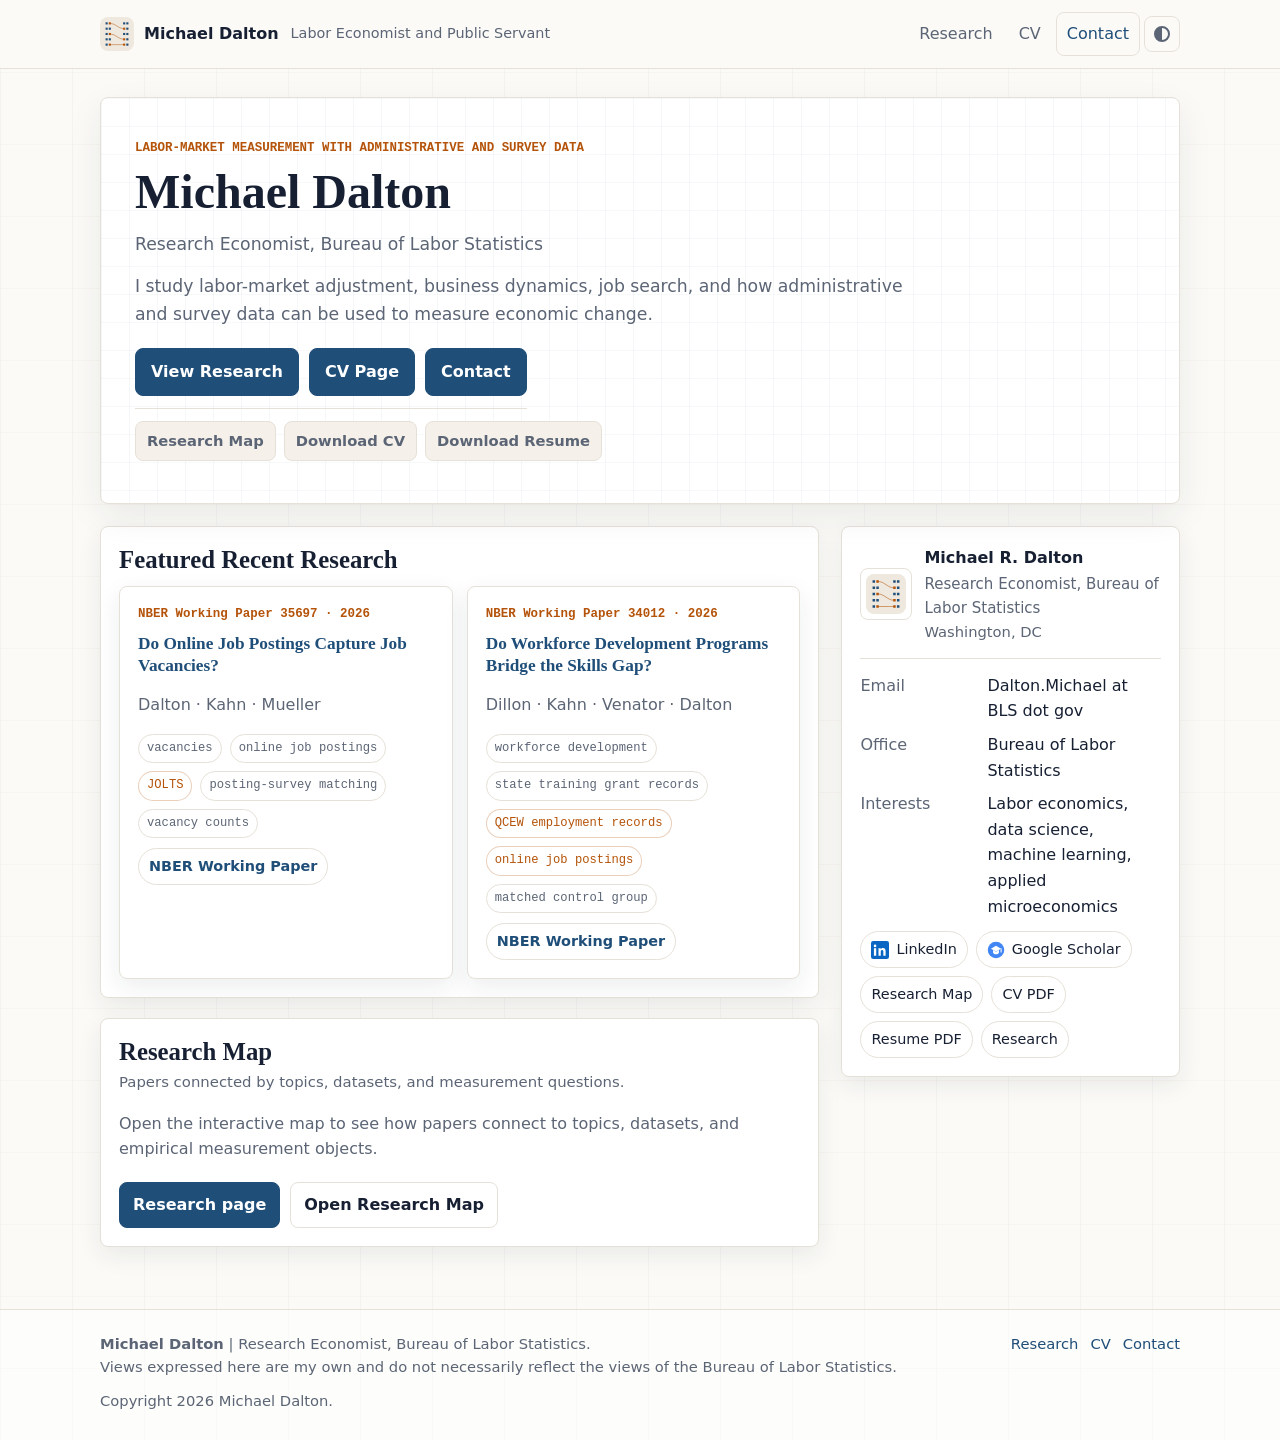
<file: index.html>
<!doctype html>
<html lang="en">
<head>
  <meta charset="utf-8">
  <meta name="viewport" content="width=device-width, initial-scale=1">
  <meta name="description" content="Michael Dalton is a research economist at the Bureau of Labor Statistics working on labor economics, data science, machine learning, and applied microeconomics.">
  <link rel="canonical" href="https://michaeldaltoneconomics.org/">
  <meta property="og:title" content="Michael Dalton | Research Economist">
  <meta property="og:description" content="Research, publications, and CV for Michael Dalton, Research Economist at the Bureau of Labor Statistics.">
  <meta property="og:type" content="website">
  <meta property="og:url" content="https://michaeldaltoneconomics.org/">
  <meta property="og:image" content="https://michaeldaltoneconomics.org/assets/img/site-mark-20260627.png">
  <meta property="og:image:alt" content="Michael Dalton data mark">
  <meta property="og:image:width" content="256">
  <meta property="og:image:height" content="256">
  <meta name="twitter:card" content="summary">
  <meta name="twitter:title" content="Michael Dalton | Research Economist">
  <meta name="twitter:description" content="Research, publications, and CV for Michael Dalton, Research Economist at the Bureau of Labor Statistics.">
  <meta name="twitter:image" content="https://michaeldaltoneconomics.org/assets/img/site-mark-20260627.png">
  <meta name="twitter:image:alt" content="Michael Dalton data mark">
  <title>Michael Dalton | Research Economist</title>
  <link rel="stylesheet" href="/assets/css/style.css">
  <link rel="icon" href="/favicon-20260627.svg" type="image/svg+xml">
  <script defer src="/assets/js/main.js"></script>
  <script type="application/ld+json">
  {
    "@context": "https://schema.org",
    "@type": "Person",
    "name": "Michael R. Dalton",
    "jobTitle": "Research Economist",
    "affiliation": {
      "@type": "Organization",
      "name": "Bureau of Labor Statistics"
    },
    "url": "https://michaeldaltoneconomics.org/",
    "sameAs": [
      "https://www.linkedin.com/in/mdaltonecon/",
      "https://scholar.google.com/citations?hl=en&user=C-mmySYAAAAJ"
    ],
    "knowsAbout": [
      "Labor Economics",
      "Data Science",
      "Machine Learning",
      "Applied Microeconomics"
    ]
  }
  </script>
</head>
<body>
<a class="skip-link" href="#content">Skip to content</a>

<header class="site-header">
  <div class="header-inner">
    <div class="brand">
      <a class="brand-link" href="/" aria-label="Michael Dalton home">
        <img class="brand-mark" src="/assets/img/data-mark-logo-20260627.svg" alt="" aria-hidden="true">
        <span class="brand-text">Michael Dalton</span>
      </a>
      <span class="subtitle">Labor Economist and Public Servant</span>
    </div>

    <nav class="nav" aria-label="Primary">
      <a href="/research/">Research</a>
      <a href="/cv/">CV</a>
      <a class="cta" href="/contact/">Contact</a>
      <button id="theme-toggle" class="theme-toggle" type="button" aria-label="Toggle color theme" title="Toggle color theme"><span class="theme-glyph" aria-hidden="true"></span></button>
    </nav>
  </div>
</header>

<main class="container" id="content">
  <section class="hero" aria-label="Page header">
    <div class="hero-inner">
      <p class="hero-kicker">Labor-market measurement with administrative and survey data</p>
      <h1>Michael Dalton</h1>
      <p class="lede">Research Economist, Bureau of Labor Statistics</p>
      <p class="lede">I study labor-market adjustment, business dynamics, job search, and how administrative and survey data can be used to measure economic change.</p>
      <div class="actions hero-actions">
        <div class="hero-action-group hero-action-group-primary" aria-label="Primary links">
          <a class="btn primary" href="/research/">View Research</a>
          <a class="btn primary" href="/cv/">CV Page</a>
          <a class="btn primary" href="/contact/">Contact</a>
        </div>
        <div class="hero-action-group hero-action-group-secondary" aria-label="Additional links">
          <a class="btn" href="/research-map/">Research Map</a>
          <a class="btn" href="/assets/docs/michael-dalton-cv.pdf">Download CV</a>
          <a class="btn" href="/assets/docs/michael-dalton-resume.pdf">Download Resume</a>
        </div>
      </div>
    </div>
  </section>

  <section class="grid" aria-label="Main content">
    <div class="home-flow">
      <section class="content-block" aria-labelledby="featured-research-title">
      <div class="section-title stacked">
        <h2 id="featured-research-title">Featured Recent Research</h2>
      </div>

      <div class="feature-grid">
        <article class="feature-card">
          <div class="feature-meta">NBER Working Paper 35697 &middot; 2026</div>
          <h3><a href="https://www.nber.org/papers/w35697" rel="noopener">Do Online Job Postings Capture Job Vacancies?</a></h3>
          <p class="byline">Dalton &middot; Kahn &middot; Mueller</p>
          <div class="entry-tags" aria-label="Selected structured metadata">
            <span class="tag">vacancies</span>
            <span class="tag">online job postings</span>
            <span class="tag accent">JOLTS</span>
            <span class="tag">posting-survey matching</span>
            <span class="tag">vacancy counts</span>
          </div>
          <a class="card-link" href="https://www.nber.org/papers/w35697" rel="noopener">NBER Working Paper</a>
        </article>
        <article class="feature-card">
          <div class="feature-meta">NBER Working Paper 34012 &middot; 2026</div>
          <h3><a href="https://www.nber.org/papers/w34012" rel="noopener">Do Workforce Development Programs Bridge the Skills Gap?</a></h3>
          <p class="byline">Dillon · Kahn · Venator · Dalton</p>
          <div class="entry-tags" aria-label="Selected structured metadata">
            <span class="tag">workforce development</span>
            <span class="tag">state training grant records</span>
            <span class="tag accent">QCEW employment records</span>
            <span class="tag accent">online job postings</span>
            <span class="tag">matched control group</span>
          </div>
          <a class="card-link" href="https://www.nber.org/papers/w34012" rel="noopener">NBER Working Paper</a>
        </article>
      </div>
      </section>

      <section class="content-block" aria-labelledby="research-map-home-title">
      <div class="section-title stacked">
        <h2 id="research-map-home-title">Research Map</h2>
        <small>Papers connected by topics, datasets, and measurement questions.</small>
      </div>
      <p>Open the interactive map to see how papers connect to topics, datasets, and empirical measurement objects.</p>
      <div class="actions">
        <a class="btn primary" href="/research/">Research page</a>
        <a class="btn" href="/research-map/">Open Research Map</a>
      </div>
      </section>

    </div>

    <aside class="card pad" aria-label="Sidebar">
      <div class="profile">
        <div class="avatar">
          <img src="/assets/img/data-mark-logo-20260627.svg" alt="" aria-hidden="true">
        </div>
        <div>
          <div class="name">Michael R. Dalton</div>
          <div class="role">Research Economist, Bureau of Labor Statistics</div>
          <div class="small">Washington, DC</div>
        </div>
      </div>

      <hr style="border: none; border-top: 1px solid var(--border); margin: 14px 0;">

      <dl class="kv">
        <dt>Email</dt><dd>Dalton.Michael at BLS dot gov</dd>
        <dt>Office</dt><dd>Bureau of Labor Statistics</dd>
        <dt>Interests</dt><dd>Labor economics, data science, machine learning, applied microeconomics</dd>
      </dl>

      <div class="social" aria-label="Profiles and documents">
        <a class="social-logo-link" href="https://www.linkedin.com/in/mdaltonecon/" rel="noopener">
          <img class="social-icon" src="/assets/img/linkedin.svg" width="18" height="18" alt="" aria-hidden="true">
          <span>LinkedIn</span>
        </a>
        <a class="social-logo-link" href="https://scholar.google.com/citations?hl=en&amp;user=C-mmySYAAAAJ" rel="noopener">
          <img class="social-icon" src="/assets/img/google-scholar.svg" width="18" height="18" alt="" aria-hidden="true">
          <span>Google Scholar</span>
        </a>
        <a href="/research-map/">Research Map</a>
        <a href="/assets/docs/michael-dalton-cv.pdf">CV PDF</a>
        <a href="/assets/docs/michael-dalton-resume.pdf">Resume PDF</a>
        <a href="/research/">Research</a>
      </div>
    </aside>
  </section>
</main>

<footer>
  <div class="footer-inner">
    <div class="small">
      <strong>Michael Dalton</strong> | Research Economist, Bureau of Labor Statistics.<br>
      Views expressed here are my own and do not necessarily reflect the views of the Bureau of Labor Statistics.
    </div>
    <div class="footer-links small">
      <a href="/research/">Research</a>
      <a href="/cv/">CV</a>
      <a href="/contact/">Contact</a>
    </div>
    <div class="small">Copyright <span id="year">2026</span> Michael Dalton.</div>
  </div>
</footer>

<script>
  document.getElementById("year").textContent = new Date().getFullYear();
</script>
</body>
</html>
</file>
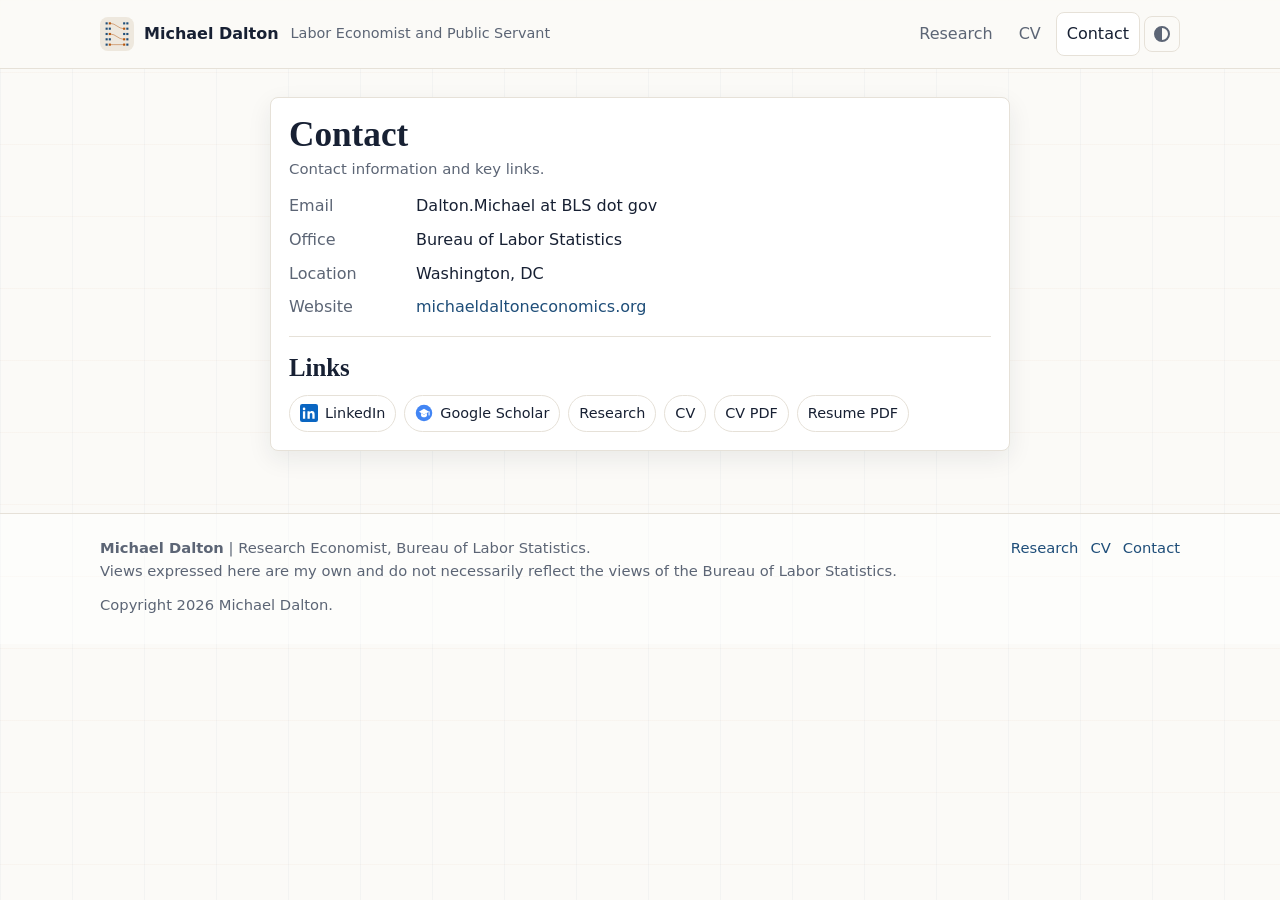
<file: contact/index.html>
<!doctype html>
<html lang="en">
<head>
  <meta charset="utf-8">
  <meta name="viewport" content="width=device-width, initial-scale=1">
  <meta name="description" content="Contact information for Michael Dalton, Research Economist at the Bureau of Labor Statistics.">
  <link rel="canonical" href="https://michaeldaltoneconomics.org/contact/">
  <meta property="og:title" content="Contact | Michael Dalton">
  <meta property="og:description" content="Contact information and links for Michael Dalton.">
  <meta property="og:type" content="website">
  <meta property="og:url" content="https://michaeldaltoneconomics.org/contact/">
  <meta property="og:image" content="https://michaeldaltoneconomics.org/assets/img/site-mark-20260627.png">
  <meta property="og:image:alt" content="Michael Dalton data mark">
  <meta property="og:image:width" content="256">
  <meta property="og:image:height" content="256">
  <meta name="twitter:card" content="summary">
  <meta name="twitter:title" content="Contact | Michael Dalton">
  <meta name="twitter:description" content="Contact information and links for Michael Dalton.">
  <meta name="twitter:image" content="https://michaeldaltoneconomics.org/assets/img/site-mark-20260627.png">
  <meta name="twitter:image:alt" content="Michael Dalton data mark">
  <title>Contact | Michael Dalton</title>
  <link rel="stylesheet" href="/assets/css/style.css">
  <link rel="icon" href="/favicon-20260627.svg" type="image/svg+xml">
  <script defer src="/assets/js/main.js"></script>
</head>
<body>
<a class="skip-link" href="#content">Skip to content</a>

<header class="site-header">
  <div class="header-inner">
    <div class="brand">
      <a class="brand-link" href="/" aria-label="Michael Dalton home">
        <img class="brand-mark" src="/assets/img/data-mark-logo-20260627.svg" alt="" aria-hidden="true">
        <span class="brand-text">Michael Dalton</span>
      </a>
      <span class="subtitle">Labor Economist and Public Servant</span>
    </div>

    <nav class="nav" aria-label="Primary">
      <a href="/research/">Research</a>
      <a href="/cv/">CV</a>
      <a class="cta" href="/contact/">Contact</a>
      <button id="theme-toggle" class="theme-toggle" type="button" aria-label="Toggle color theme" title="Toggle color theme"><span class="theme-glyph" aria-hidden="true"></span></button>
    </nav>
  </div>
</header>

<main class="container contact-container" id="content">
  <section class="content-block contact-card" aria-labelledby="contact-details-title">
      <div class="section-title stacked">
        <h1 id="contact-details-title">Contact</h1>
        <small>Contact information and key links.</small>
      </div>

      <dl class="kv">
        <dt>Email</dt><dd>Dalton.Michael at BLS dot gov</dd>
        <dt>Office</dt><dd>Bureau of Labor Statistics</dd>
        <dt>Location</dt><dd>Washington, DC</dd>
        <dt>Website</dt><dd><a href="https://michaeldaltoneconomics.org/">michaeldaltoneconomics.org</a></dd>
      </dl>

      <hr>

      <div class="section-title stacked">
        <h2>Links</h2>
      </div>

      <div class="social" aria-label="External and site links">
        <a class="social-logo-link" href="https://www.linkedin.com/in/mdaltonecon/" rel="noopener">
          <img class="social-icon" src="/assets/img/linkedin.svg" width="18" height="18" alt="" aria-hidden="true">
          <span>LinkedIn</span>
        </a>
        <a class="social-logo-link" href="https://scholar.google.com/citations?hl=en&amp;user=C-mmySYAAAAJ" rel="noopener">
          <img class="social-icon" src="/assets/img/google-scholar.svg" width="18" height="18" alt="" aria-hidden="true">
          <span>Google Scholar</span>
        </a>
        <a href="/research/">Research</a>
        <a href="/cv/">CV</a>
        <a href="/assets/docs/michael-dalton-cv.pdf">CV PDF</a>
        <a href="/assets/docs/michael-dalton-resume.pdf">Resume PDF</a>
      </div>
  </section>
</main>

<footer>
  <div class="footer-inner">
    <div class="small">
      <strong>Michael Dalton</strong> | Research Economist, Bureau of Labor Statistics.<br>
      Views expressed here are my own and do not necessarily reflect the views of the Bureau of Labor Statistics.
    </div>
    <div class="footer-links small">
      <a href="/research/">Research</a>
      <a href="/cv/">CV</a>
      <a href="/contact/">Contact</a>
    </div>
    <div class="small">Copyright <span id="year">2026</span> Michael Dalton.</div>
  </div>
</footer>

<script>
  document.getElementById("year").textContent = new Date().getFullYear();
</script>
</body>
</html>
</file>
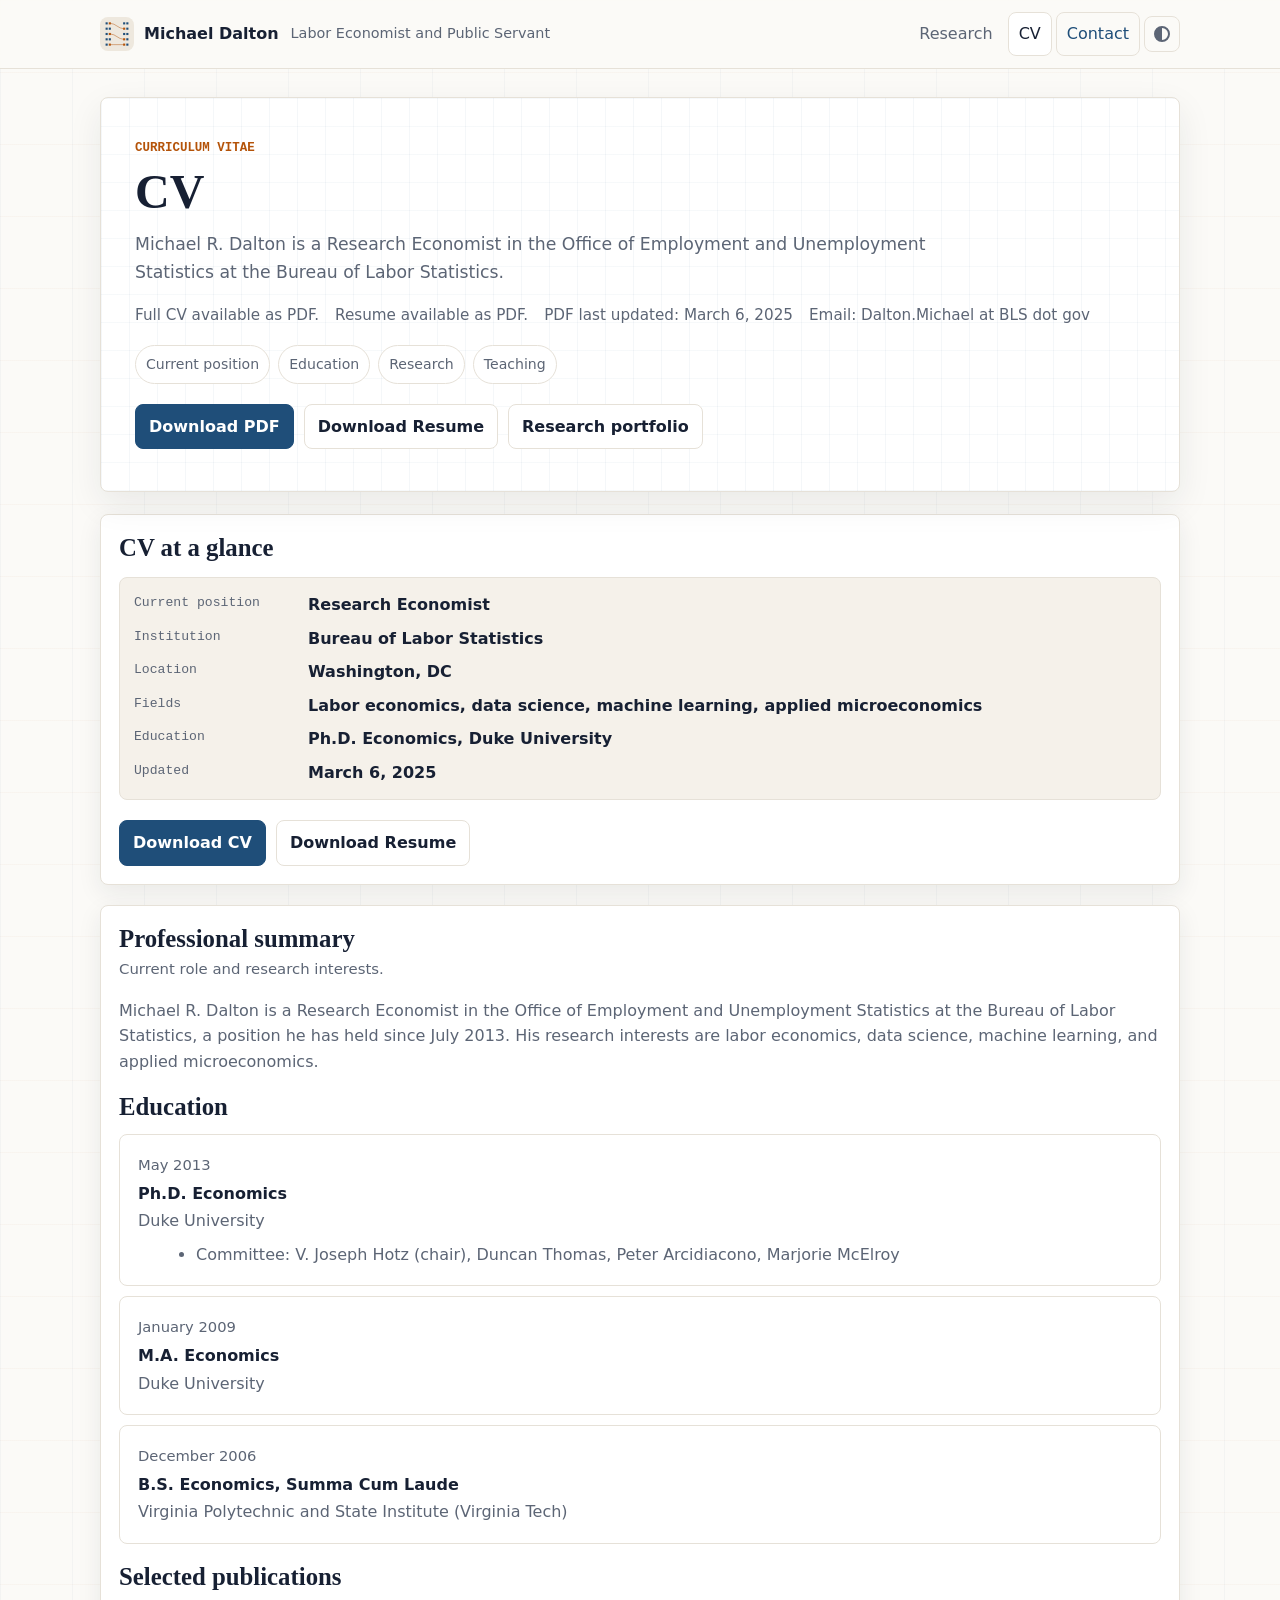
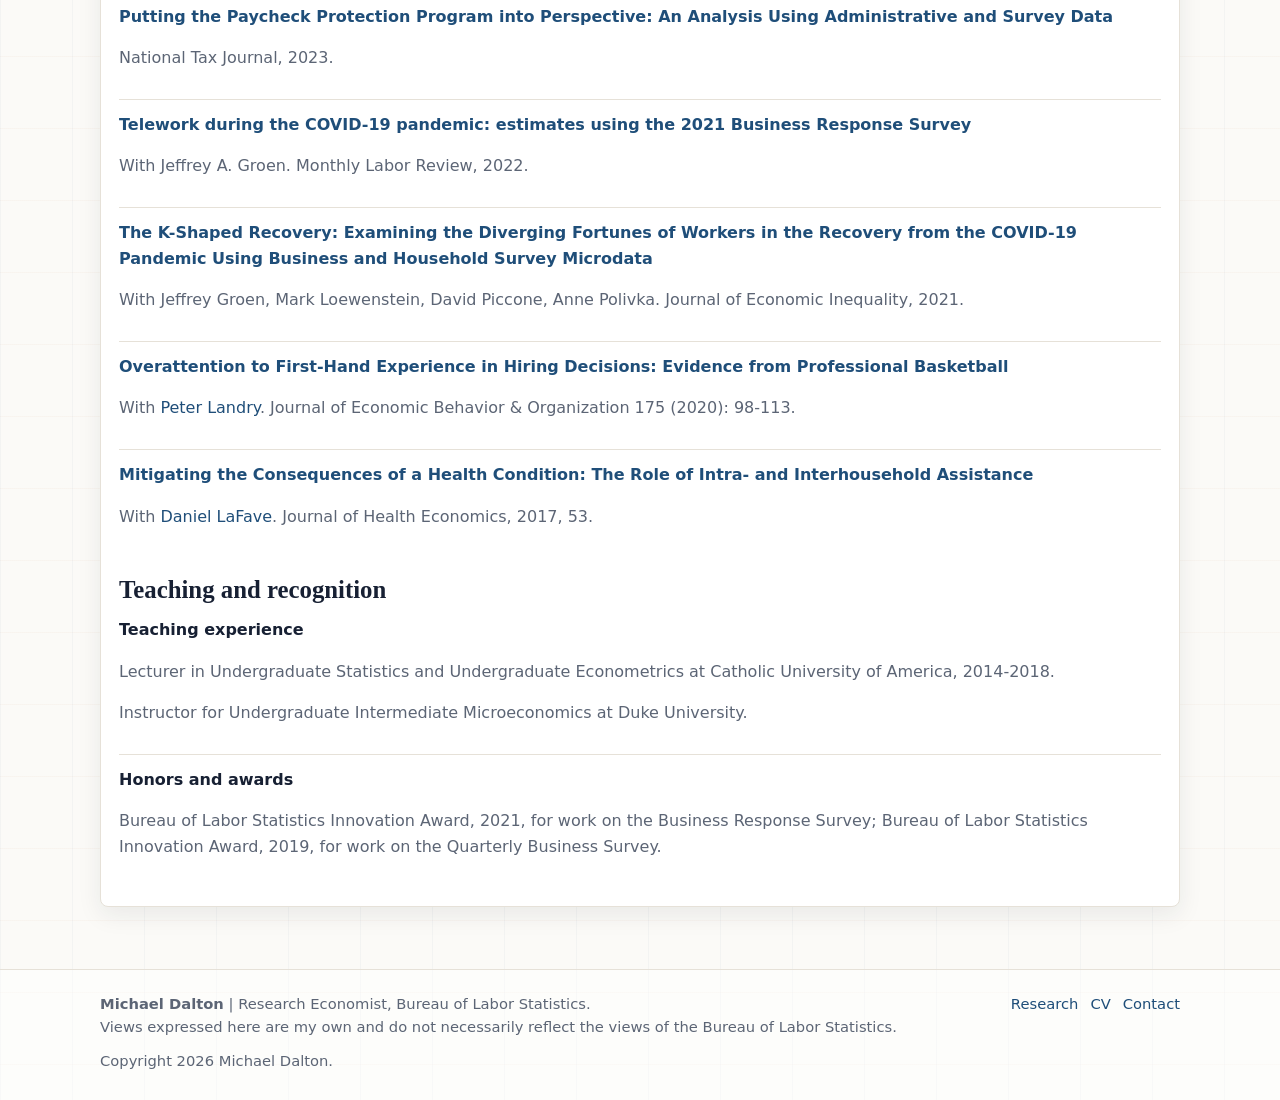
<file: cv/index.html>
<!doctype html>
<html lang="en">
<head>
  <meta charset="utf-8">
  <meta name="viewport" content="width=device-width, initial-scale=1">
  <meta name="description" content="Curriculum vitae for Michael R. Dalton, Research Economist at the Bureau of Labor Statistics.">
  <link rel="canonical" href="https://michaeldaltoneconomics.org/cv/">
  <meta property="og:title" content="CV | Michael Dalton">
  <meta property="og:description" content="Download Michael R. Dalton's CV and view a short professional summary.">
  <meta property="og:type" content="website">
  <meta property="og:url" content="https://michaeldaltoneconomics.org/cv/">
  <meta property="og:image" content="https://michaeldaltoneconomics.org/assets/img/site-mark-20260627.png">
  <meta property="og:image:alt" content="Michael Dalton data mark">
  <meta property="og:image:width" content="256">
  <meta property="og:image:height" content="256">
  <meta name="twitter:card" content="summary">
  <meta name="twitter:title" content="CV | Michael Dalton">
  <meta name="twitter:description" content="Download Michael R. Dalton's CV and view a short professional summary.">
  <meta name="twitter:image" content="https://michaeldaltoneconomics.org/assets/img/site-mark-20260627.png">
  <meta name="twitter:image:alt" content="Michael Dalton data mark">
  <title>CV | Michael Dalton</title>
  <link rel="stylesheet" href="/assets/css/style.css">
  <link rel="icon" href="/favicon-20260627.svg" type="image/svg+xml">
  <script defer src="/assets/js/main.js"></script>
</head>
<body>
<a class="skip-link" href="#content">Skip to content</a>

<header class="site-header">
  <div class="header-inner">
    <div class="brand">
      <a class="brand-link" href="/" aria-label="Michael Dalton home">
        <img class="brand-mark" src="/assets/img/data-mark-logo-20260627.svg" alt="" aria-hidden="true">
        <span class="brand-text">Michael Dalton</span>
      </a>
      <span class="subtitle">Labor Economist and Public Servant</span>
    </div>

    <nav class="nav" aria-label="Primary">
      <a href="/research/">Research</a>
      <a href="/cv/">CV</a>
      <a class="cta" href="/contact/">Contact</a>
      <button id="theme-toggle" class="theme-toggle" type="button" aria-label="Toggle color theme" title="Toggle color theme"><span class="theme-glyph" aria-hidden="true"></span></button>
    </nav>
  </div>
</header>

<main class="container" id="content">
  <section class="hero" aria-label="Page header">
    <div class="hero-inner">
      <p class="hero-kicker">Curriculum vitae</p>
      <h1>CV</h1>
      <p class="lede">Michael R. Dalton is a Research Economist in the Office of Employment and Unemployment Statistics at the Bureau of Labor Statistics.</p>
      <div class="meta">
        <div>Full CV available as PDF.</div>
        <div>Resume available as PDF.</div>
        <div>PDF last updated: March 6, 2025</div>
        <div>Email: Dalton.Michael at BLS dot gov</div>
      </div>
      <div class="pills">
        <a class="pill" href="#current-position">Current position</a>
        <a class="pill" href="#education">Education</a>
        <a class="pill" href="#research">Research</a>
        <a class="pill" href="#teaching">Teaching</a>
      </div>
      <div class="actions">
        <a class="btn primary" href="/assets/docs/michael-dalton-cv.pdf">Download PDF</a>
        <a class="btn" href="/assets/docs/michael-dalton-resume.pdf">Download Resume</a>
        <a class="btn" href="/research/">Research portfolio</a>
      </div>
    </div>
  </section>

  <section class="cv-page" aria-label="CV content">
    <div class="cv-flow">
      <section class="content-block cv-at-glance" id="current-position" aria-labelledby="cv-glance-title">
        <div class="section-title stacked">
          <h2 id="cv-glance-title">CV at a glance</h2>
        </div>

        <dl class="summary-facts cv-facts">
          <dt>Current position</dt>
          <dd>Research Economist</dd>
          <dt>Institution</dt>
          <dd>Bureau of Labor Statistics</dd>
          <dt>Location</dt>
          <dd>Washington, DC</dd>
          <dt>Fields</dt>
          <dd>Labor economics, data science, machine learning, applied microeconomics</dd>
          <dt>Education</dt>
          <dd>Ph.D. Economics, Duke University</dd>
          <dt>Updated</dt>
          <dd>March 6, 2025</dd>
        </dl>

        <div class="actions">
          <a class="btn primary" href="/assets/docs/michael-dalton-cv.pdf">Download CV</a>
          <a class="btn" href="/assets/docs/michael-dalton-resume.pdf">Download Resume</a>
        </div>
      </section>

      <section class="content-block" aria-labelledby="professional-summary-title">
      <div class="section-title stacked">
        <h2 id="professional-summary-title">Professional summary</h2>
        <small>Current role and research interests.</small>
      </div>

      <p>Michael R. Dalton is a Research Economist in the Office of Employment and Unemployment Statistics at the Bureau of Labor Statistics, a position he has held since July 2013. His research interests are labor economics, data science, machine learning, and applied microeconomics.</p>

      <div class="section-title stacked" id="education" style="margin-top: 18px;">
        <h2>Education</h2>
      </div>

      <div class="timeline" role="list">
        <div class="item" role="listitem">
          <div class="when">May 2013</div>
          <div class="what">Ph.D. Economics</div>
          <div class="where">Duke University</div>
          <ul class="bullets">
            <li>Committee: V. Joseph Hotz (chair), Duncan Thomas, Peter Arcidiacono, Marjorie McElroy</li>
          </ul>
        </div>
        <div class="item" role="listitem">
          <div class="when">January 2009</div>
          <div class="what">M.A. Economics</div>
          <div class="where">Duke University</div>
        </div>
        <div class="item" role="listitem">
          <div class="when">December 2006</div>
          <div class="what">B.S. Economics, Summa Cum Laude</div>
          <div class="where">Virginia Polytechnic and State Institute (Virginia Tech)</div>
        </div>
      </div>

      <div class="section-title stacked" id="research" style="margin-top: 18px;">
        <h2>Selected publications</h2>
      </div>

      <ul class="list">
        <li>
          <strong><a href="/research/#ppp">Putting the Paycheck Protection Program into Perspective: An Analysis Using Administrative and Survey Data</a></strong>
          <p>National Tax Journal, 2023.</p>
        </li>
        <li>
          <strong><a href="/research/#telework-brs">Telework during the COVID-19 pandemic: estimates using the 2021 Business Response Survey</a></strong>
          <p>With Jeffrey A. Groen. Monthly Labor Review, 2022.</p>
        </li>
        <li>
          <strong><a href="/research/#k-shaped">The K-Shaped Recovery: Examining the Diverging Fortunes of Workers in the Recovery from the COVID-19 Pandemic Using Business and Household Survey Microdata</a></strong>
          <p>With Jeffrey Groen, Mark Loewenstein, David Piccone, Anne Polivka. Journal of Economic Inequality, 2021.</p>
        </li>
        <li>
          <strong><a href="/research/#basketball">Overattention to First-Hand Experience in Hiring Decisions: Evidence from Professional Basketball</a></strong>
          <p>With <a href="https://sites.google.com/site/peterlandryecon/home" rel="noopener">Peter Landry</a>. Journal of Economic Behavior &amp; Organization 175 (2020): 98-113.</p>
        </li>
        <li>
          <strong><a href="/research/#health-condition">Mitigating the Consequences of a Health Condition: The Role of Intra- and Interhousehold Assistance</a></strong>
          <p>With <a href="https://web.colby.edu/drlafave/" rel="noopener">Daniel LaFave</a>. Journal of Health Economics, 2017, 53.</p>
        </li>
      </ul>

      <div class="section-title stacked" id="teaching" style="margin-top: 18px;">
        <h2>Teaching and recognition</h2>
      </div>

      <ul class="list">
        <li>
          <strong>Teaching experience</strong>
          <p>Lecturer in Undergraduate Statistics and Undergraduate Econometrics at Catholic University of America, 2014-2018.</p>
          <p>Instructor for Undergraduate Intermediate Microeconomics at Duke University.</p>
        </li>
        <li>
          <strong>Honors and awards</strong>
          <p>Bureau of Labor Statistics Innovation Award, 2021, for work on the Business Response Survey; Bureau of Labor Statistics Innovation Award, 2019, for work on the Quarterly Business Survey.</p>
        </li>
      </ul>
      </section>
    </div>

  </section>
</main>

<footer>
  <div class="footer-inner">
    <div class="small">
      <strong>Michael Dalton</strong> | Research Economist, Bureau of Labor Statistics.<br>
      Views expressed here are my own and do not necessarily reflect the views of the Bureau of Labor Statistics.
    </div>
    <div class="footer-links small">
      <a href="/research/">Research</a>
      <a href="/cv/">CV</a>
      <a href="/contact/">Contact</a>
    </div>
    <div class="small">Copyright <span id="year">2026</span> Michael Dalton.</div>
  </div>
</footer>

<script>
  document.getElementById("year").textContent = new Date().getFullYear();
</script>
</body>
</html>
</file>
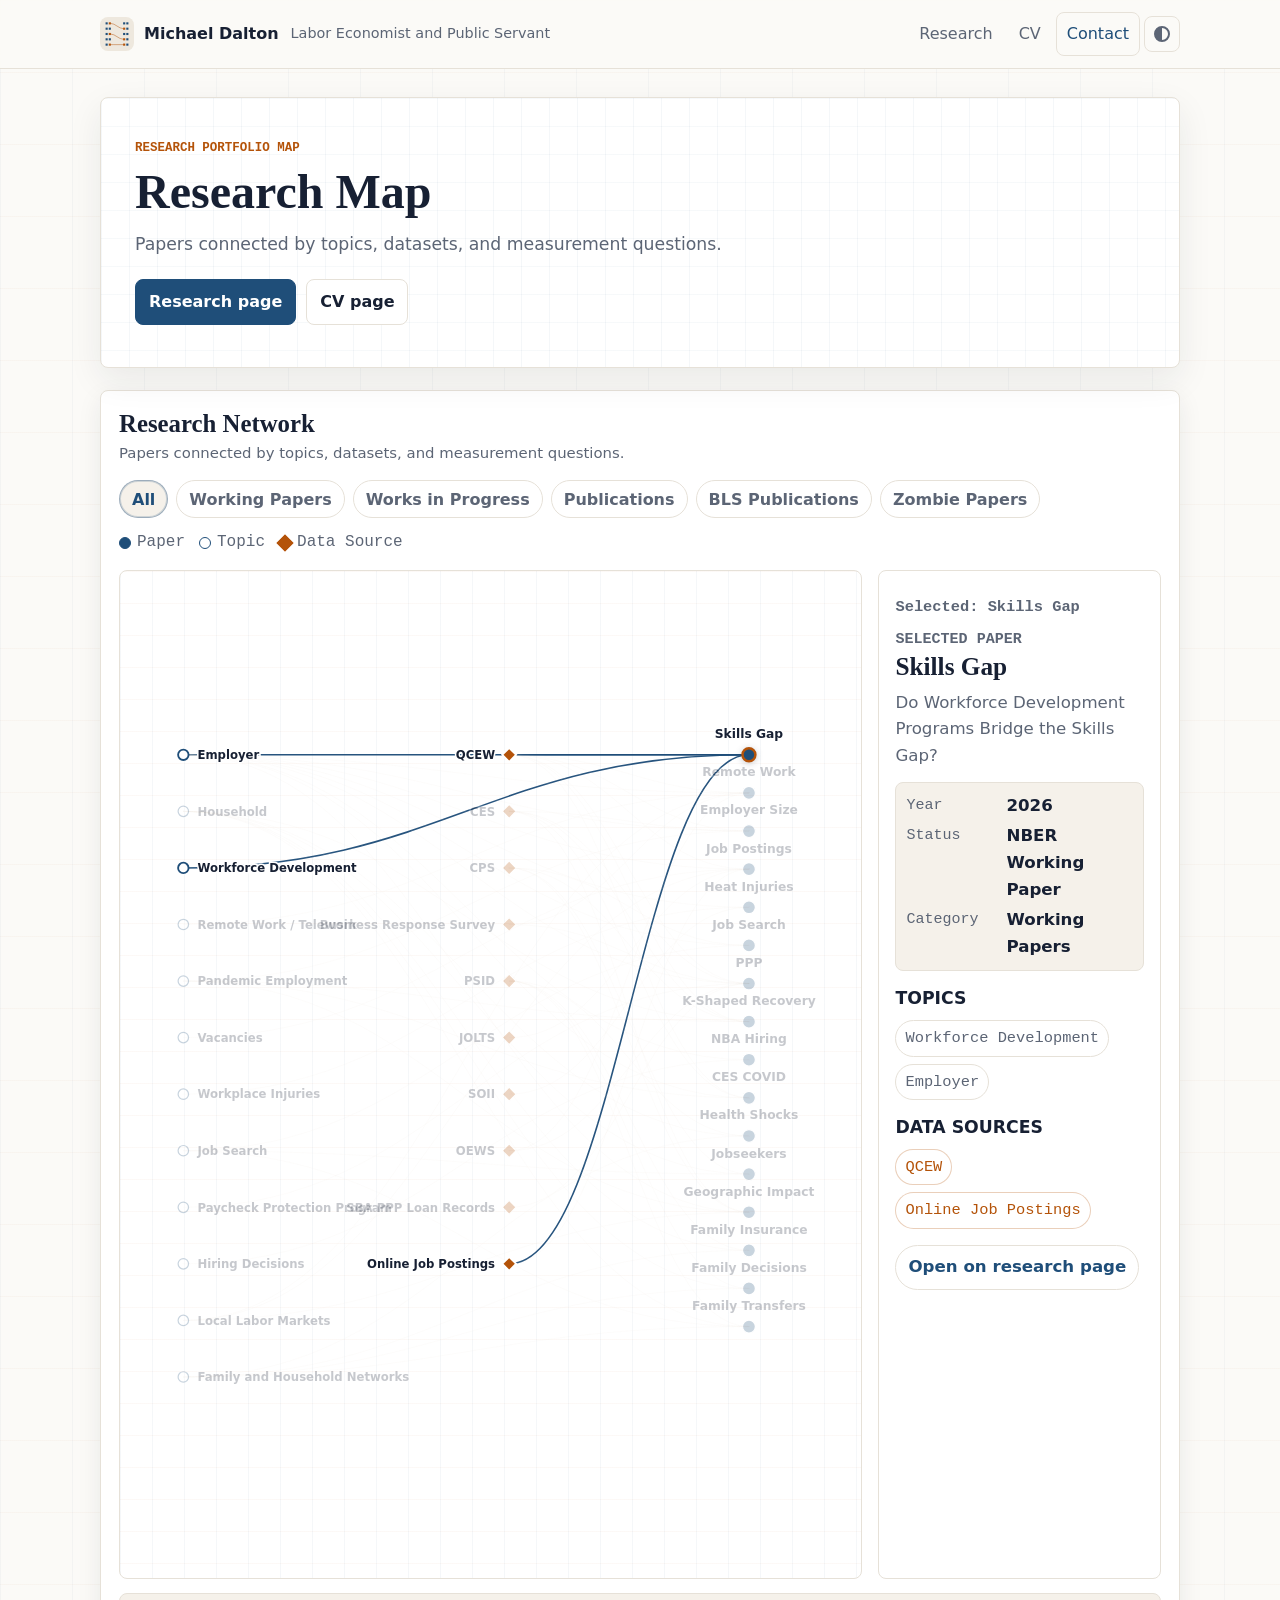
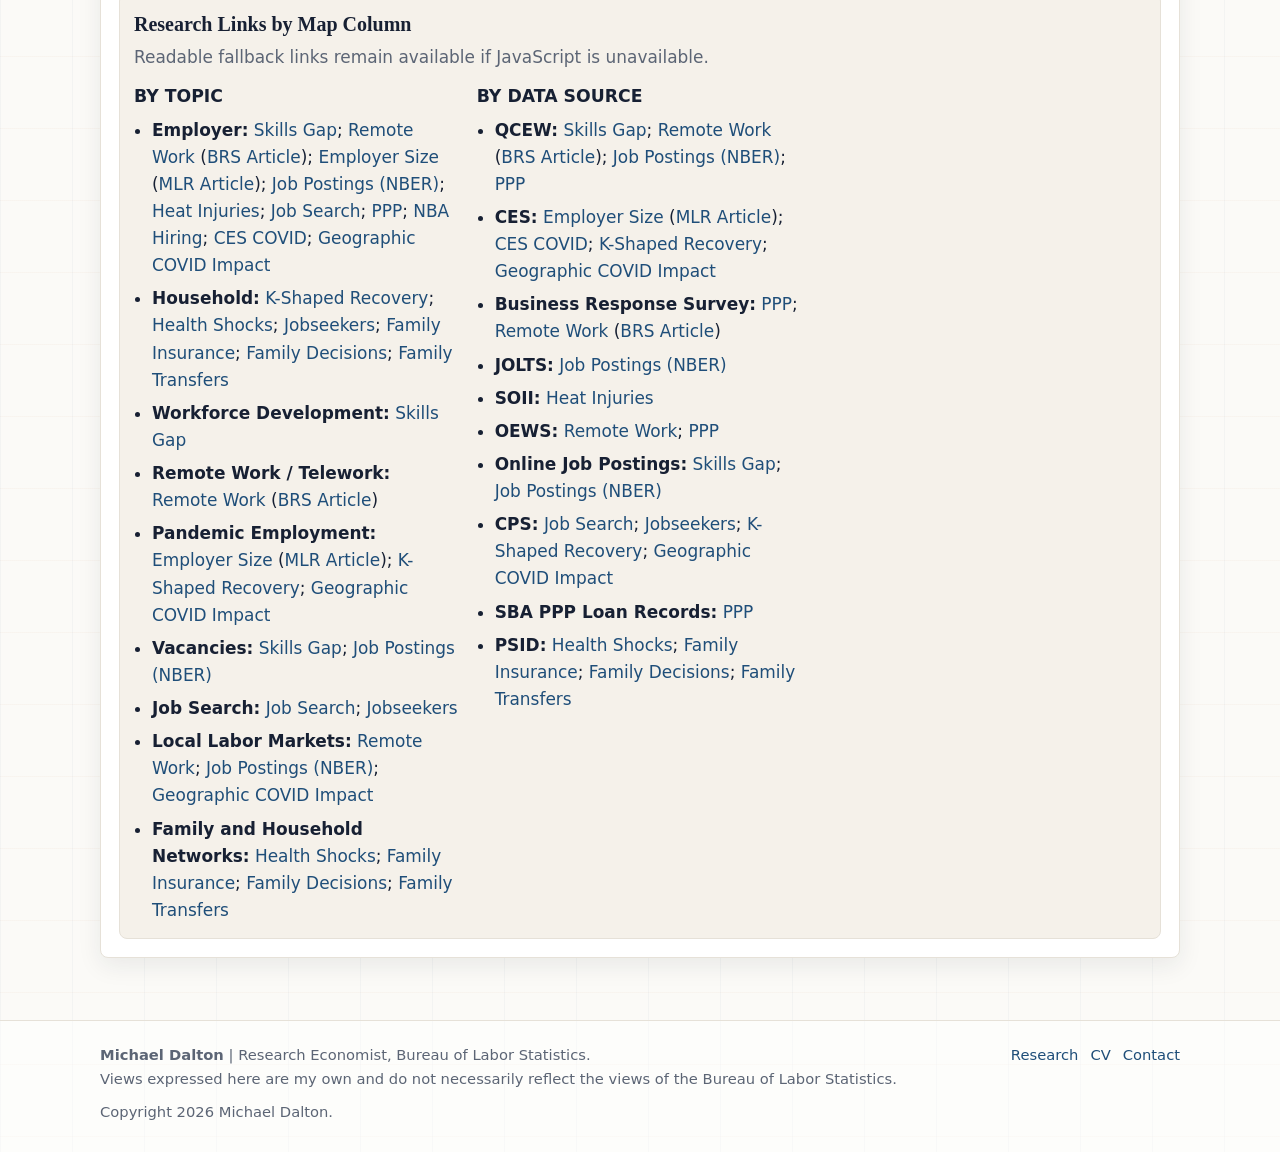
<file: research-map/index.html>
<!doctype html>
<html lang="en">
<head>
  <meta charset="utf-8">
  <meta name="viewport" content="width=device-width, initial-scale=1">
  <meta name="description" content="Interactive research map connecting Michael Dalton's papers to topics, datasets, and measurement questions.">
  <link rel="canonical" href="https://michaeldaltoneconomics.org/research-map/">
  <meta property="og:title" content="Research Map | Michael Dalton">
  <meta property="og:description" content="Papers connected by topics, datasets, and measurement questions.">
  <meta property="og:type" content="website">
  <meta property="og:url" content="https://michaeldaltoneconomics.org/research-map/">
  <meta property="og:image" content="https://michaeldaltoneconomics.org/assets/img/site-mark-20260627.png">
  <meta property="og:image:alt" content="Michael Dalton data mark">
  <meta property="og:image:width" content="256">
  <meta property="og:image:height" content="256">
  <meta name="twitter:card" content="summary">
  <meta name="twitter:title" content="Research Map | Michael Dalton">
  <meta name="twitter:description" content="Papers connected by topics, datasets, and measurement questions.">
  <meta name="twitter:image" content="https://michaeldaltoneconomics.org/assets/img/site-mark-20260627.png">
  <meta name="twitter:image:alt" content="Michael Dalton data mark">
  <title>Research Map | Michael Dalton</title>
  <link rel="stylesheet" href="/assets/css/style.css">
  <link rel="icon" href="/favicon-20260627.svg" type="image/svg+xml">
  <script defer src="/assets/js/main.js"></script>
  <script defer src="/assets/js/research-network.js"></script>
</head>
<body>
<a class="skip-link" href="#content">Skip to content</a>

<header class="site-header">
  <div class="header-inner">
    <div class="brand">
      <a class="brand-link" href="/" aria-label="Michael Dalton home">
        <img class="brand-mark" src="/assets/img/data-mark-logo-20260627.svg" alt="" aria-hidden="true">
        <span class="brand-text">Michael Dalton</span>
      </a>
      <span class="subtitle">Labor Economist and Public Servant</span>
    </div>

    <nav class="nav" aria-label="Primary">
      <a href="/research/">Research</a>
      <a href="/cv/">CV</a>
      <a class="cta" href="/contact/">Contact</a>
      <button id="theme-toggle" class="theme-toggle" type="button" aria-label="Toggle color theme" title="Toggle color theme"><span class="theme-glyph" aria-hidden="true"></span></button>
    </nav>
  </div>
</header>

<main class="container" id="content">
  <section class="hero" aria-label="Page header">
    <div class="hero-inner">
      <p class="hero-kicker">Research portfolio map</p>
      <h1>Research Map</h1>
      <p class="lede">Papers connected by topics, datasets, and measurement questions.</p>
      <div class="actions">
        <a class="btn primary" href="/research/">Research page</a>
        <a class="btn" href="/cv/">CV page</a>
      </div>
    </div>
  </section>

  <section class="research-network content-block" id="research-network" data-research-network data-network-src="/assets/data/research-network.json" aria-labelledby="research-network-title">
    <div class="section-title stacked">
      <h2 id="research-network-title">Research Network</h2>
      <small>Papers connected by topics, datasets, and measurement questions.</small>
    </div>

    <div class="network-filter" data-network-filters role="toolbar" aria-label="Filter research network by category">
      <button class="network-filter-button is-active" type="button" data-filter="All" aria-pressed="true">All</button>
      <button class="network-filter-button" type="button" data-filter="Working Papers" aria-pressed="false">Working Papers</button>
      <button class="network-filter-button" type="button" data-filter="Works in Progress" aria-pressed="false">Works in Progress</button>
      <button class="network-filter-button" type="button" data-filter="Publications" aria-pressed="false">Publications</button>
      <button class="network-filter-button" type="button" data-filter="BLS Publications" aria-pressed="false">BLS Publications</button>
      <button class="network-filter-button" type="button" data-filter="Zombie Papers" aria-pressed="false">Zombie Papers</button>
    </div>

    <div class="network-legend" aria-label="Research map node types">
      <span class="network-legend-item"><span class="network-legend-symbol network-legend-paper" aria-hidden="true"></span>Paper</span>
      <span class="network-legend-item"><span class="network-legend-symbol network-legend-topic" aria-hidden="true"></span>Topic</span>
      <span class="network-legend-item"><span class="network-legend-symbol network-legend-data" aria-hidden="true"></span>Data Source</span>
    </div>

    <div class="network-shell">
      <div class="network-canvas" role="group" aria-label="Interactive research network. Use Tab to move between nodes; Enter or Space selects a node.">
        <svg data-network-svg viewBox="0 0 1180 1180" role="img" aria-labelledby="network-svg-title network-svg-desc" focusable="false">
          <title id="network-svg-title">Research Network</title>
          <desc id="network-svg-desc">Papers are connected to key topics and data sources.</desc>
        </svg>
      </div>

      <aside class="network-panel" data-network-panel aria-live="polite" aria-label="Selected network item">
        <p class="network-eyebrow">Selected node</p>
        <h3>Network details</h3>
        <p>Select a node after the local graph loads, or use the fallback research links below.</p>
      </aside>
    </div>

    <div class="network-fallback" data-network-fallback>
      <h3>Research Links by Map Column</h3>
      <p>Readable fallback links remain available if JavaScript is unavailable.</p>
      <div class="network-fallback-grid">
        <section aria-label="Research links by topic">
          <h4>By Topic</h4>
          <ul>
            <li><strong>Employer:</strong> <a href="/research/#workforce-development">Skills Gap</a>; <a href="/research/#remote-work">Remote Work</a> (<a href="/research/#telework-brs">BRS Article</a>); <a href="/research/#employer-size-update">Employer Size</a> (<a href="/research/#employer-size-mlr">MLR Article</a>); <a href="https://www.nber.org/papers/w35697" rel="noopener">Job Postings (NBER)</a>; <a href="/research/#heat-injuries">Heat Injuries</a>; <a href="/research/#job-search-evolution">Job Search</a>; <a href="/research/#ppp">PPP</a>; <a href="/research/#basketball">NBA Hiring</a>; <a href="/research/#ces-covid-econ">CES COVID</a>; <a href="/research/#geographic-impact">Geographic COVID Impact</a></li>
            <li><strong>Household:</strong> <a href="/research/#k-shaped">K-Shaped Recovery</a>; <a href="/research/#health-condition">Health Shocks</a>; <a href="/research/#jobseekers">Jobseekers</a>; <a href="/research/#informal-family-insurance">Family Insurance</a>; <a href="/research/#family-decision-making">Family Decisions</a>; <a href="/research/#family-transfers">Family Transfers</a></li>
            <li><strong>Workforce Development:</strong> <a href="/research/#workforce-development">Skills Gap</a></li>
            <li><strong>Remote Work / Telework:</strong> <a href="/research/#remote-work">Remote Work</a> (<a href="/research/#telework-brs">BRS Article</a>)</li>
            <li><strong>Pandemic Employment:</strong> <a href="/research/#employer-size-update">Employer Size</a> (<a href="/research/#employer-size-mlr">MLR Article</a>); <a href="/research/#k-shaped">K-Shaped Recovery</a>; <a href="/research/#geographic-impact">Geographic COVID Impact</a></li>
            <li><strong>Vacancies:</strong> <a href="/research/#workforce-development">Skills Gap</a>; <a href="https://www.nber.org/papers/w35697" rel="noopener">Job Postings (NBER)</a></li>
            <li><strong>Job Search:</strong> <a href="/research/#job-search-evolution">Job Search</a>; <a href="/research/#jobseekers">Jobseekers</a></li>
            <li><strong>Local Labor Markets:</strong> <a href="/research/#remote-work">Remote Work</a>; <a href="https://www.nber.org/papers/w35697" rel="noopener">Job Postings (NBER)</a>; <a href="/research/#geographic-impact">Geographic COVID Impact</a></li>
            <li><strong>Family and Household Networks:</strong> <a href="/research/#health-condition">Health Shocks</a>; <a href="/research/#informal-family-insurance">Family Insurance</a>; <a href="/research/#family-decision-making">Family Decisions</a>; <a href="/research/#family-transfers">Family Transfers</a></li>
          </ul>
        </section>
        <section aria-label="Research links by data source">
          <h4>By Data Source</h4>
          <ul>
            <li><strong>QCEW:</strong> <a href="/research/#workforce-development">Skills Gap</a>; <a href="/research/#remote-work">Remote Work</a> (<a href="/research/#telework-brs">BRS Article</a>); <a href="https://www.nber.org/papers/w35697" rel="noopener">Job Postings (NBER)</a>; <a href="/research/#ppp">PPP</a></li>
            <li><strong>CES:</strong> <a href="/research/#employer-size-update">Employer Size</a> (<a href="/research/#employer-size-mlr">MLR Article</a>); <a href="/research/#ces-covid-econ">CES COVID</a>; <a href="/research/#k-shaped">K-Shaped Recovery</a>; <a href="/research/#geographic-impact">Geographic COVID Impact</a></li>
            <li><strong>Business Response Survey:</strong> <a href="/research/#ppp">PPP</a>; <a href="/research/#remote-work">Remote Work</a> (<a href="/research/#telework-brs">BRS Article</a>)</li>
            <li><strong>JOLTS:</strong> <a href="https://www.nber.org/papers/w35697" rel="noopener">Job Postings (NBER)</a></li>
            <li><strong>SOII:</strong> <a href="/research/#heat-injuries">Heat Injuries</a></li>
            <li><strong>OEWS:</strong> <a href="/research/#remote-work">Remote Work</a>; <a href="/research/#ppp">PPP</a></li>
            <li><strong>Online Job Postings:</strong> <a href="/research/#workforce-development">Skills Gap</a>; <a href="https://www.nber.org/papers/w35697" rel="noopener">Job Postings (NBER)</a></li>
            <li><strong>CPS:</strong> <a href="/research/#job-search-evolution">Job Search</a>; <a href="/research/#jobseekers">Jobseekers</a>; <a href="/research/#k-shaped">K-Shaped Recovery</a>; <a href="/research/#geographic-impact">Geographic COVID Impact</a></li>
            <li><strong>SBA PPP Loan Records:</strong> <a href="/research/#ppp">PPP</a></li>
            <li><strong>PSID:</strong> <a href="/research/#health-condition">Health Shocks</a>; <a href="/research/#informal-family-insurance">Family Insurance</a>; <a href="/research/#family-decision-making">Family Decisions</a>; <a href="/research/#family-transfers">Family Transfers</a></li>
          </ul>
        </section>
      </div>
      <noscript><p>The interactive graph uses local JavaScript; the research links above provide the same core navigation.</p></noscript>
    </div>
  </section>
</main>

<footer>
  <div class="footer-inner">
    <div class="small">
      <strong>Michael Dalton</strong> | Research Economist, Bureau of Labor Statistics.<br>
      Views expressed here are my own and do not necessarily reflect the views of the Bureau of Labor Statistics.
    </div>
    <div class="footer-links small">
      <a href="/research/">Research</a>
      <a href="/cv/">CV</a>
      <a href="/contact/">Contact</a>
    </div>
    <div class="small">Copyright <span id="year">2026</span> Michael Dalton.</div>
  </div>
</footer>

<script>
  document.getElementById("year").textContent = new Date().getFullYear();
</script>
</body>
</html>
</file>
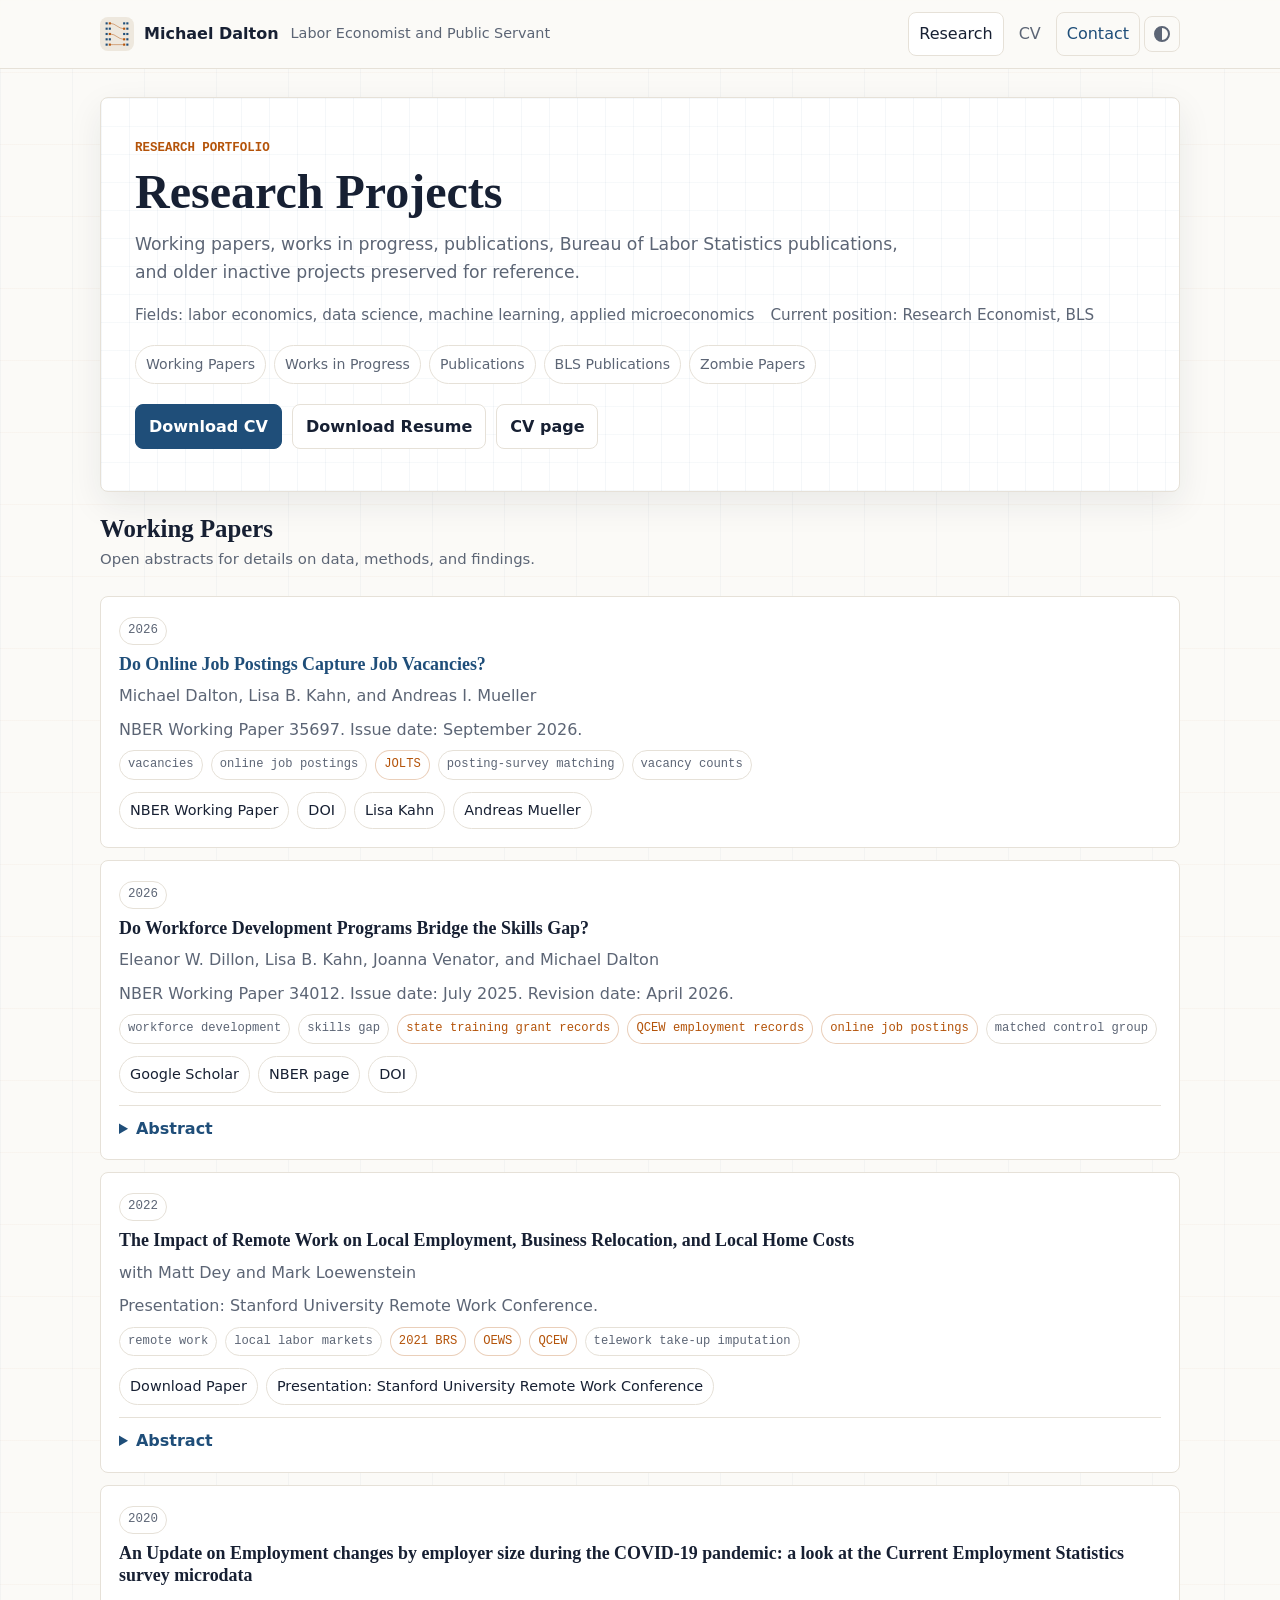
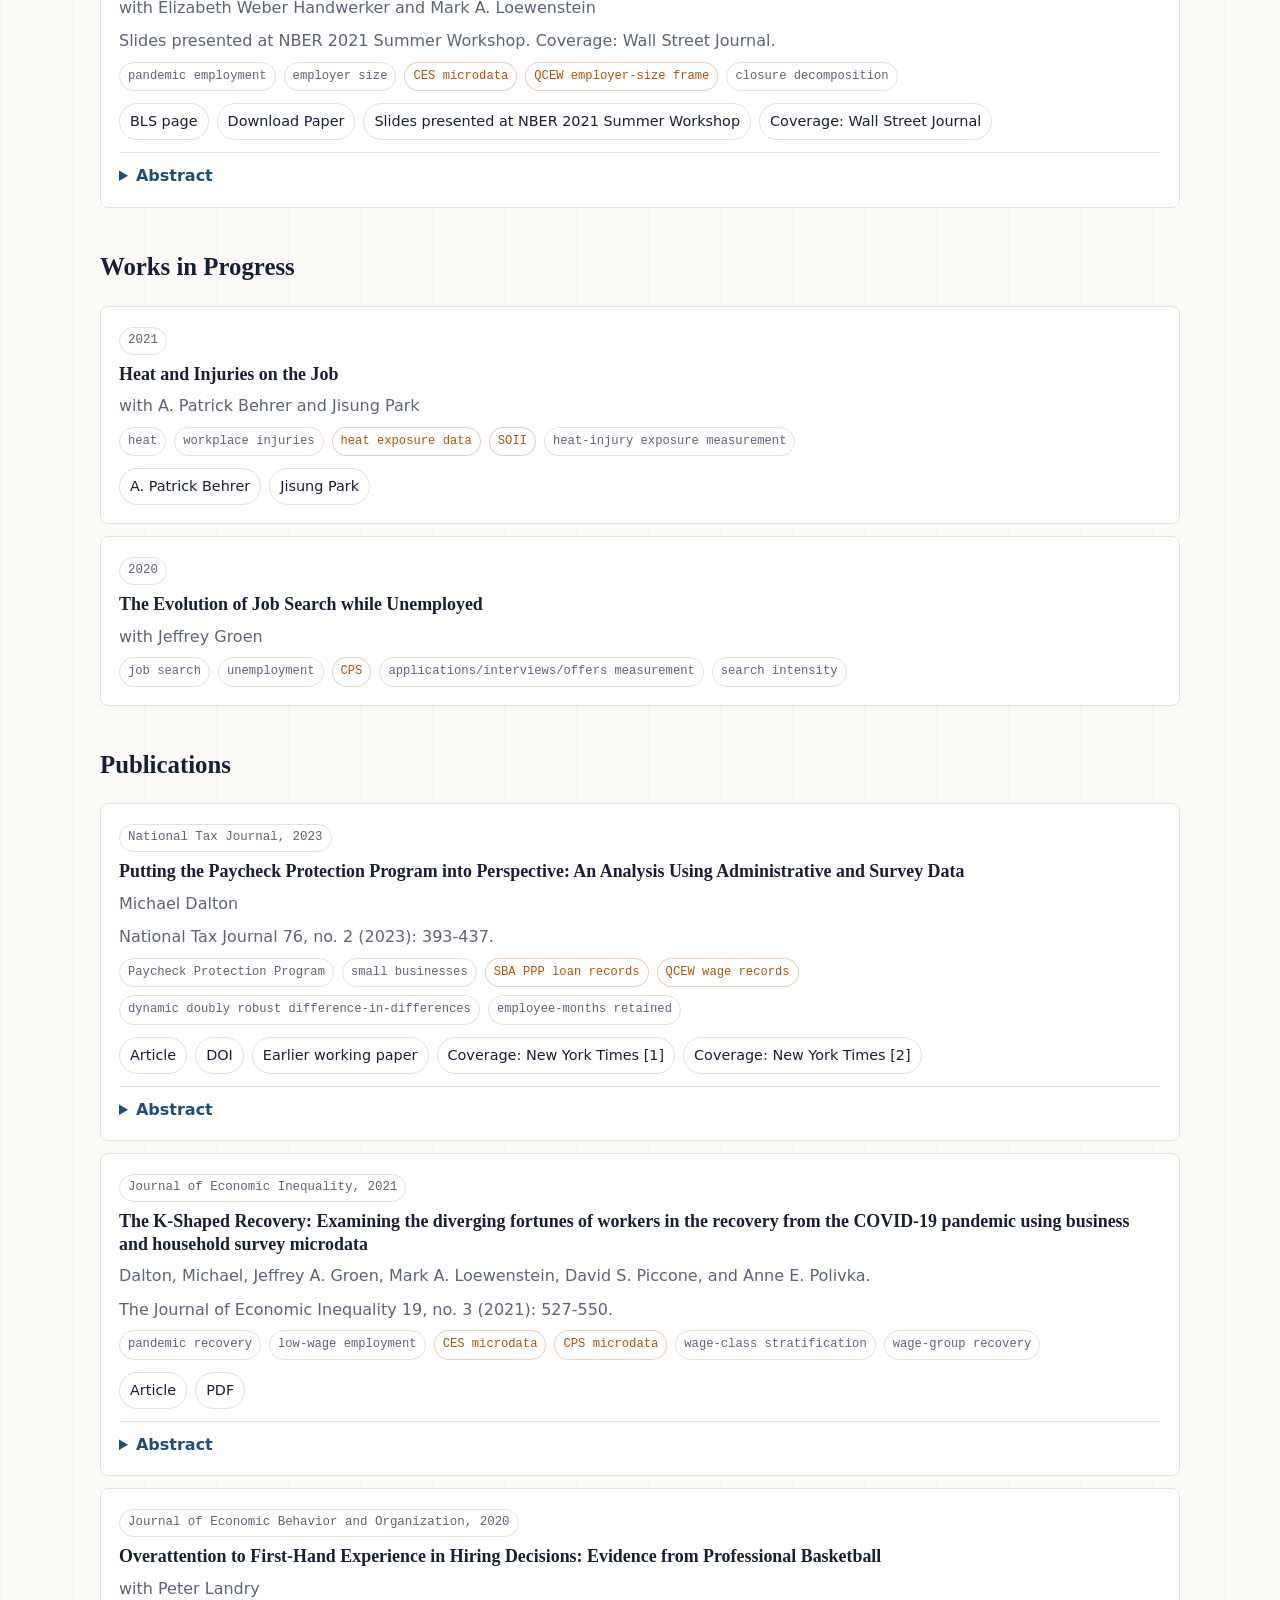
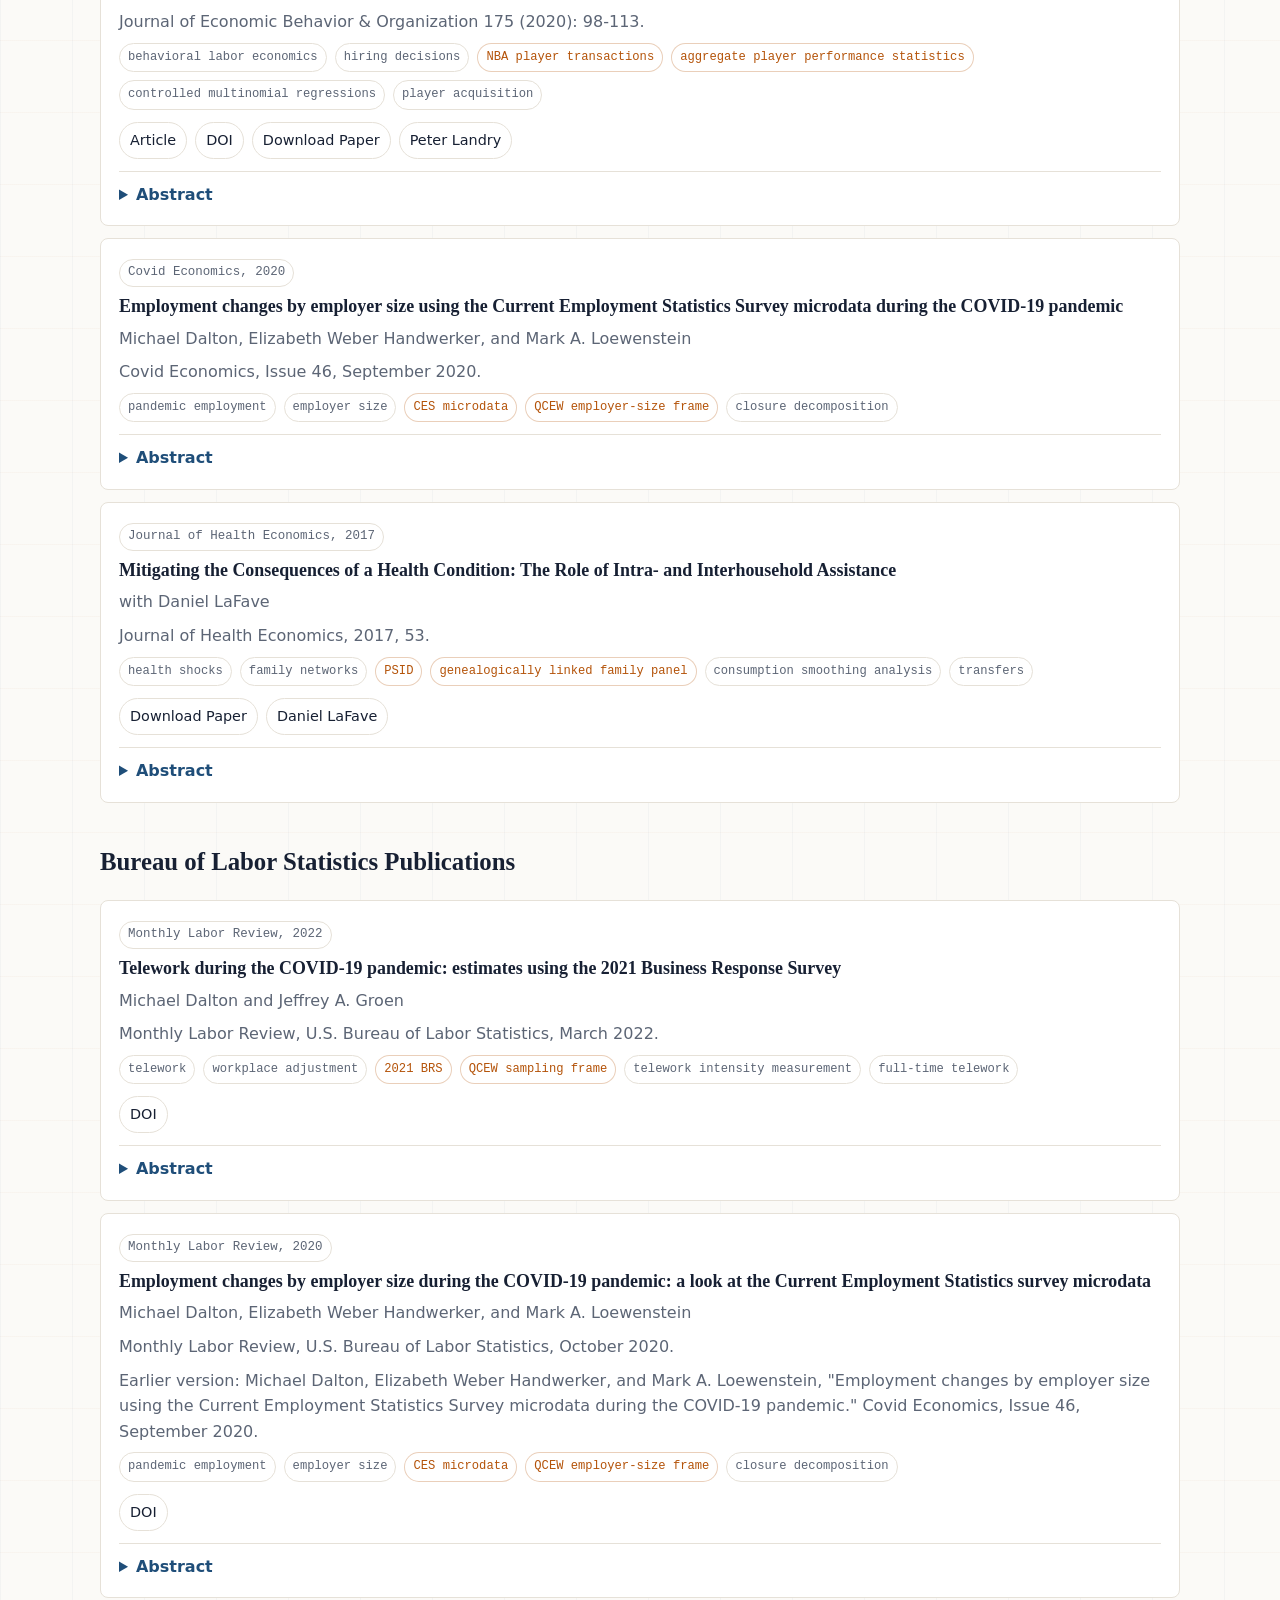
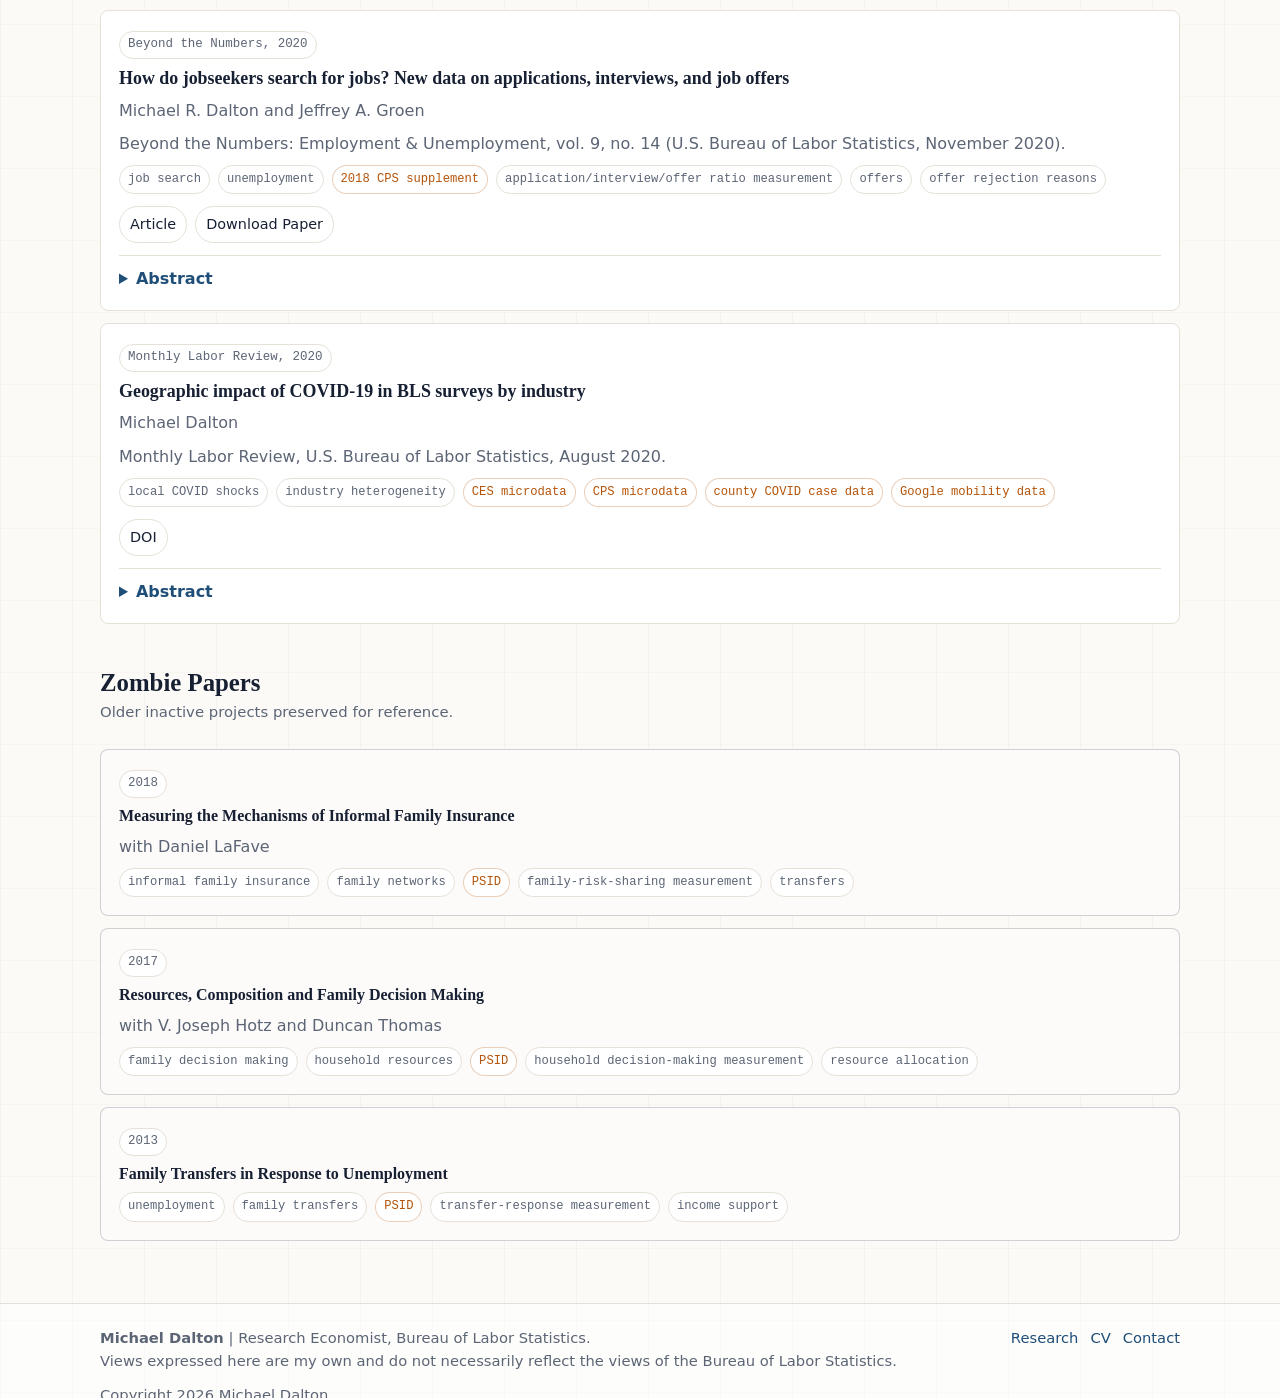
<file: research/index.html>
<!doctype html>
<html lang="en">
<head>
  <meta charset="utf-8">
  <meta name="viewport" content="width=device-width, initial-scale=1">
  <meta name="description" content="Research projects, working papers, publications, BLS publications, and archived papers by Michael Dalton.">
  <link rel="canonical" href="https://michaeldaltoneconomics.org/research/">
  <meta property="og:title" content="Research | Michael Dalton">
  <meta property="og:description" content="Working papers, publications, BLS publications, and archived research by Michael Dalton.">
  <meta property="og:type" content="website">
  <meta property="og:url" content="https://michaeldaltoneconomics.org/research/">
  <meta property="og:image" content="https://michaeldaltoneconomics.org/assets/img/site-mark-20260627.png">
  <meta property="og:image:alt" content="Michael Dalton data mark">
  <meta property="og:image:width" content="256">
  <meta property="og:image:height" content="256">
  <meta name="twitter:card" content="summary">
  <meta name="twitter:title" content="Research | Michael Dalton">
  <meta name="twitter:description" content="Working papers, publications, BLS publications, and archived research by Michael Dalton.">
  <meta name="twitter:image" content="https://michaeldaltoneconomics.org/assets/img/site-mark-20260627.png">
  <meta name="twitter:image:alt" content="Michael Dalton data mark">
  <title>Research | Michael Dalton</title>
  <link rel="stylesheet" href="/assets/css/style.css">
  <link rel="icon" href="/favicon-20260627.svg" type="image/svg+xml">
  <script defer src="/assets/js/main.js"></script>
</head>
<body>
<a class="skip-link" href="#content">Skip to content</a>

<header class="site-header">
  <div class="header-inner">
    <div class="brand">
      <a class="brand-link" href="/" aria-label="Michael Dalton home">
        <img class="brand-mark" src="/assets/img/data-mark-logo-20260627.svg" alt="" aria-hidden="true">
        <span class="brand-text">Michael Dalton</span>
      </a>
      <span class="subtitle">Labor Economist and Public Servant</span>
    </div>

    <nav class="nav" aria-label="Primary">
      <a href="/research/">Research</a>
      <a href="/cv/">CV</a>
      <a class="cta" href="/contact/">Contact</a>
      <button id="theme-toggle" class="theme-toggle" type="button" aria-label="Toggle color theme" title="Toggle color theme"><span class="theme-glyph" aria-hidden="true"></span></button>
    </nav>
  </div>
</header>

<main class="container" id="content">
  <section class="hero" aria-label="Page header">
    <div class="hero-inner">
      <p class="hero-kicker">Research portfolio</p>
      <h1>Research Projects</h1>
      <p class="lede">Working papers, works in progress, publications, Bureau of Labor Statistics publications, and older inactive projects preserved for reference.</p>
      <div class="meta">
        <div>Fields: labor economics, data science, machine learning, applied microeconomics</div>
        <div>Current position: Research Economist, BLS</div>
      </div>
      <div class="pills">
        <a class="pill" href="#working-papers">Working Papers</a>
        <a class="pill" href="#works-in-progress">Works in Progress</a>
        <a class="pill" href="#publications">Publications</a>
        <a class="pill" href="#bls-publications">BLS Publications</a>
        <a class="pill" href="#zombie-papers">Zombie Papers</a>
      </div>
      <div class="actions">
        <a class="btn primary" href="/assets/docs/michael-dalton-cv.pdf">Download CV</a>
        <a class="btn" href="/assets/docs/michael-dalton-resume.pdf">Download Resume</a>
        <a class="btn" href="/cv/">CV page</a>
      </div>
    </div>
  </section>

  <section class="research-page" aria-label="Research content">
    <div class="research-stack">
      <section class="research-section" id="working-papers" aria-labelledby="working-papers-title">
      <div class="section-title stacked">
        <h2 id="working-papers-title">Working Papers</h2>
        <small>Open abstracts for details on data, methods, and findings.</small>
      </div>

      <article class="entry" id="online-job-postings">
        <div><span class="badge">2026</span></div>
        <h3><a href="https://www.nber.org/papers/w35697" rel="noopener">Do Online Job Postings Capture Job Vacancies?</a></h3>
        <p class="byline">Michael Dalton, Lisa B. Kahn, and Andreas I. Mueller</p>
        <p class="venue">NBER Working Paper 35697. Issue date: September 2026.</p>
        <div class="entry-tags" aria-label="Selected structured metadata">
          <span class="tag">vacancies</span>
          <span class="tag">online job postings</span>
          <span class="tag accent">JOLTS</span>
          <span class="tag">posting-survey matching</span>
          <span class="tag">vacancy counts</span>
        </div>
        <div class="entry-links">
          <a href="https://www.nber.org/papers/w35697" rel="noopener">NBER Working Paper</a>
          <a href="https://doi.org/10.3386/w35697" rel="noopener">DOI</a>
          <a href="https://sites.google.com/site/lbkahn/" rel="noopener">Lisa Kahn</a>
          <a href="https://sites.google.com/view/andreasimueller/" rel="noopener">Andreas Mueller</a>
        </div>
      </article>

      <article class="entry" id="workforce-development">
        <div><span class="badge">2026</span></div>
        <h3>Do Workforce Development Programs Bridge the Skills Gap?</h3>
        <p class="byline">Eleanor W. Dillon, Lisa B. Kahn, Joanna Venator, and Michael Dalton</p>
        <p class="venue">NBER Working Paper 34012. Issue date: July 2025. Revision date: April 2026.</p>
        <div class="entry-tags" aria-label="Selected structured metadata">
          <span class="tag">workforce development</span>
          <span class="tag">skills gap</span>
          <span class="tag accent">state training grant records</span>
          <span class="tag accent">QCEW employment records</span>
          <span class="tag accent">online job postings</span>
          <span class="tag">matched control group</span>
        </div>
        <div class="entry-links">
          <a href="https://scholar.google.com/citations?view_op=view_citation&amp;hl=en&amp;user=C-mmySYAAAAJ&amp;citation_for_view=C-mmySYAAAAJ:u-x6o8ySG0sC" rel="noopener">Google Scholar</a>
          <a href="https://www.nber.org/papers/w34012" rel="noopener">NBER page</a>
          <a href="https://doi.org/10.3386/w34012" rel="noopener">DOI</a>
        </div>
        <details>
          <summary>Abstract</summary>
          <p>Most U.S. states have workforce development programs that offer firms grants to train their own workers. We create unique data linkages between participating firms, employment, and vacancies to explore the determinants and consequences of such programs. Training grants are more prevalent in markets where firms face greater employee poaching risk, suggesting these programs help overcome a market failure in updating worker skills. After training, firms experience prolonged employment growth and downskilling in their job posts, relative to a matched control group. Training appears to help firms move toward optimal scale and expand opportunities for less skilled workers.</p>
        </details>
      </article>

      <article class="entry" id="remote-work">
        <div><span class="badge">2022</span></div>
        <h3>The Impact of Remote Work on Local Employment, Business Relocation, and Local Home Costs</h3>
        <p class="byline">with Matt Dey and Mark Loewenstein</p>
        <p class="venue">Presentation: Stanford University Remote Work Conference.</p>
        <div class="entry-tags" aria-label="Selected structured metadata">
          <span class="tag">remote work</span>
          <span class="tag">local labor markets</span>
          <span class="tag accent">2021 BRS</span>
          <span class="tag accent">OEWS</span>
          <span class="tag accent">QCEW</span>
          <span class="tag">telework take-up imputation</span>
        </div>
        <div class="entry-links">
          <a href="https://www.bls.gov/osmr/research-papers/2022/pdf/ec220080.pdf" rel="noopener">Download Paper</a>
          <a href="https://youtu.be/KF2GBaFShL4?t=13023" rel="noopener">Presentation: Stanford University Remote Work Conference</a>
        </div>
        <details>
          <summary>Abstract</summary>
          <p>This paper brings together five different datasets to further analyze the effects of the increase in tele-working that occurred during the pandemic: the Business Response Survey (a new BLS Survey of establishments), the Occupational Employment and Wage Statistics (OEWS), the Quarterly Census of Employment and Wages (QCEW), the American Community Survey (ACS), and Zillow. Combining the BRS, the OEWS, and the QCEW, we impute teleworking take-up rates for the universe of business establishments in the U.S, for the period immediately preceding the pandemic and for the summer of 2021. We predict a firm&rsquo;s decision to relocate or downsize based on whether teleworking by its employees has increased. Increased teleworking results in a reduction in local foot traffic when the number of workers who stop commuting out of the area is smaller than the number workers who no longer commute into an area. Combining information in the ACS about residence with our teleworking estimates for the universe of establishments, we estimate the change in net traffic inflow for every zip code. Armed with these estimates and the QCEW, we then estimate the consequent effects on local employment in the various industries. The negative impact of a reduction in Census track foot traffic was especially strong for employment in accommodation and food services We conclude our analysis by bringing in Zillow data to analyze the effect that the changes brought on by increased working at home has on local rents and home prices. The key explanatory variables in the estimated equations for rents and home prices are predictions by zip code for firm relocations, firm downsizing, and the change in net foot traffic inflow.</p>
        </details>
      </article>

      <article class="entry" id="employer-size-update">
        <div><span class="badge">2020</span></div>
        <h3>An Update on Employment changes by employer size during the COVID-19 pandemic: a look at the Current Employment Statistics survey microdata</h3>
        <p class="byline">with Elizabeth Weber Handwerker and Mark A. Loewenstein</p>
        <p class="venue">Slides presented at NBER 2021 Summer Workshop. Coverage: Wall Street Journal.</p>
        <div class="entry-tags" aria-label="Selected structured metadata">
          <span class="tag">pandemic employment</span>
          <span class="tag">employer size</span>
          <span class="tag accent">CES microdata</span>
          <span class="tag accent">QCEW employer-size frame</span>
          <span class="tag">closure decomposition</span>
        </div>
        <div class="entry-links">
          <a href="https://www.bls.gov/osmr/research-papers/2020/ec200140.htm" rel="noopener">BLS page</a>
          <a href="https://www.bls.gov/osmr/research-papers/2020/pdf/ec200140.pdf" rel="noopener">Download Paper</a>
          <a href="https://conference.nber.org/conf_papers/f152529/f152529.slides.pdf" rel="noopener">Slides presented at NBER 2021 Summer Workshop</a>
          <a href="https://www.wsj.com/articles/for-small-firms-covid-19-cuts-deeper-its-getting-worse-every-day-11608354002" rel="noopener">Coverage: Wall Street Journal</a>
        </div>
        <details>
          <summary>Abstract</summary>
          <p>This paper expands on previous work analyzing employment changes by employer size during the pandemic by incorporating additional months of new data (October and November 2020) and examining job loss by both employer size class and detailed industries. Continuing trends observed since mid-summer, we observe continued faster job recovery among large employers than among smaller employers. Furthermore, establishments of large employers known to have multiple establishments have fared better than large employers with only a single establishment. Within small employers, we find that employment loss due to closures has declined only a small amount since July, going from 2.8% to 2.3% in November. For large employers, employment loss due to closures has been less than 1% since June.</p>
        </details>
      </article>

      </section>

      <section class="research-section" id="works-in-progress" aria-labelledby="works-in-progress-title">
        <div class="section-title stacked">
          <h2 id="works-in-progress-title">Works in Progress</h2>
        </div>

      <article class="entry" id="heat-injuries">
        <div><span class="badge">2021</span></div>
        <h3>Heat and Injuries on the Job</h3>
        <p class="byline">with A. Patrick Behrer and Jisung Park</p>
        <div class="entry-tags" aria-label="Selected structured metadata">
          <span class="tag">heat</span>
          <span class="tag">workplace injuries</span>
          <span class="tag accent">heat exposure data</span>
          <span class="tag accent">SOII</span>
          <span class="tag">heat-injury exposure measurement</span>
        </div>
        <div class="entry-links">
          <a href="https://www.apatrickbehrer.com/" rel="noopener">A. Patrick Behrer</a>
          <a href="http://rjisungpark.com/" rel="noopener">Jisung Park</a>
        </div>
      </article>

      <article class="entry" id="job-search-evolution">
        <div><span class="badge">2020</span></div>
        <h3>The Evolution of Job Search while Unemployed</h3>
        <p class="byline">with Jeffrey Groen</p>
        <div class="entry-tags" aria-label="Selected structured metadata">
          <span class="tag">job search</span>
          <span class="tag">unemployment</span>
          <span class="tag accent">CPS</span>
          <span class="tag">applications/interviews/offers measurement</span>
          <span class="tag">search intensity</span>
        </div>
      </article>

      </section>

      <section class="research-section" id="publications" aria-labelledby="publications-title">
        <div class="section-title stacked">
          <h2 id="publications-title">Publications</h2>
        </div>

      <article class="entry" id="ppp">
        <div><span class="badge">National Tax Journal, 2023</span></div>
        <h3>Putting the Paycheck Protection Program into Perspective: An Analysis Using Administrative and Survey Data</h3>
        <p class="byline">Michael Dalton</p>
        <p class="venue">National Tax Journal 76, no. 2 (2023): 393-437.</p>
        <div class="entry-tags" aria-label="Selected structured metadata">
          <span class="tag">Paycheck Protection Program</span>
          <span class="tag">small businesses</span>
          <span class="tag accent">SBA PPP loan records</span>
          <span class="tag accent">QCEW wage records</span>
          <span class="tag">dynamic doubly robust difference-in-differences</span>
          <span class="tag">employee-months retained</span>
        </div>
        <div class="entry-links">
          <a href="https://www.journals.uchicago.edu/doi/abs/10.1086/724591" rel="noopener">Article</a>
          <a href="https://doi.org/10.1086/724591" rel="noopener">DOI</a>
          <a href="https://www.bls.gov/osmr/research-papers/2021/pdf/ec210080.pdf" rel="noopener">Earlier working paper</a>
          <a href="https://www.nytimes.com/2022/02/01/business/paycheck-protection-program-costs.html" rel="noopener">Coverage: New York Times [1]</a>
          <a href="https://www.nytimes.com/interactive/2022/03/11/us/how-covid-stimulus-money-was-spent.html" rel="noopener">Coverage: New York Times [2]</a>
        </div>
        <details>
          <summary>Abstract</summary>
          <p>After matching more than 3 million loans from the $669 billion Paycheck Protection Program (PPP) to administrative wage records, I estimate a dynamic difference-in-difference event study showing robust impacts of the loans on employment, wages, and opening status of establishments 15 months after PPP approval. Between $12,000 and $19,000 of PPP loans are spent per employee-month retained 15 months postapproval, with 43 percent of the PPP going toward wage retention in the baseline model. The smallest employers show the largest impact, explaining disparate results from prior papers focusing on larger employers. Properly accounting for closures is key to understanding the PPP's long-term impact.</p>
        </details>
      </article>

      <article class="entry" id="k-shaped">
        <div><span class="badge">Journal of Economic Inequality, 2021</span></div>
        <h3>The K-Shaped Recovery: Examining the diverging fortunes of workers in the recovery from the COVID-19 pandemic using business and household survey microdata</h3>
        <p class="byline">Dalton, Michael, Jeffrey A. Groen, Mark A. Loewenstein, David S. Piccone, and Anne E. Polivka.</p>
        <p class="venue">The Journal of Economic Inequality 19, no. 3 (2021): 527-550.</p>
        <div class="entry-tags" aria-label="Selected structured metadata">
          <span class="tag">pandemic recovery</span>
          <span class="tag">low-wage employment</span>
          <span class="tag accent">CES microdata</span>
          <span class="tag accent">CPS microdata</span>
          <span class="tag">wage-class stratification</span>
          <span class="tag">wage-group recovery</span>
        </div>
        <div class="entry-links">
          <a href="https://link.springer.com/article/10.1007/s10888-021-09506-6" rel="noopener">Article</a>
          <a href="https://link.springer.com/content/pdf/10.1007/s10888-021-09506-6.pdf" rel="noopener">PDF</a>
        </div>
        <details>
          <summary>Abstract</summary>
          <p>This paper examines employment patterns by wage group over the course of the coronavirus pandemic in the United States using microdata from two well-known data sources from the U.S. Bureau of Labor Statistics: the Current Employment Statistics and the Current Population Survey. We find establishments paying the lowest average wages and the lowest wage workers had the steepest decline in employment and experienced the most persistent losses. We disentangle the extent to which the effect observed for low wage workers is due to these workers being concentrated within a few low wage sectors of the economy versus the pandemic affecting low wage workers in a number of sectors across the economy. Our results indicate that the experience of low wage workers is not entirely due to these workers being concentrated in low wage sectors&mdash;for many sectors, the lowest wage quintiles in that sector also has had the worst employment outcomes. From April 2020 to May 2021, between 23% and 46% of the decline in employment among the lowest wage establishments was due to within-industry changes. Another important finding is that even for those who remain employed during the pandemic, the probability of becoming part-time for economic reasons increased, especially for low-wage workers.</p>
        </details>
      </article>

      <article class="entry" id="basketball">
        <div><span class="badge">Journal of Economic Behavior and Organization, 2020</span></div>
        <h3>Overattention to First-Hand Experience in Hiring Decisions: Evidence from Professional Basketball</h3>
        <p class="byline">with Peter Landry</p>
        <p class="venue">Journal of Economic Behavior &amp; Organization 175 (2020): 98-113.</p>
        <div class="entry-tags" aria-label="Selected structured metadata">
          <span class="tag">behavioral labor economics</span>
          <span class="tag">hiring decisions</span>
          <span class="tag accent">NBA player transactions</span>
          <span class="tag accent">aggregate player performance statistics</span>
          <span class="tag">controlled multinomial regressions</span>
          <span class="tag">player acquisition</span>
        </div>
        <div class="entry-links">
          <a href="https://www.sciencedirect.com/science/article/abs/pii/S0167268120301281" rel="noopener">Article</a>
          <a href="https://doi.org/10.1016/j.jebo.2020.04.015" rel="noopener">DOI</a>
          <a href="https://utoronto.scholaris.ca/server/api/core/bitstreams/f9597adb-32a4-466b-a388-21ea2466179f/content" rel="noopener">Download Paper</a>
          <a href="https://sites.google.com/site/peterlandryecon/home" rel="noopener">Peter Landry</a>
        </div>
        <details>
          <summary>Abstract</summary>
          <p>We provide evidence from a real-world, high-stakes, and empirically-advantageous labor market &mdash; the market for NBA basketball players &mdash; that employers&rsquo; hiring decisions rely too heavily on first-hand experiences with job candidates. Specifically, we find that employers are biased in favor of acquiring players with better-than-usual performances when the employer&rsquo;s team was playing or preparing to play the player&rsquo;s original team, with performance information receiving approximately 1.8 times more weight in hiring decisions if it is conveyed through such first-hand experiences. These effects are not predicted by leading behavioral learning theories used to explain similar effects observed in other domains. Instead, our findings point to overattention as a key mechanism through which first-hand experience biases can arise.</p>
        </details>
      </article>

      <article class="entry" id="ces-covid-econ">
        <div><span class="badge">Covid Economics, 2020</span></div>
        <h3>Employment changes by employer size using the Current Employment Statistics Survey microdata during the COVID-19 pandemic</h3>
        <p class="byline">Michael Dalton, Elizabeth Weber Handwerker, and Mark A. Loewenstein</p>
        <p class="venue">Covid Economics, Issue 46, September 2020.</p>
        <div class="entry-tags" aria-label="Selected structured metadata">
          <span class="tag">pandemic employment</span>
          <span class="tag">employer size</span>
          <span class="tag accent">CES microdata</span>
          <span class="tag accent">QCEW employer-size frame</span>
          <span class="tag">closure decomposition</span>
        </div>
        <details>
          <summary>Abstract</summary>
          <p>We use the Current Employment Statistics survey microdata for the private sector to calculate employment changes since February 2020 by employer size. We find that, for employers with 1 to 9 employees, the largest component of employment change since February is closings (either temporary or permanent) in all months. For employers with 10 or more employees, the largest component of employment change since February is within employers that have continued to report nonzero employment to the survey, rather than within those reporting zero employment or from imputed closures from nonrespondents to the survey. In percentage terms, the greatest overall employment losses shifted to larger and larger employers each month from March through July. However, the largest employers recovered employment faster than smaller employers from July to September. By September, the largest cumulative employment losses were for employers with 50 to 499 employees, with employment losses of 6.5 percent since February. Meanwhile, by September, employers with 1 to 9 employees had employment losses of 3.3 percent since February.</p>
        </details>
      </article>

      <article class="entry" id="health-condition">
        <div><span class="badge">Journal of Health Economics, 2017</span></div>
        <h3>Mitigating the Consequences of a Health Condition: The Role of Intra- and Interhousehold Assistance</h3>
        <p class="byline">with Daniel LaFave</p>
        <p class="venue">Journal of Health Economics, 2017, 53.</p>
        <div class="entry-tags" aria-label="Selected structured metadata">
          <span class="tag">health shocks</span>
          <span class="tag">family networks</span>
          <span class="tag accent">PSID</span>
          <span class="tag accent">genealogically linked family panel</span>
          <span class="tag">consumption smoothing analysis</span>
          <span class="tag">transfers</span>
        </div>
        <div class="entry-links">
          <a href="http://web.colby.edu/drlafave/files/2017/03/daltonlafave2017jhe.pdf" rel="noopener">Download Paper</a>
          <a href="https://web.colby.edu/drlafave/" rel="noopener">Daniel LaFave</a>
        </div>
        <details>
          <summary>Abstract</summary>
          <p>The behavior of noncoresident family members motivates much of the literature on consumption smoothing, risk-sharing, and informal networks, yet little is known empirically on the topic due to a lack of data simultaneously observing multiple households in an extended family. This study utilizes genealogically linked longitudinal data to examine how extended family networks insure against financial risks from severely limiting health conditions. We find that nonhealth consumption of unmarried households declines in response to worsening health, whereas married households smooth expenditures in a way that is consistent with full insurance. Families mitigate losses by reallocating home production, drawing down home equity, holding formal health insurance, collecting social security, and receiving transfers from noncoresident relatives. We illustrate that the costs of health shocks are transmitted throughout family networks, and that noncoresident children draw down their assets and consumption when responding to a parent&rsquo;s health decline.</p>
        </details>
      </article>

      </section>

      <section class="research-section" id="bls-publications" aria-labelledby="bls-publications-title">
        <div class="section-title stacked">
          <h2 id="bls-publications-title">Bureau of Labor Statistics Publications</h2>
        </div>

      <article class="entry" id="telework-brs">
        <div><span class="badge">Monthly Labor Review, 2022</span></div>
        <h3>Telework during the COVID-19 pandemic: estimates using the 2021 Business Response Survey</h3>
        <p class="byline">Michael Dalton and Jeffrey A. Groen</p>
        <p class="venue">Monthly Labor Review, U.S. Bureau of Labor Statistics, March 2022.</p>
        <div class="entry-tags" aria-label="Selected structured metadata">
          <span class="tag">telework</span>
          <span class="tag">workplace adjustment</span>
          <span class="tag accent">2021 BRS</span>
          <span class="tag accent">QCEW sampling frame</span>
          <span class="tag">telework intensity measurement</span>
          <span class="tag">full-time telework</span>
        </div>
        <div class="entry-links">
          <a href="https://doi.org/10.21916/mlr.2022.8" rel="noopener">DOI</a>
        </div>
        <details>
          <summary>Abstract</summary>
          <p>Using new data from the 2021 Business Response Survey, a large, nationally representative survey of U.S. private sector businesses, this article presents unique estimates of telework patterns observed during the coronavirus disease 2019 (COVID-19) pandemic. We find that, between July and September 2021, 13 percent of all U.S. private sector jobs involved teleworking full time and 9 percent involved teleworking some of the time. Telework was less common in establishments that increased base wages during the pandemic. The share of establishments that increased telework was larger among establishments that started offering flexible work hours or compressed work schedules after the pandemic hit. Telework was also associated with reductions in workplace square footage and relocation. Within each industry sector, low-paying establishments had a smaller share of jobs that involved telework.</p>
        </details>
      </article>

      <article class="entry" id="employer-size-mlr">
        <div><span class="badge">Monthly Labor Review, 2020</span></div>
        <h3>Employment changes by employer size during the COVID-19 pandemic: a look at the Current Employment Statistics survey microdata</h3>
        <p class="byline">Michael Dalton, Elizabeth Weber Handwerker, and Mark A. Loewenstein</p>
        <p class="venue">Monthly Labor Review, U.S. Bureau of Labor Statistics, October 2020.</p>
        <p class="venue">Earlier version: Michael Dalton, Elizabeth Weber Handwerker, and Mark A. Loewenstein, "Employment changes by employer size using the Current Employment Statistics Survey microdata during the COVID-19 pandemic." Covid Economics, Issue 46, September 2020.</p>
        <div class="entry-tags" aria-label="Selected structured metadata">
          <span class="tag">pandemic employment</span>
          <span class="tag">employer size</span>
          <span class="tag accent">CES microdata</span>
          <span class="tag accent">QCEW employer-size frame</span>
          <span class="tag">closure decomposition</span>
        </div>
        <div class="entry-links">
          <a href="https://doi.org/10.21916/mlr.2020.23" rel="noopener">DOI</a>
        </div>
        <details>
          <summary>Abstract</summary>
          <p>We use the Current Employment Statistics survey microdata for the private sector to calculate employment changes since February 2020 by employer size. We find that, for employers with 1 to 9 employees, the largest component of employment change since February is closings (either temporary or permanent) in all months. For employers with 10 or more employees, the largest component of employment change since February is within employers that have continued to report nonzero employment to the survey, rather than within those reporting zero employment or from imputed closures from nonrespondents to the survey. In percentage terms, the greatest overall employment losses shifted to larger and larger employers each month from March through July. However, the largest employers recovered employment faster than smaller employers from July to September. By September, the largest cumulative employment losses were for employers with 50 to 499 employees, with employment losses of 6.5 percent since February. Meanwhile, by September, employers with 1 to 9 employees had employment losses of 3.3 percent since February.</p>
        </details>
      </article>

      <article class="entry" id="jobseekers">
        <div><span class="badge">Beyond the Numbers, 2020</span></div>
        <h3>How do jobseekers search for jobs? New data on applications, interviews, and job offers</h3>
        <p class="byline">Michael R. Dalton and Jeffrey A. Groen</p>
        <p class="venue">Beyond the Numbers: Employment &amp; Unemployment, vol. 9, no. 14 (U.S. Bureau of Labor Statistics, November 2020).</p>
        <div class="entry-tags" aria-label="Selected structured metadata">
          <span class="tag">job search</span>
          <span class="tag">unemployment</span>
          <span class="tag accent">2018 CPS supplement</span>
          <span class="tag">application/interview/offer ratio measurement</span>
          <span class="tag">offers</span>
          <span class="tag">offer rejection reasons</span>
        </div>
        <div class="entry-links">
          <a href="https://www.bls.gov/opub/btn/volume-9/how-do-jobseekers-search-for-jobs.htm" rel="noopener">Article</a>
          <a href="https://www.bls.gov/opub/btn/volume-9/pdf/how-do-jobseekers-search-for-jobs.pdf" rel="noopener">Download Paper</a>
        </div>
        <details>
          <summary>Abstract</summary>
          <p>How successful are jobseekers in finding jobs? How many applications does it take to get an interview? How likely is a job offer after an interview? Are job offers accepted or turned down? Data on job search are typically not available for large representative samples or do not address all of these questions. However, data have become available that quantify job-seeking activity at a specific time during a person&rsquo;s unemployment spell.</p>
          <p>This Beyond the Numbers article explores aspects of job search using data from a supplement to the Current Population Survey (CPS) in May and September 2018 which obtained information about the job search of those who were not employed and asked whether people applied for and received unemployment insurance (UI) benefits. The CPS is a monthly survey of about 60,000 households that provides data on employment and unemployment in the United States, including the national unemployment rate. In the supplement, questions about job search were asked of those who were without a job and had looked for work recently. In this analysis, we restrict the sample to those who were unemployed at the time of the survey and had looked for work in the past 4 weeks.</p>
        </details>
      </article>

      <article class="entry" id="geographic-impact">
        <div><span class="badge">Monthly Labor Review, 2020</span></div>
        <h3>Geographic impact of COVID-19 in BLS surveys by industry</h3>
        <p class="byline">Michael Dalton</p>
        <p class="venue">Monthly Labor Review, U.S. Bureau of Labor Statistics, August 2020.</p>
        <div class="entry-tags" aria-label="Selected structured metadata">
          <span class="tag">local COVID shocks</span>
          <span class="tag">industry heterogeneity</span>
          <span class="tag accent">CES microdata</span>
          <span class="tag accent">CPS microdata</span>
          <span class="tag accent">county COVID case data</span>
          <span class="tag accent">Google mobility data</span>
        </div>
        <div class="entry-links">
          <a href="https://doi.org/10.21916/mlr.2020.17" rel="noopener">DOI</a>
        </div>
        <details>
          <summary>Abstract</summary>
          <p>Using microdata from the Current Employment Statistics survey and the Current Population Survey, I illustrate how the local spread of coronavirus disease 2019 (COVID-19) has differentially affected industry employment. Industries that are not very telework friendly are more likely to have job loss related to its spread. In addition, COVID-19&rsquo;s spread appears to be most correlated with temporary job loss, which could partially explain employment numbers improving slightly in May and June 2020.</p>
        </details>
      </article>

      </section>

      <section class="research-section zombie-section" id="zombie-papers" aria-labelledby="zombie-papers-title">
        <div class="section-title stacked">
          <h2 id="zombie-papers-title">Zombie Papers</h2>
          <small>Older inactive projects preserved for reference.</small>
        </div>

      <article class="entry" id="informal-family-insurance">
        <div><span class="badge">2018</span></div>
        <h3>Measuring the Mechanisms of Informal Family Insurance</h3>
        <p class="byline">with Daniel LaFave</p>
        <div class="entry-tags" aria-label="Selected structured metadata">
          <span class="tag">informal family insurance</span>
          <span class="tag">family networks</span>
          <span class="tag accent">PSID</span>
          <span class="tag">family-risk-sharing measurement</span>
          <span class="tag">transfers</span>
        </div>
      </article>

      <article class="entry" id="family-decision-making">
        <div><span class="badge">2017</span></div>
        <h3>Resources, Composition and Family Decision Making</h3>
        <p class="byline">with V. Joseph Hotz and Duncan Thomas</p>
        <div class="entry-tags" aria-label="Selected structured metadata">
          <span class="tag">family decision making</span>
          <span class="tag">household resources</span>
          <span class="tag accent">PSID</span>
          <span class="tag">household decision-making measurement</span>
          <span class="tag">resource allocation</span>
        </div>
      </article>

      <article class="entry" id="family-transfers">
        <div><span class="badge">2013</span></div>
        <h3>Family Transfers in Response to Unemployment</h3>
        <div class="entry-tags" aria-label="Selected structured metadata">
          <span class="tag">unemployment</span>
          <span class="tag">family transfers</span>
          <span class="tag accent">PSID</span>
          <span class="tag">transfer-response measurement</span>
          <span class="tag">income support</span>
        </div>
      </article>
      </section>
    </div>

  </section>
</main>

<footer>
  <div class="footer-inner">
    <div class="small">
      <strong>Michael Dalton</strong> | Research Economist, Bureau of Labor Statistics.<br>
      Views expressed here are my own and do not necessarily reflect the views of the Bureau of Labor Statistics.
    </div>
    <div class="footer-links small">
      <a href="/research/">Research</a>
      <a href="/cv/">CV</a>
      <a href="/contact/">Contact</a>
    </div>
    <div class="small">Copyright <span id="year">2026</span> Michael Dalton.</div>
  </div>
</footer>

<script>
  document.getElementById("year").textContent = new Date().getFullYear();
</script>
</body>
</html>
</file>
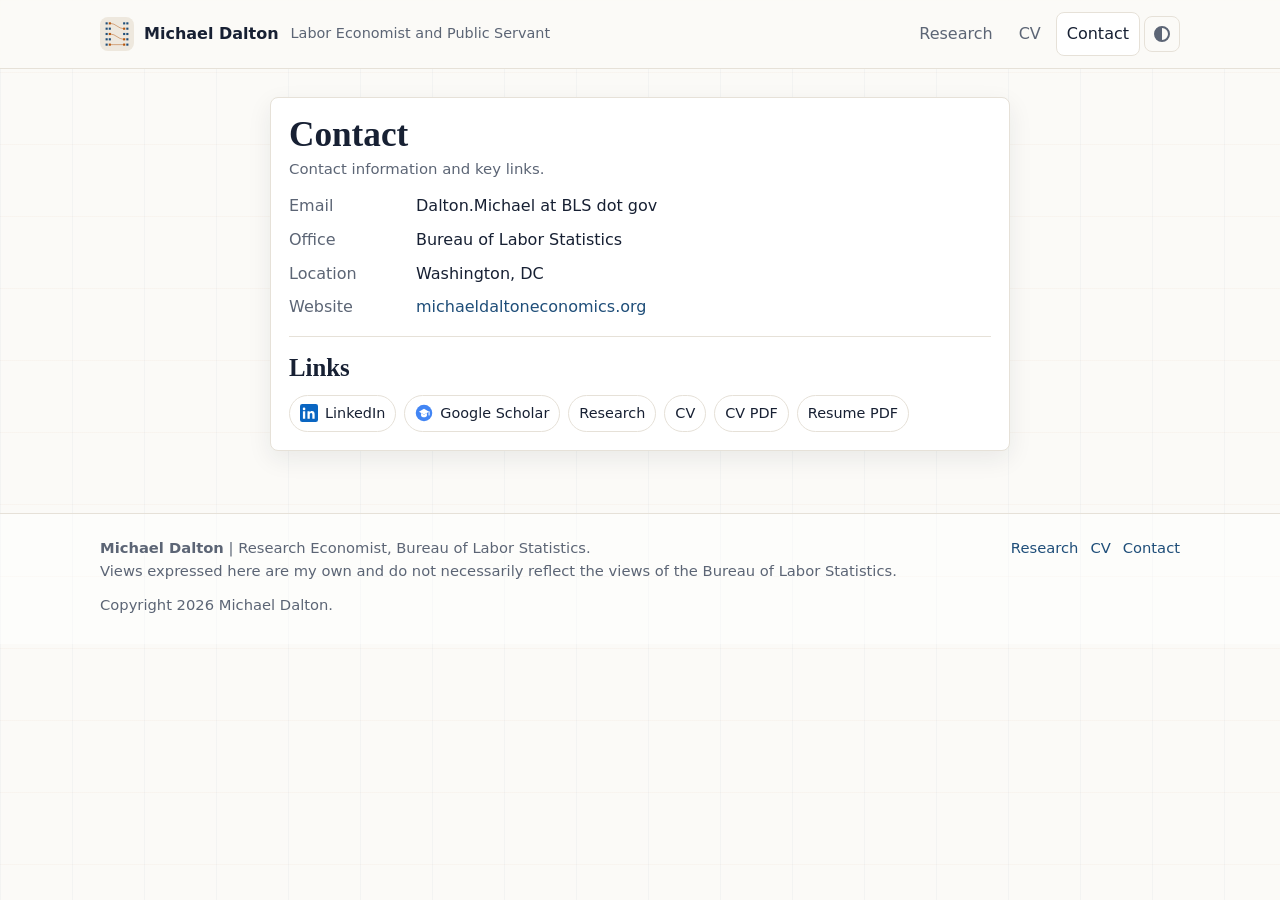
<file: contact.html>
<!doctype html>
<html lang="en">
<head>
  <meta charset="utf-8">
  <meta name="viewport" content="width=device-width, initial-scale=1">
  <meta name="description" content="Redirect to Michael Dalton's contact page.">
  <meta name="robots" content="noindex">
  <meta http-equiv="refresh" content="0; url=/contact/">
  <link rel="canonical" href="https://michaeldaltoneconomics.org/contact/">
  <title>Contact Redirect | Michael Dalton</title>
</head>
<body>
  <h1>Contact Redirect</h1>
  <p>Contact has moved to <a href="/contact/">https://michaeldaltoneconomics.org/contact/</a>.</p>
</body>
</html>
</file>
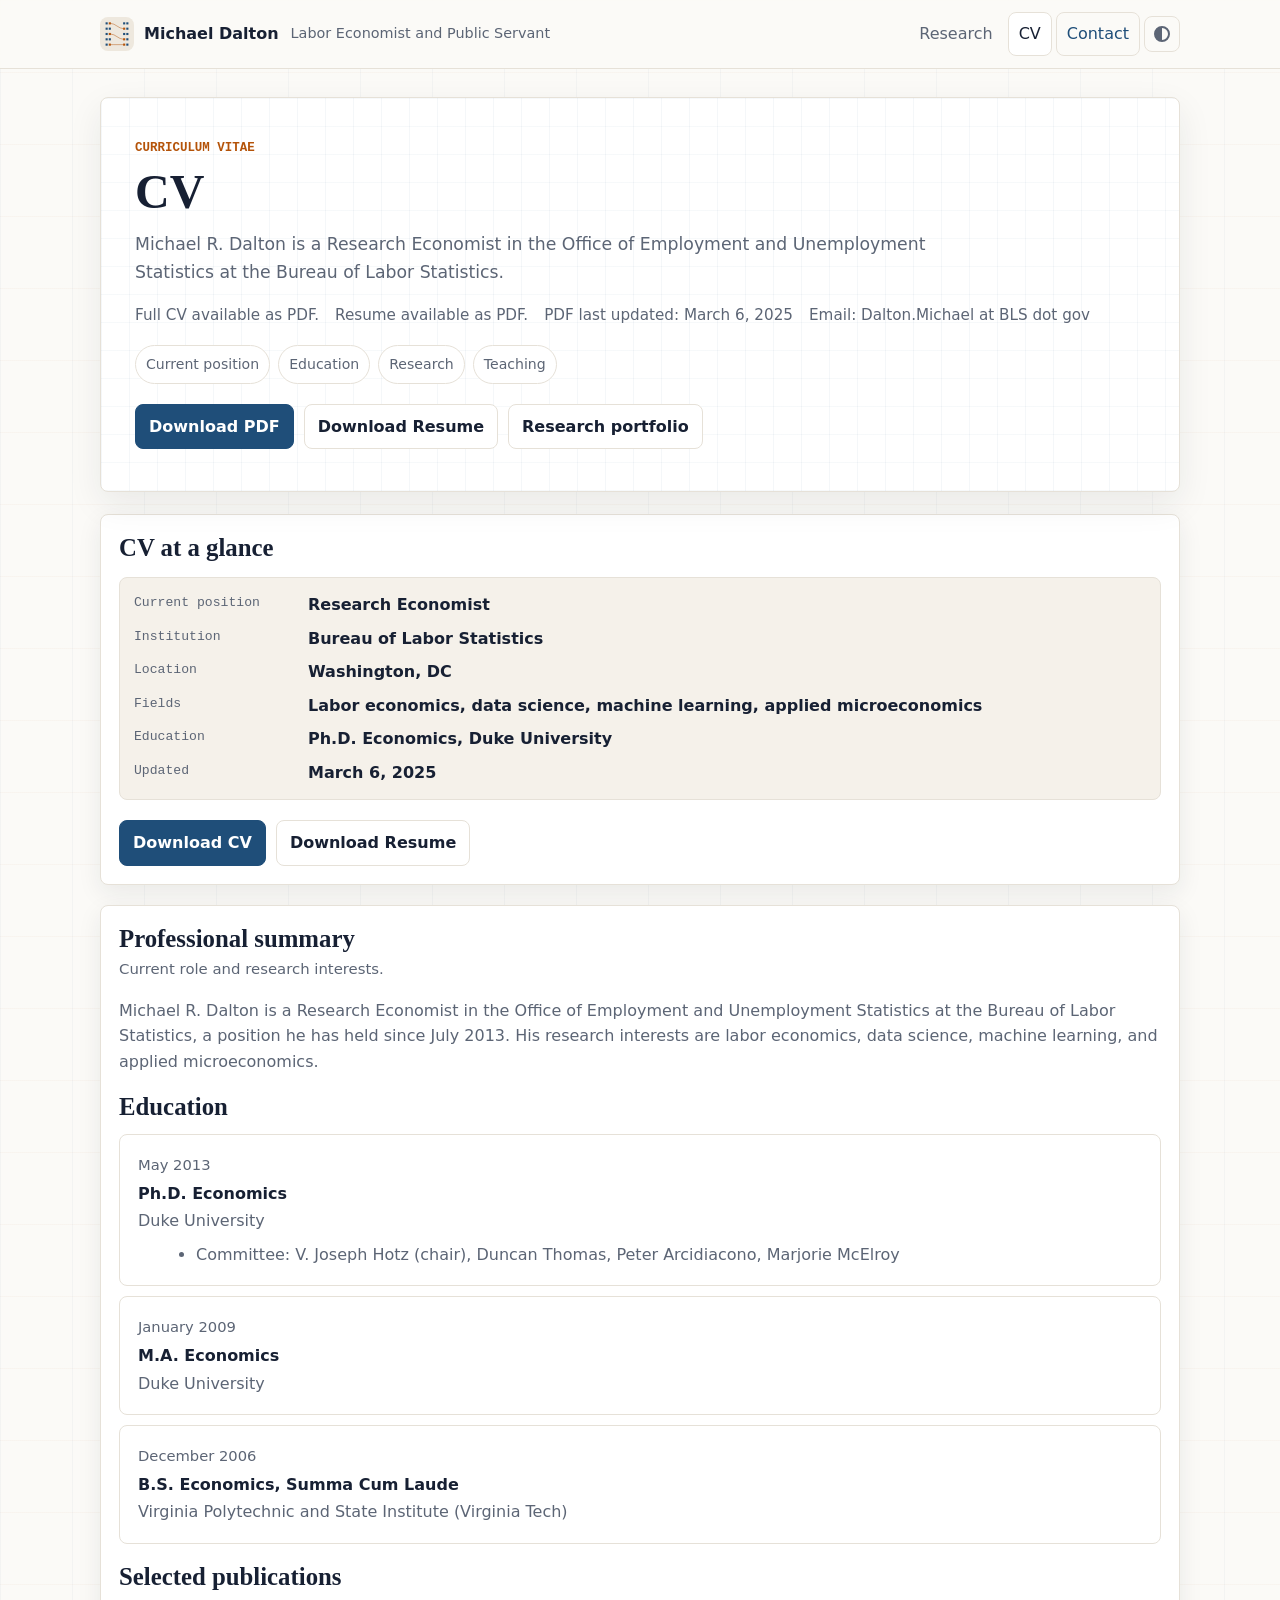
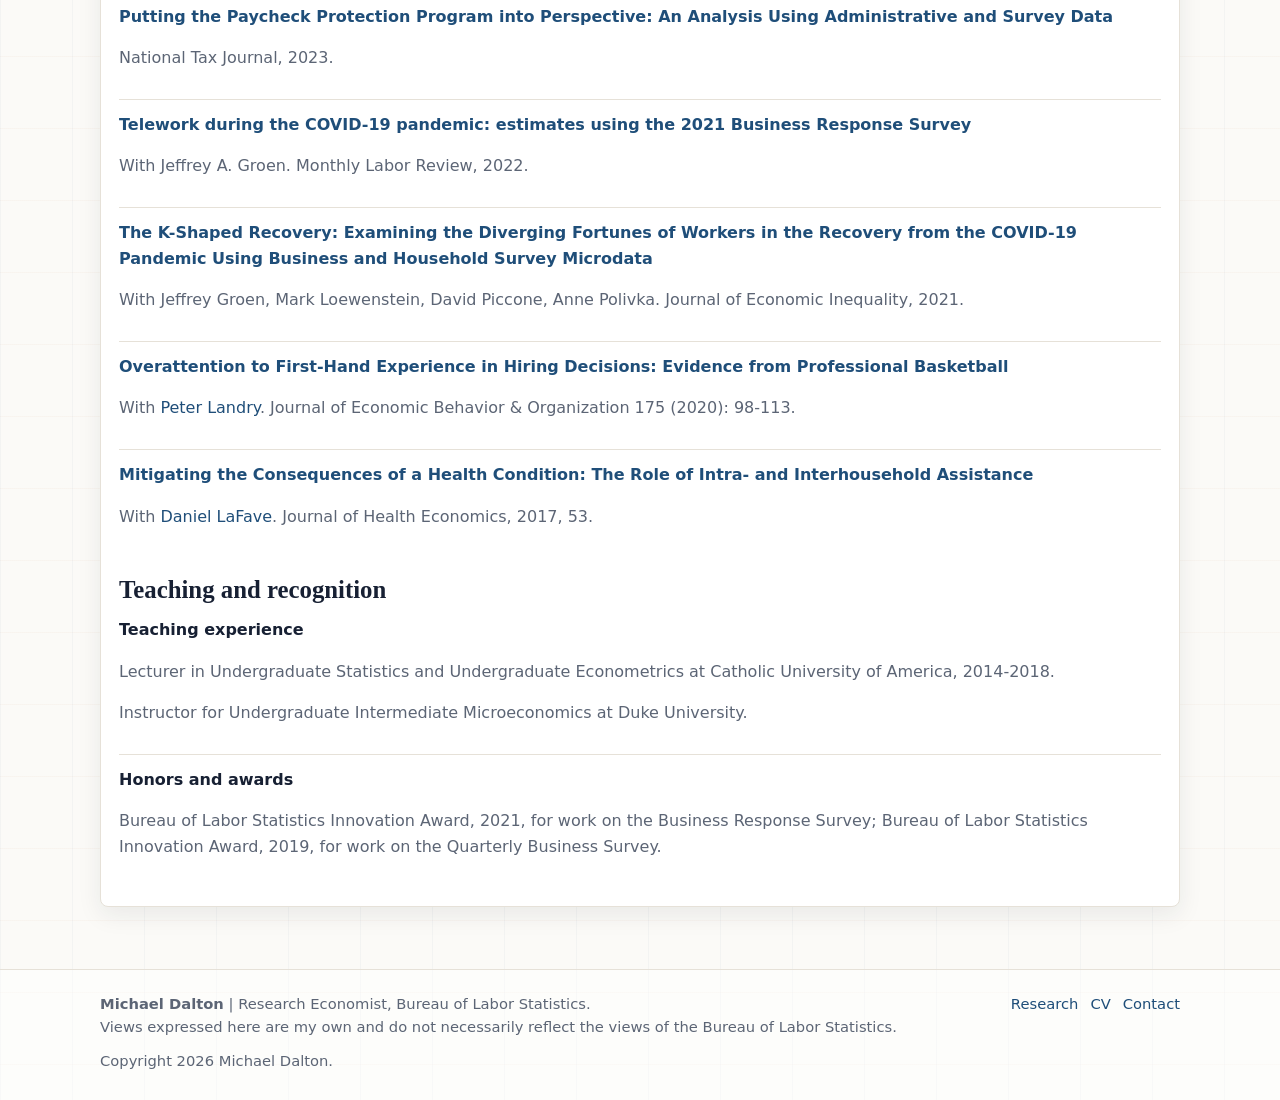
<file: cv.html>
<!doctype html>
<html lang="en">
<head>
  <meta charset="utf-8">
  <meta name="viewport" content="width=device-width, initial-scale=1">
  <meta name="description" content="Redirect to Michael Dalton's CV page.">
  <meta name="robots" content="noindex">
  <meta http-equiv="refresh" content="0; url=/cv/">
  <link rel="canonical" href="https://michaeldaltoneconomics.org/cv/">
  <title>CV Redirect | Michael Dalton</title>
</head>
<body>
  <h1>CV Redirect</h1>
  <p>CV has moved to <a href="/cv/">https://michaeldaltoneconomics.org/cv/</a>.</p>
</body>
</html>
</file>
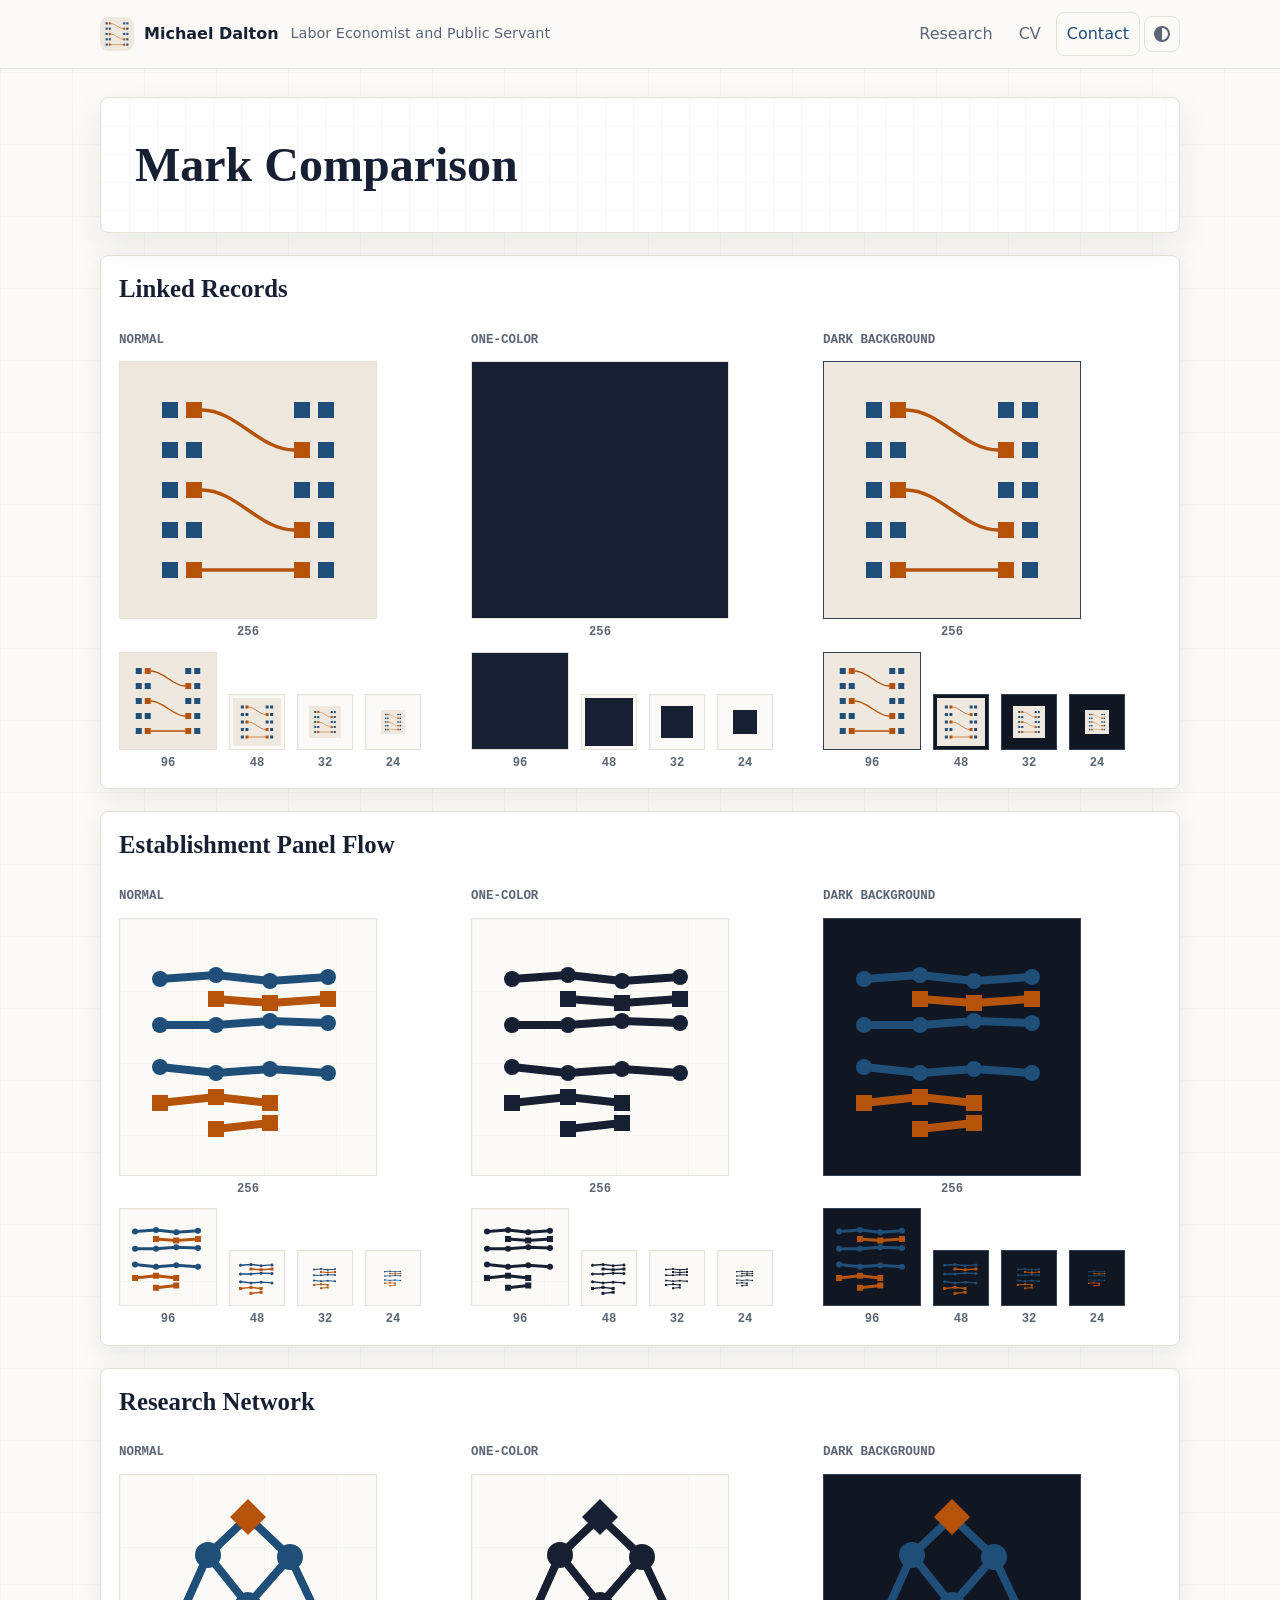
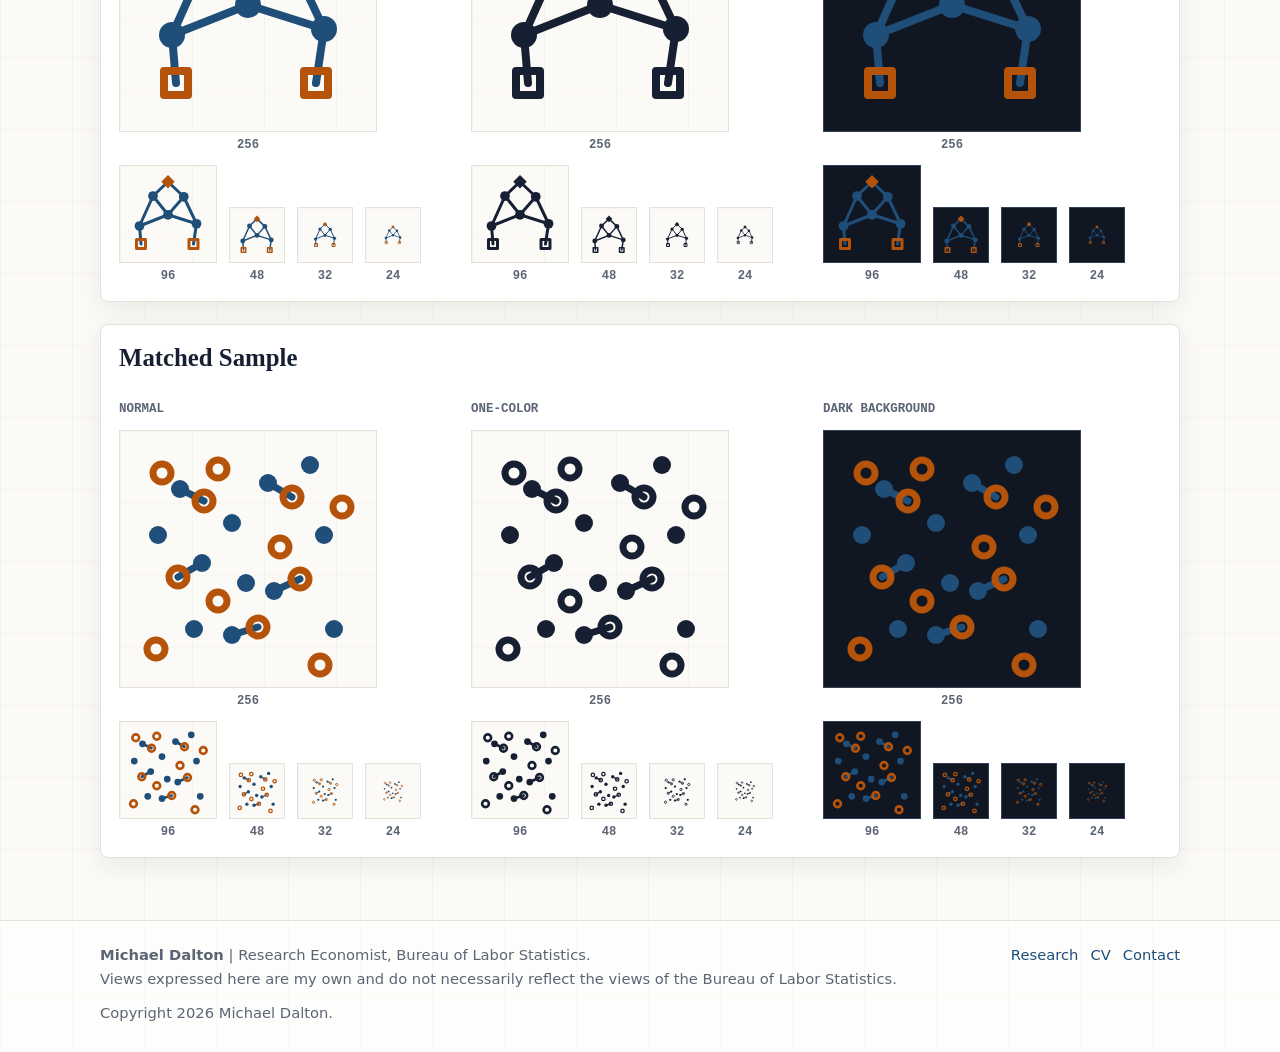
<file: design-mark-comparison.html>
<!doctype html>
<html lang="en">
<head>
  <meta charset="utf-8">
  <meta name="viewport" content="width=device-width, initial-scale=1">
  <meta name="description" content="Local comparison page for data mark SVG candidates.">
  <meta name="robots" content="noindex,nofollow">
  <link rel="canonical" href="https://michaeldaltoneconomics.org/design-mark-comparison.html">
  <title>Mark Comparison | Michael Dalton</title>
  <link rel="stylesheet" href="/assets/css/style.css">
  <link rel="icon" href="/favicon-20260627.svg" type="image/svg+xml">
  <script defer src="/assets/js/main.js"></script>
  <style>
    .mark-comparison {
      display: grid;
      gap: 22px;
      margin-top: 22px;
    }

    .mark-candidate {
      display: grid;
      gap: 16px;
    }

    .mark-preview-grid {
      display: grid;
      grid-template-columns: repeat(3, minmax(0, 1fr));
      gap: 14px;
    }

    .mark-preview-set {
      display: grid;
      gap: 12px;
      align-content: start;
    }

    .mark-preview-set h3 {
      margin: 0;
      color: var(--muted);
      font: 800 0.78rem/1.4 var(--font-mono);
      text-transform: uppercase;
    }

    .mark-sizes {
      display: flex;
      flex-wrap: wrap;
      align-items: flex-end;
      gap: 12px;
    }

    .mark-sample {
      display: grid;
      gap: 6px;
      justify-items: center;
      color: var(--muted);
      font: 700 0.76rem/1.2 var(--font-mono);
    }

    .mark-frame {
      --size: 48px;
      display: grid;
      place-items: center;
      min-width: max(56px, var(--size));
      min-height: max(56px, var(--size));
      border: 1px solid var(--border);
      background:
        linear-gradient(90deg, rgba(31, 78, 121, 0.035) 1px, transparent 1px),
        linear-gradient(180deg, rgba(180, 83, 9, 0.03) 1px, transparent 1px),
        var(--bg);
      background-size: 72px 72px, 72px 72px, auto;
    }

    .mark-frame.dark {
      background: #111722;
      border-color: #334155;
    }

    .mark-img,
    .mark-mask {
      display: block;
      width: var(--size);
      height: var(--size);
    }

    .mark-mask {
      background: #172033;
      -webkit-mask: var(--mark) center / contain no-repeat;
      mask: var(--mark) center / contain no-repeat;
    }

    @media (max-width: 920px) {
      .mark-preview-grid {
        grid-template-columns: 1fr;
      }
    }
  </style>
</head>
<body>
<a class="skip-link" href="#content">Skip to content</a>

<header class="site-header">
  <div class="header-inner">
    <div class="brand">
      <a class="brand-link" href="/" aria-label="Michael Dalton home">
        <img class="brand-mark" src="/assets/img/data-mark-logo-20260627.svg" alt="" aria-hidden="true">
        <span class="brand-text">Michael Dalton</span>
      </a>
      <span class="subtitle">Labor Economist and Public Servant</span>
    </div>

    <nav class="nav" aria-label="Primary">
      <a href="/research/">Research</a>
      <a href="/cv/">CV</a>
      <a class="cta" href="/contact/">Contact</a>
      <button id="theme-toggle" class="theme-toggle" type="button" aria-label="Toggle color theme" title="Toggle color theme"><span class="theme-glyph" aria-hidden="true"></span></button>
    </nav>
  </div>
</header>

<main class="container" id="content">
  <section class="hero" aria-label="Page header">
    <div class="hero-inner">
      <h1>Mark Comparison</h1>
    </div>
  </section>

  <div class="mark-comparison">
    <section class="content-block mark-candidate" aria-labelledby="linked-records-heading">
      <div class="section-title stacked">
        <h2 id="linked-records-heading">Linked Records</h2>
      </div>
      <div class="mark-preview-grid">
        <section class="mark-preview-set" aria-label="Linked Records normal">
          <h3>Normal</h3>
          <div class="mark-sizes">
            <div class="mark-sample"><span class="mark-frame" style="--size: 256px"><img class="mark-img" src="/assets/img/data-mark-linked-records.svg" width="256" height="256" alt="Linked Records mark at 256 pixels"></span><span>256</span></div>
            <div class="mark-sample"><span class="mark-frame" style="--size: 96px"><img class="mark-img" src="/assets/img/data-mark-linked-records.svg" width="96" height="96" alt="Linked Records mark at 96 pixels"></span><span>96</span></div>
            <div class="mark-sample"><span class="mark-frame" style="--size: 48px"><img class="mark-img" src="/assets/img/data-mark-linked-records.svg" width="48" height="48" alt="Linked Records mark at 48 pixels"></span><span>48</span></div>
            <div class="mark-sample"><span class="mark-frame" style="--size: 32px"><img class="mark-img" src="/assets/img/data-mark-linked-records.svg" width="32" height="32" alt="Linked Records mark at 32 pixels"></span><span>32</span></div>
            <div class="mark-sample"><span class="mark-frame" style="--size: 24px"><img class="mark-img" src="/assets/img/data-mark-linked-records.svg" width="24" height="24" alt="Linked Records mark at 24 pixels"></span><span>24</span></div>
          </div>
        </section>
        <section class="mark-preview-set" aria-label="Linked Records one color">
          <h3>One-color</h3>
          <div class="mark-sizes">
            <div class="mark-sample"><span class="mark-frame" style="--size: 256px"><span class="mark-mask" style="--mark: url('/assets/img/data-mark-linked-records.svg')" aria-label="Linked Records one-color mark at 256 pixels" role="img"></span></span><span>256</span></div>
            <div class="mark-sample"><span class="mark-frame" style="--size: 96px"><span class="mark-mask" style="--mark: url('/assets/img/data-mark-linked-records.svg')" aria-label="Linked Records one-color mark at 96 pixels" role="img"></span></span><span>96</span></div>
            <div class="mark-sample"><span class="mark-frame" style="--size: 48px"><span class="mark-mask" style="--mark: url('/assets/img/data-mark-linked-records.svg')" aria-label="Linked Records one-color mark at 48 pixels" role="img"></span></span><span>48</span></div>
            <div class="mark-sample"><span class="mark-frame" style="--size: 32px"><span class="mark-mask" style="--mark: url('/assets/img/data-mark-linked-records.svg')" aria-label="Linked Records one-color mark at 32 pixels" role="img"></span></span><span>32</span></div>
            <div class="mark-sample"><span class="mark-frame" style="--size: 24px"><span class="mark-mask" style="--mark: url('/assets/img/data-mark-linked-records.svg')" aria-label="Linked Records one-color mark at 24 pixels" role="img"></span></span><span>24</span></div>
          </div>
        </section>
        <section class="mark-preview-set" aria-label="Linked Records dark background">
          <h3>Dark background</h3>
          <div class="mark-sizes">
            <div class="mark-sample"><span class="mark-frame dark" style="--size: 256px"><img class="mark-img" src="/assets/img/data-mark-linked-records.svg" width="256" height="256" alt="Linked Records mark on dark background at 256 pixels"></span><span>256</span></div>
            <div class="mark-sample"><span class="mark-frame dark" style="--size: 96px"><img class="mark-img" src="/assets/img/data-mark-linked-records.svg" width="96" height="96" alt="Linked Records mark on dark background at 96 pixels"></span><span>96</span></div>
            <div class="mark-sample"><span class="mark-frame dark" style="--size: 48px"><img class="mark-img" src="/assets/img/data-mark-linked-records.svg" width="48" height="48" alt="Linked Records mark on dark background at 48 pixels"></span><span>48</span></div>
            <div class="mark-sample"><span class="mark-frame dark" style="--size: 32px"><img class="mark-img" src="/assets/img/data-mark-linked-records.svg" width="32" height="32" alt="Linked Records mark on dark background at 32 pixels"></span><span>32</span></div>
            <div class="mark-sample"><span class="mark-frame dark" style="--size: 24px"><img class="mark-img" src="/assets/img/data-mark-linked-records.svg" width="24" height="24" alt="Linked Records mark on dark background at 24 pixels"></span><span>24</span></div>
          </div>
        </section>
      </div>
    </section>

    <section class="content-block mark-candidate" aria-labelledby="panel-flow-heading">
      <div class="section-title stacked">
        <h2 id="panel-flow-heading">Establishment Panel Flow</h2>
      </div>
      <div class="mark-preview-grid">
        <section class="mark-preview-set" aria-label="Establishment Panel Flow normal">
          <h3>Normal</h3>
          <div class="mark-sizes">
            <div class="mark-sample"><span class="mark-frame" style="--size: 256px"><img class="mark-img" src="/assets/img/archive/20260624__mark_candidates/data-mark-panel-flow.svg" width="256" height="256" alt="Establishment Panel Flow mark at 256 pixels"></span><span>256</span></div>
            <div class="mark-sample"><span class="mark-frame" style="--size: 96px"><img class="mark-img" src="/assets/img/archive/20260624__mark_candidates/data-mark-panel-flow.svg" width="96" height="96" alt="Establishment Panel Flow mark at 96 pixels"></span><span>96</span></div>
            <div class="mark-sample"><span class="mark-frame" style="--size: 48px"><img class="mark-img" src="/assets/img/archive/20260624__mark_candidates/data-mark-panel-flow.svg" width="48" height="48" alt="Establishment Panel Flow mark at 48 pixels"></span><span>48</span></div>
            <div class="mark-sample"><span class="mark-frame" style="--size: 32px"><img class="mark-img" src="/assets/img/archive/20260624__mark_candidates/data-mark-panel-flow.svg" width="32" height="32" alt="Establishment Panel Flow mark at 32 pixels"></span><span>32</span></div>
            <div class="mark-sample"><span class="mark-frame" style="--size: 24px"><img class="mark-img" src="/assets/img/archive/20260624__mark_candidates/data-mark-panel-flow.svg" width="24" height="24" alt="Establishment Panel Flow mark at 24 pixels"></span><span>24</span></div>
          </div>
        </section>
        <section class="mark-preview-set" aria-label="Establishment Panel Flow one color">
          <h3>One-color</h3>
          <div class="mark-sizes">
            <div class="mark-sample"><span class="mark-frame" style="--size: 256px"><span class="mark-mask" style="--mark: url('/assets/img/archive/20260624__mark_candidates/data-mark-panel-flow.svg')" aria-label="Establishment Panel Flow one-color mark at 256 pixels" role="img"></span></span><span>256</span></div>
            <div class="mark-sample"><span class="mark-frame" style="--size: 96px"><span class="mark-mask" style="--mark: url('/assets/img/archive/20260624__mark_candidates/data-mark-panel-flow.svg')" aria-label="Establishment Panel Flow one-color mark at 96 pixels" role="img"></span></span><span>96</span></div>
            <div class="mark-sample"><span class="mark-frame" style="--size: 48px"><span class="mark-mask" style="--mark: url('/assets/img/archive/20260624__mark_candidates/data-mark-panel-flow.svg')" aria-label="Establishment Panel Flow one-color mark at 48 pixels" role="img"></span></span><span>48</span></div>
            <div class="mark-sample"><span class="mark-frame" style="--size: 32px"><span class="mark-mask" style="--mark: url('/assets/img/archive/20260624__mark_candidates/data-mark-panel-flow.svg')" aria-label="Establishment Panel Flow one-color mark at 32 pixels" role="img"></span></span><span>32</span></div>
            <div class="mark-sample"><span class="mark-frame" style="--size: 24px"><span class="mark-mask" style="--mark: url('/assets/img/archive/20260624__mark_candidates/data-mark-panel-flow.svg')" aria-label="Establishment Panel Flow one-color mark at 24 pixels" role="img"></span></span><span>24</span></div>
          </div>
        </section>
        <section class="mark-preview-set" aria-label="Establishment Panel Flow dark background">
          <h3>Dark background</h3>
          <div class="mark-sizes">
            <div class="mark-sample"><span class="mark-frame dark" style="--size: 256px"><img class="mark-img" src="/assets/img/archive/20260624__mark_candidates/data-mark-panel-flow.svg" width="256" height="256" alt="Establishment Panel Flow mark on dark background at 256 pixels"></span><span>256</span></div>
            <div class="mark-sample"><span class="mark-frame dark" style="--size: 96px"><img class="mark-img" src="/assets/img/archive/20260624__mark_candidates/data-mark-panel-flow.svg" width="96" height="96" alt="Establishment Panel Flow mark on dark background at 96 pixels"></span><span>96</span></div>
            <div class="mark-sample"><span class="mark-frame dark" style="--size: 48px"><img class="mark-img" src="/assets/img/archive/20260624__mark_candidates/data-mark-panel-flow.svg" width="48" height="48" alt="Establishment Panel Flow mark on dark background at 48 pixels"></span><span>48</span></div>
            <div class="mark-sample"><span class="mark-frame dark" style="--size: 32px"><img class="mark-img" src="/assets/img/archive/20260624__mark_candidates/data-mark-panel-flow.svg" width="32" height="32" alt="Establishment Panel Flow mark on dark background at 32 pixels"></span><span>32</span></div>
            <div class="mark-sample"><span class="mark-frame dark" style="--size: 24px"><img class="mark-img" src="/assets/img/archive/20260624__mark_candidates/data-mark-panel-flow.svg" width="24" height="24" alt="Establishment Panel Flow mark on dark background at 24 pixels"></span><span>24</span></div>
          </div>
        </section>
      </div>
    </section>

    <section class="content-block mark-candidate" aria-labelledby="research-network-heading">
      <div class="section-title stacked">
        <h2 id="research-network-heading">Research Network</h2>
      </div>
      <div class="mark-preview-grid">
        <section class="mark-preview-set" aria-label="Research Network normal">
          <h3>Normal</h3>
          <div class="mark-sizes">
            <div class="mark-sample"><span class="mark-frame" style="--size: 256px"><img class="mark-img" src="/assets/img/archive/20260624__mark_candidates/data-mark-research-network.svg" width="256" height="256" alt="Research Network mark at 256 pixels"></span><span>256</span></div>
            <div class="mark-sample"><span class="mark-frame" style="--size: 96px"><img class="mark-img" src="/assets/img/archive/20260624__mark_candidates/data-mark-research-network.svg" width="96" height="96" alt="Research Network mark at 96 pixels"></span><span>96</span></div>
            <div class="mark-sample"><span class="mark-frame" style="--size: 48px"><img class="mark-img" src="/assets/img/archive/20260624__mark_candidates/data-mark-research-network.svg" width="48" height="48" alt="Research Network mark at 48 pixels"></span><span>48</span></div>
            <div class="mark-sample"><span class="mark-frame" style="--size: 32px"><img class="mark-img" src="/assets/img/archive/20260624__mark_candidates/data-mark-research-network.svg" width="32" height="32" alt="Research Network mark at 32 pixels"></span><span>32</span></div>
            <div class="mark-sample"><span class="mark-frame" style="--size: 24px"><img class="mark-img" src="/assets/img/archive/20260624__mark_candidates/data-mark-research-network.svg" width="24" height="24" alt="Research Network mark at 24 pixels"></span><span>24</span></div>
          </div>
        </section>
        <section class="mark-preview-set" aria-label="Research Network one color">
          <h3>One-color</h3>
          <div class="mark-sizes">
            <div class="mark-sample"><span class="mark-frame" style="--size: 256px"><span class="mark-mask" style="--mark: url('/assets/img/archive/20260624__mark_candidates/data-mark-research-network.svg')" aria-label="Research Network one-color mark at 256 pixels" role="img"></span></span><span>256</span></div>
            <div class="mark-sample"><span class="mark-frame" style="--size: 96px"><span class="mark-mask" style="--mark: url('/assets/img/archive/20260624__mark_candidates/data-mark-research-network.svg')" aria-label="Research Network one-color mark at 96 pixels" role="img"></span></span><span>96</span></div>
            <div class="mark-sample"><span class="mark-frame" style="--size: 48px"><span class="mark-mask" style="--mark: url('/assets/img/archive/20260624__mark_candidates/data-mark-research-network.svg')" aria-label="Research Network one-color mark at 48 pixels" role="img"></span></span><span>48</span></div>
            <div class="mark-sample"><span class="mark-frame" style="--size: 32px"><span class="mark-mask" style="--mark: url('/assets/img/archive/20260624__mark_candidates/data-mark-research-network.svg')" aria-label="Research Network one-color mark at 32 pixels" role="img"></span></span><span>32</span></div>
            <div class="mark-sample"><span class="mark-frame" style="--size: 24px"><span class="mark-mask" style="--mark: url('/assets/img/archive/20260624__mark_candidates/data-mark-research-network.svg')" aria-label="Research Network one-color mark at 24 pixels" role="img"></span></span><span>24</span></div>
          </div>
        </section>
        <section class="mark-preview-set" aria-label="Research Network dark background">
          <h3>Dark background</h3>
          <div class="mark-sizes">
            <div class="mark-sample"><span class="mark-frame dark" style="--size: 256px"><img class="mark-img" src="/assets/img/archive/20260624__mark_candidates/data-mark-research-network.svg" width="256" height="256" alt="Research Network mark on dark background at 256 pixels"></span><span>256</span></div>
            <div class="mark-sample"><span class="mark-frame dark" style="--size: 96px"><img class="mark-img" src="/assets/img/archive/20260624__mark_candidates/data-mark-research-network.svg" width="96" height="96" alt="Research Network mark on dark background at 96 pixels"></span><span>96</span></div>
            <div class="mark-sample"><span class="mark-frame dark" style="--size: 48px"><img class="mark-img" src="/assets/img/archive/20260624__mark_candidates/data-mark-research-network.svg" width="48" height="48" alt="Research Network mark on dark background at 48 pixels"></span><span>48</span></div>
            <div class="mark-sample"><span class="mark-frame dark" style="--size: 32px"><img class="mark-img" src="/assets/img/archive/20260624__mark_candidates/data-mark-research-network.svg" width="32" height="32" alt="Research Network mark on dark background at 32 pixels"></span><span>32</span></div>
            <div class="mark-sample"><span class="mark-frame dark" style="--size: 24px"><img class="mark-img" src="/assets/img/archive/20260624__mark_candidates/data-mark-research-network.svg" width="24" height="24" alt="Research Network mark on dark background at 24 pixels"></span><span>24</span></div>
          </div>
        </section>
      </div>
    </section>

    <section class="content-block mark-candidate" aria-labelledby="matched-sample-heading">
      <div class="section-title stacked">
        <h2 id="matched-sample-heading">Matched Sample</h2>
      </div>
      <div class="mark-preview-grid">
        <section class="mark-preview-set" aria-label="Matched Sample normal">
          <h3>Normal</h3>
          <div class="mark-sizes">
            <div class="mark-sample"><span class="mark-frame" style="--size: 256px"><img class="mark-img" src="/assets/img/archive/20260624__mark_candidates/data-mark-matched-sample.svg" width="256" height="256" alt="Matched Sample mark at 256 pixels"></span><span>256</span></div>
            <div class="mark-sample"><span class="mark-frame" style="--size: 96px"><img class="mark-img" src="/assets/img/archive/20260624__mark_candidates/data-mark-matched-sample.svg" width="96" height="96" alt="Matched Sample mark at 96 pixels"></span><span>96</span></div>
            <div class="mark-sample"><span class="mark-frame" style="--size: 48px"><img class="mark-img" src="/assets/img/archive/20260624__mark_candidates/data-mark-matched-sample.svg" width="48" height="48" alt="Matched Sample mark at 48 pixels"></span><span>48</span></div>
            <div class="mark-sample"><span class="mark-frame" style="--size: 32px"><img class="mark-img" src="/assets/img/archive/20260624__mark_candidates/data-mark-matched-sample.svg" width="32" height="32" alt="Matched Sample mark at 32 pixels"></span><span>32</span></div>
            <div class="mark-sample"><span class="mark-frame" style="--size: 24px"><img class="mark-img" src="/assets/img/archive/20260624__mark_candidates/data-mark-matched-sample.svg" width="24" height="24" alt="Matched Sample mark at 24 pixels"></span><span>24</span></div>
          </div>
        </section>
        <section class="mark-preview-set" aria-label="Matched Sample one color">
          <h3>One-color</h3>
          <div class="mark-sizes">
            <div class="mark-sample"><span class="mark-frame" style="--size: 256px"><span class="mark-mask" style="--mark: url('/assets/img/archive/20260624__mark_candidates/data-mark-matched-sample.svg')" aria-label="Matched Sample one-color mark at 256 pixels" role="img"></span></span><span>256</span></div>
            <div class="mark-sample"><span class="mark-frame" style="--size: 96px"><span class="mark-mask" style="--mark: url('/assets/img/archive/20260624__mark_candidates/data-mark-matched-sample.svg')" aria-label="Matched Sample one-color mark at 96 pixels" role="img"></span></span><span>96</span></div>
            <div class="mark-sample"><span class="mark-frame" style="--size: 48px"><span class="mark-mask" style="--mark: url('/assets/img/archive/20260624__mark_candidates/data-mark-matched-sample.svg')" aria-label="Matched Sample one-color mark at 48 pixels" role="img"></span></span><span>48</span></div>
            <div class="mark-sample"><span class="mark-frame" style="--size: 32px"><span class="mark-mask" style="--mark: url('/assets/img/archive/20260624__mark_candidates/data-mark-matched-sample.svg')" aria-label="Matched Sample one-color mark at 32 pixels" role="img"></span></span><span>32</span></div>
            <div class="mark-sample"><span class="mark-frame" style="--size: 24px"><span class="mark-mask" style="--mark: url('/assets/img/archive/20260624__mark_candidates/data-mark-matched-sample.svg')" aria-label="Matched Sample one-color mark at 24 pixels" role="img"></span></span><span>24</span></div>
          </div>
        </section>
        <section class="mark-preview-set" aria-label="Matched Sample dark background">
          <h3>Dark background</h3>
          <div class="mark-sizes">
            <div class="mark-sample"><span class="mark-frame dark" style="--size: 256px"><img class="mark-img" src="/assets/img/archive/20260624__mark_candidates/data-mark-matched-sample.svg" width="256" height="256" alt="Matched Sample mark on dark background at 256 pixels"></span><span>256</span></div>
            <div class="mark-sample"><span class="mark-frame dark" style="--size: 96px"><img class="mark-img" src="/assets/img/archive/20260624__mark_candidates/data-mark-matched-sample.svg" width="96" height="96" alt="Matched Sample mark on dark background at 96 pixels"></span><span>96</span></div>
            <div class="mark-sample"><span class="mark-frame dark" style="--size: 48px"><img class="mark-img" src="/assets/img/archive/20260624__mark_candidates/data-mark-matched-sample.svg" width="48" height="48" alt="Matched Sample mark on dark background at 48 pixels"></span><span>48</span></div>
            <div class="mark-sample"><span class="mark-frame dark" style="--size: 32px"><img class="mark-img" src="/assets/img/archive/20260624__mark_candidates/data-mark-matched-sample.svg" width="32" height="32" alt="Matched Sample mark on dark background at 32 pixels"></span><span>32</span></div>
            <div class="mark-sample"><span class="mark-frame dark" style="--size: 24px"><img class="mark-img" src="/assets/img/archive/20260624__mark_candidates/data-mark-matched-sample.svg" width="24" height="24" alt="Matched Sample mark on dark background at 24 pixels"></span><span>24</span></div>
          </div>
        </section>
      </div>
    </section>
  </div>
</main>

<footer>
  <div class="footer-inner">
    <div class="small">
      <strong>Michael Dalton</strong> | Research Economist, Bureau of Labor Statistics.<br>
      Views expressed here are my own and do not necessarily reflect the views of the Bureau of Labor Statistics.
    </div>
    <div class="footer-links small">
      <a href="/research/">Research</a>
      <a href="/cv/">CV</a>
      <a href="/contact/">Contact</a>
    </div>
    <div class="small">Copyright <span id="year">2026</span> Michael Dalton.</div>
  </div>
</footer>

<script>
  document.getElementById("year").textContent = new Date().getFullYear();
</script>
</body>
</html>
</file>
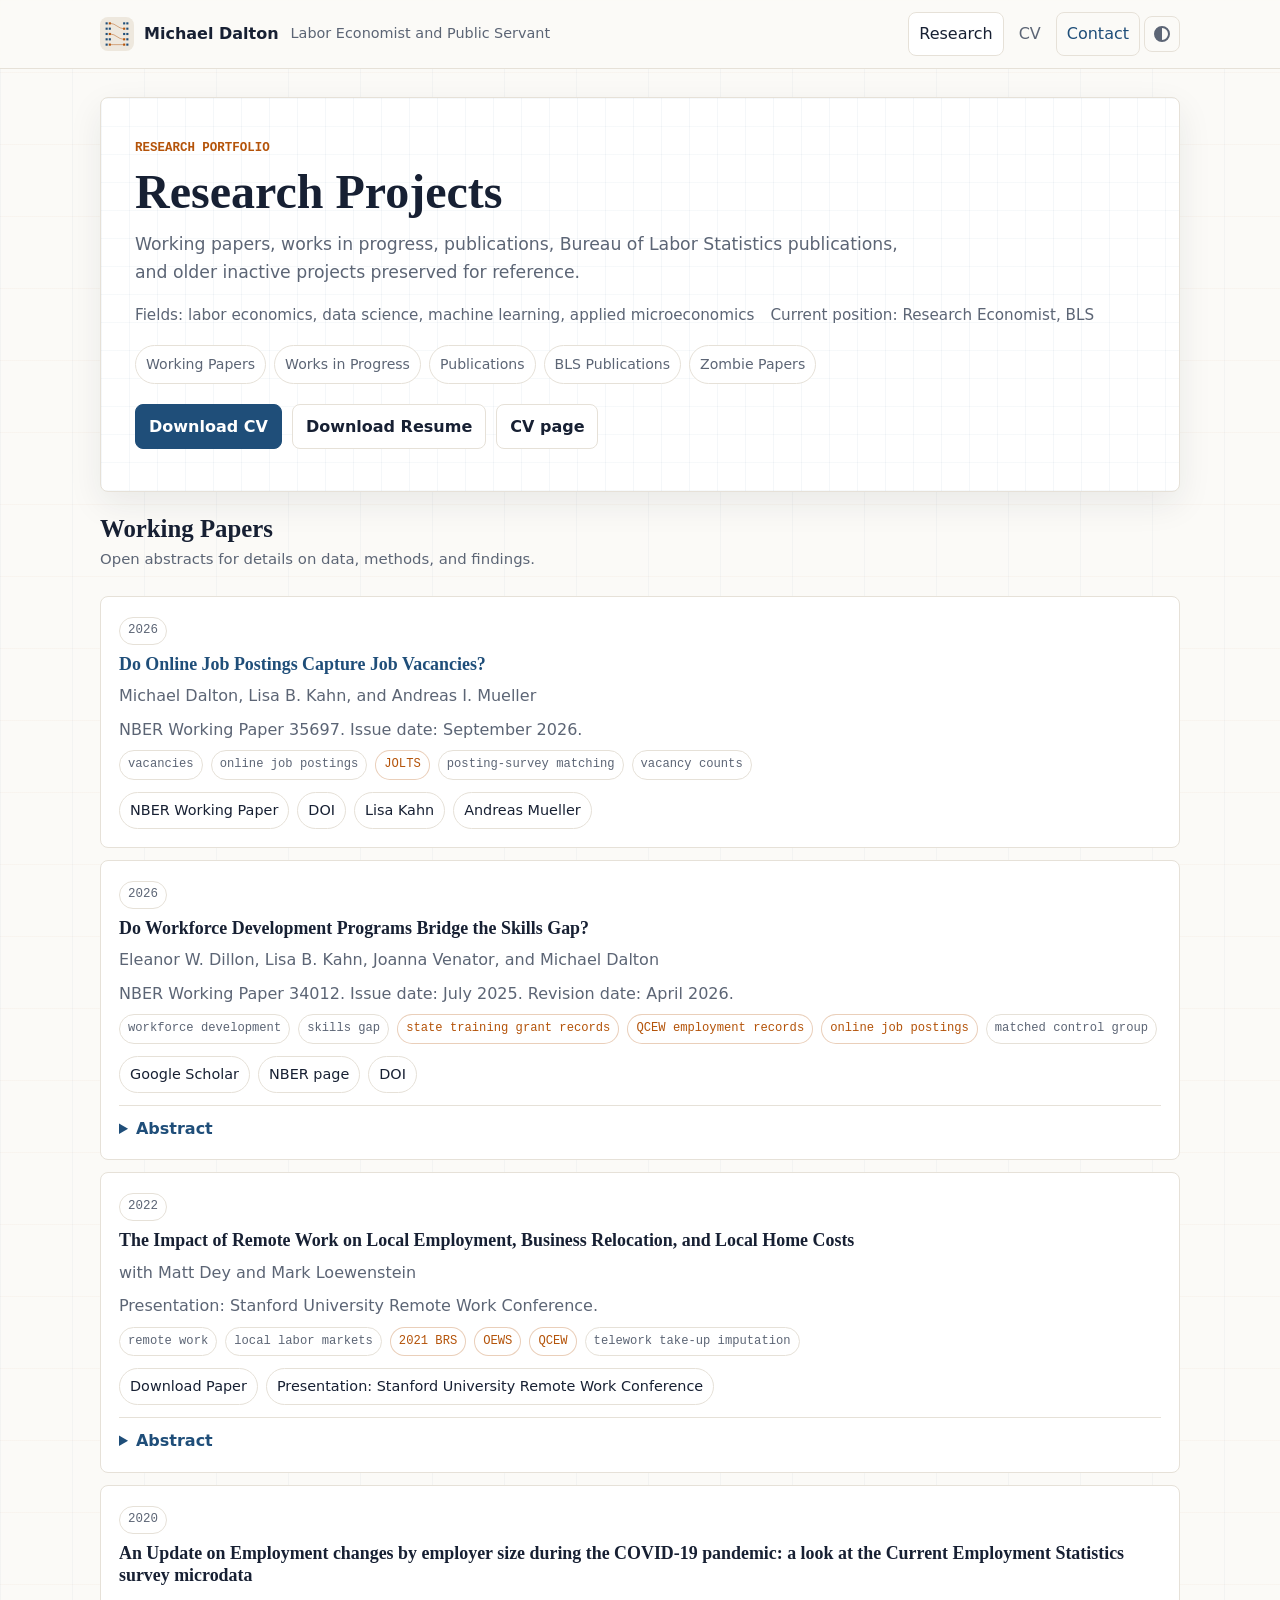
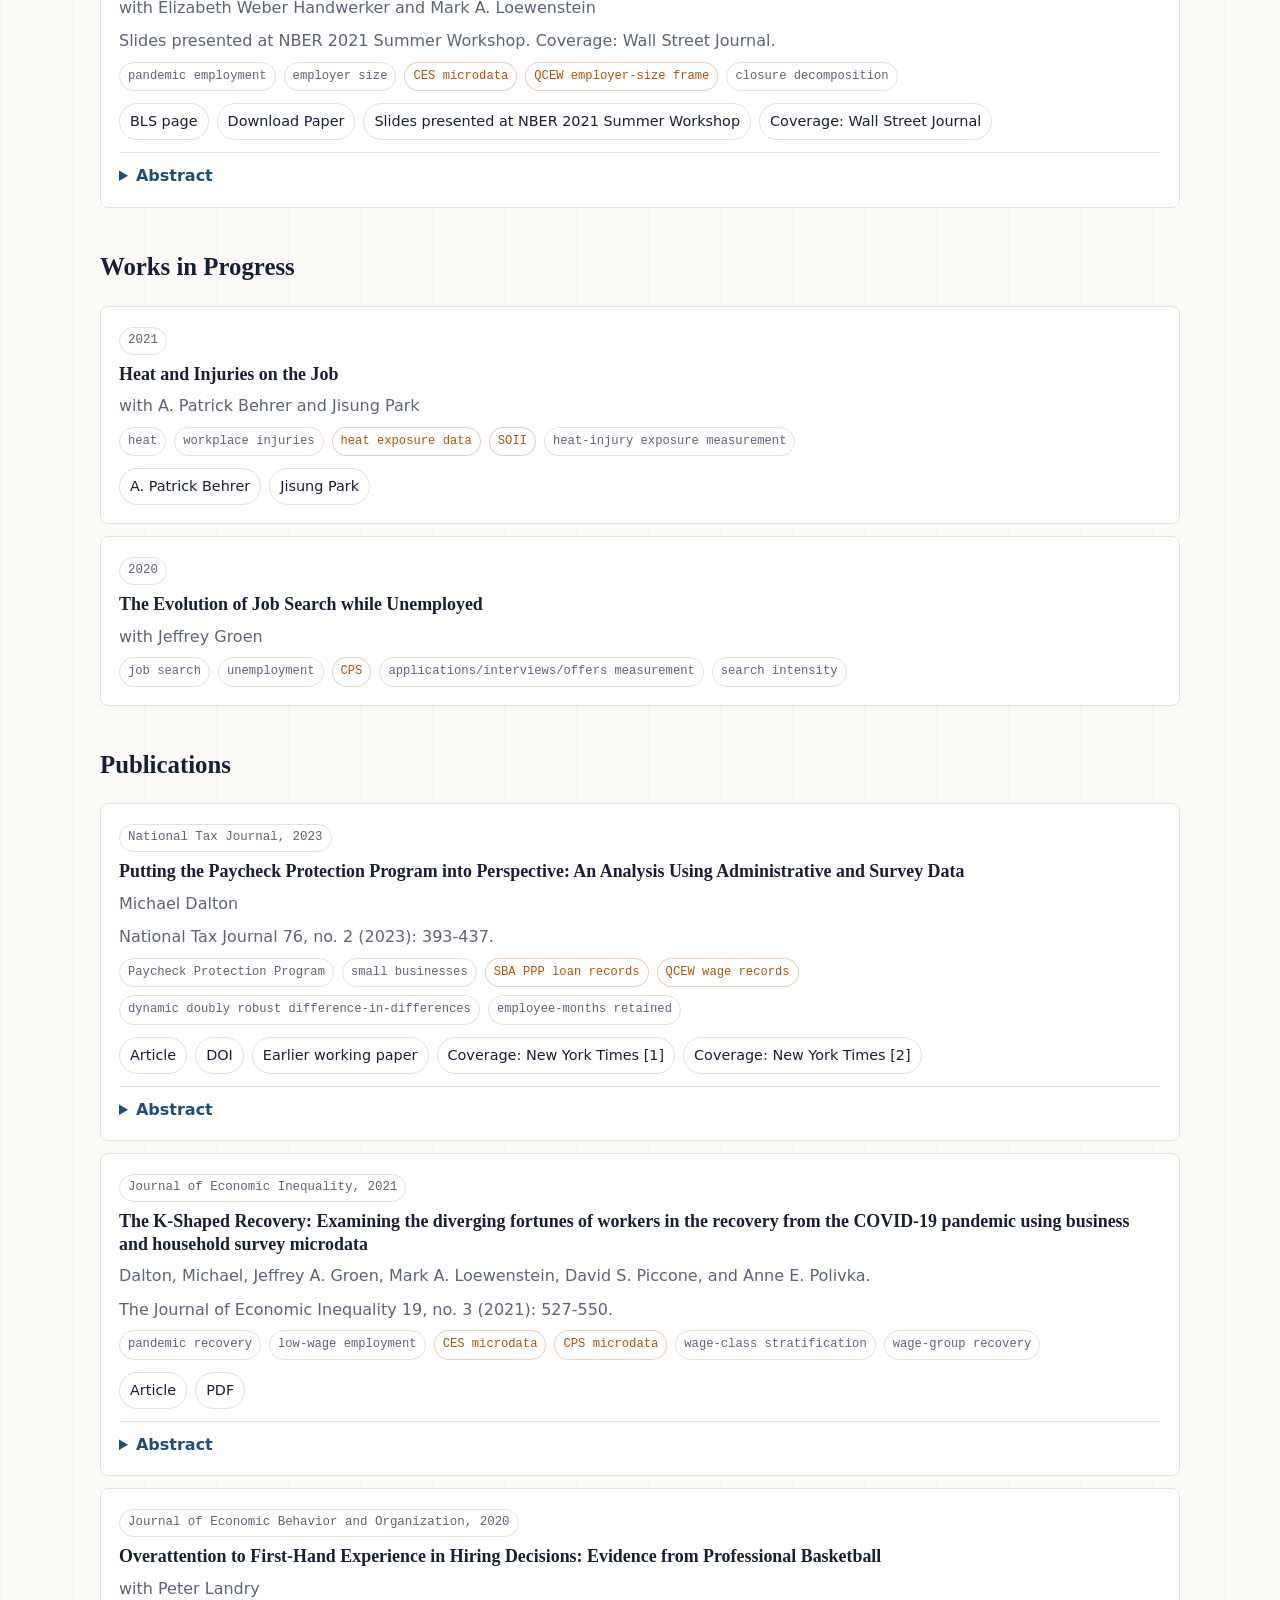
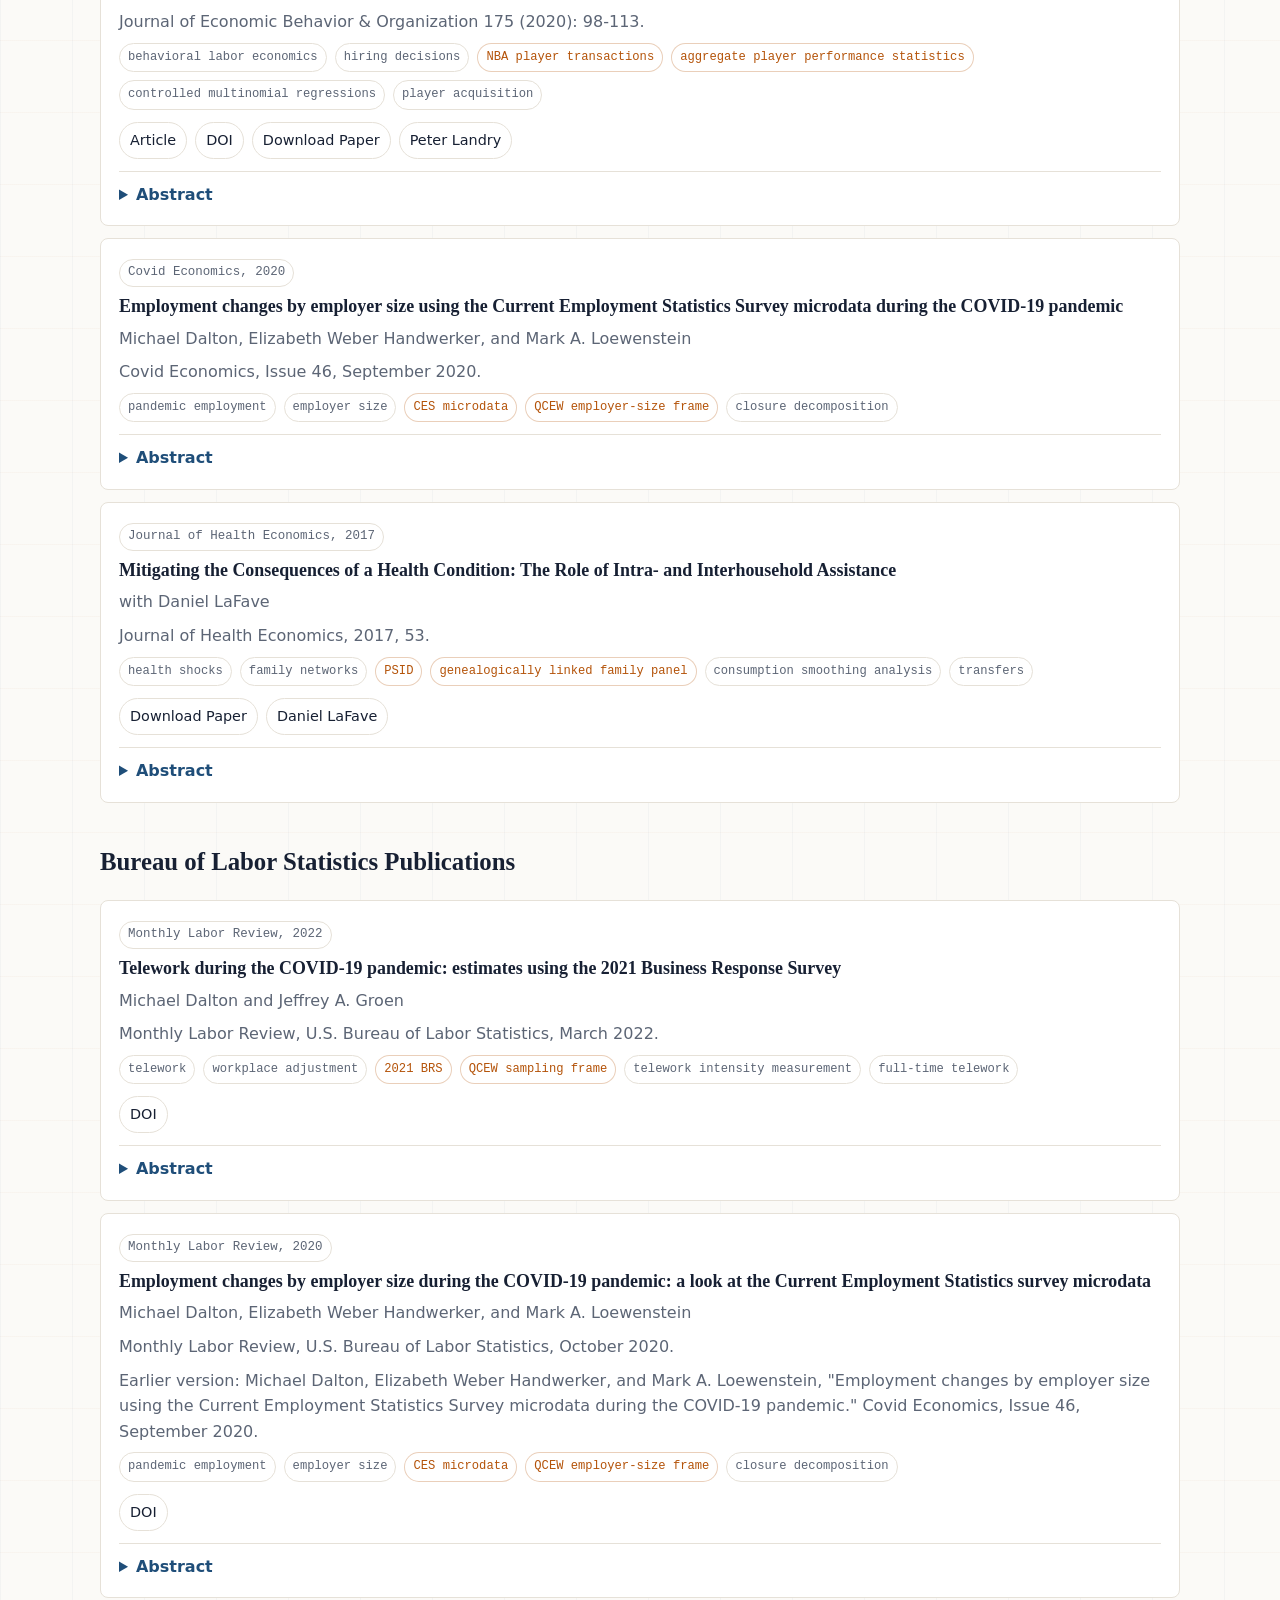
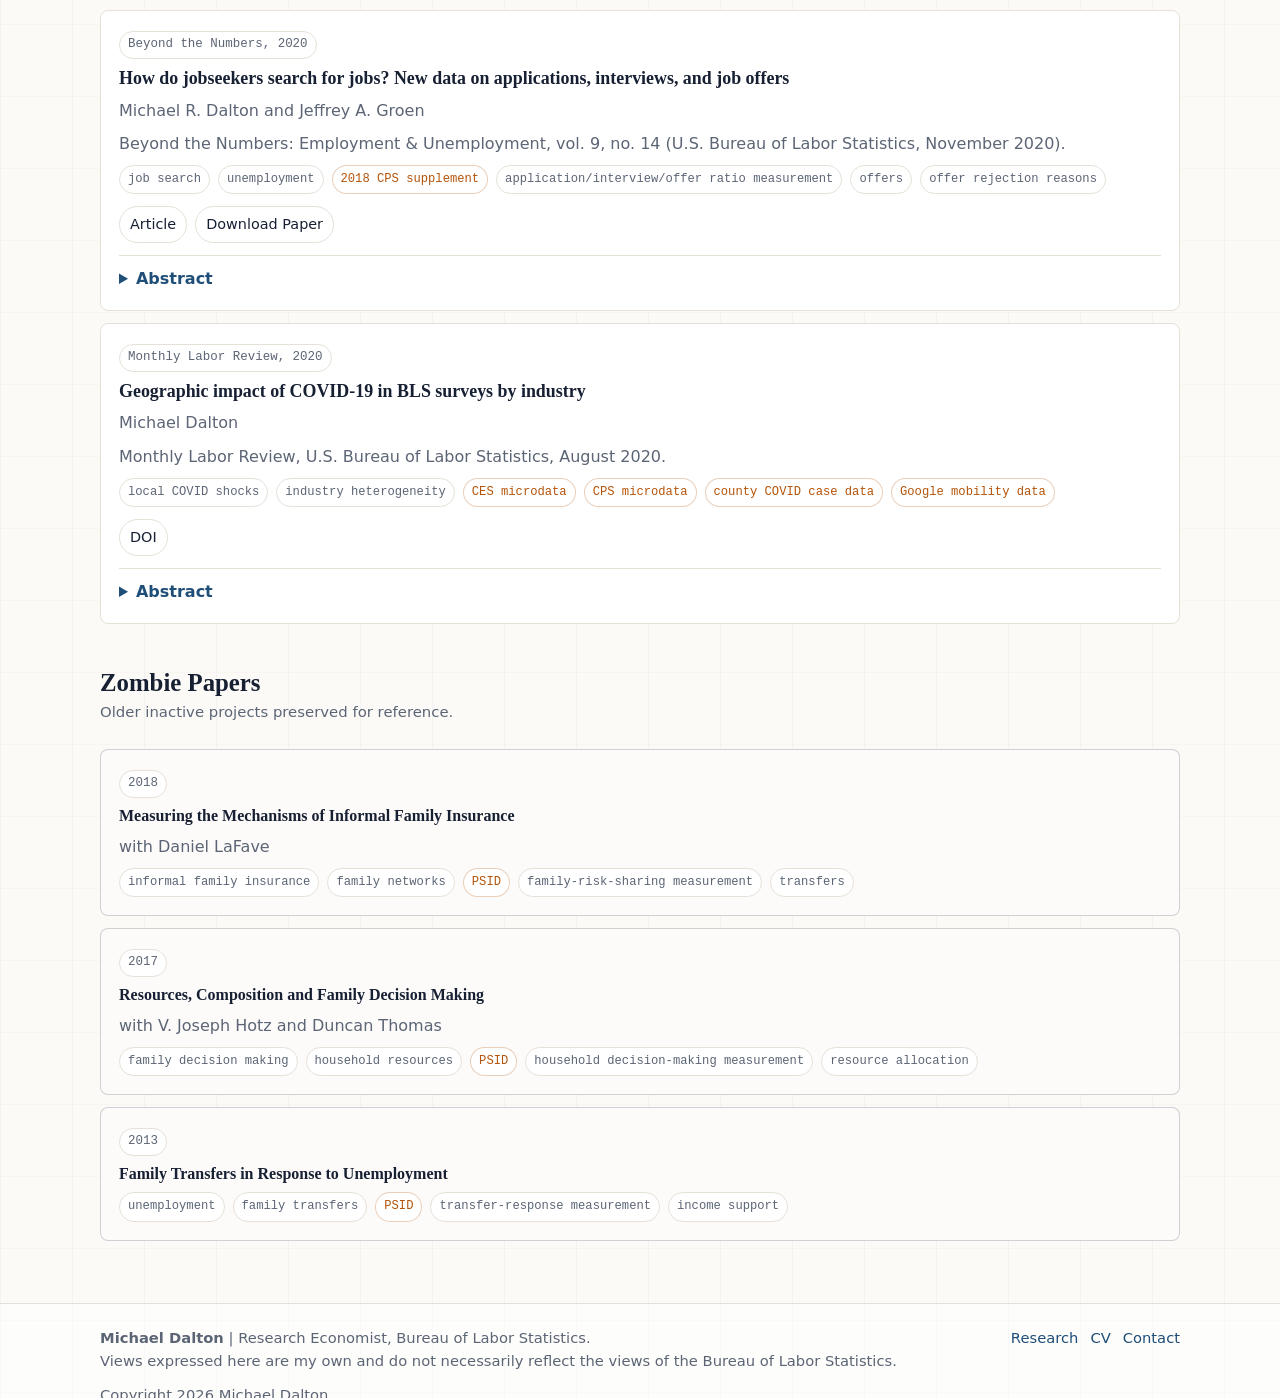
<file: research.html>
<!doctype html>
<html lang="en">
<head>
  <meta charset="utf-8">
  <meta name="viewport" content="width=device-width, initial-scale=1">
  <meta name="description" content="Redirect to Michael Dalton's research page.">
  <meta name="robots" content="noindex">
  <meta http-equiv="refresh" content="0; url=/research/">
  <link rel="canonical" href="https://michaeldaltoneconomics.org/research/">
  <title>Research Redirect | Michael Dalton</title>
</head>
<body>
  <h1>Research Redirect</h1>
  <p>Research has moved to <a href="/research/">https://michaeldaltoneconomics.org/research/</a>.</p>
</body>
</html>
</file>
<file: assets/css/style.css>
/* Static academic site styles for michaeldaltoneconomics.org. */

:root {
  --font-sans: ui-sans-serif, system-ui, -apple-system, BlinkMacSystemFont, "Segoe UI", sans-serif;
  --font-serif: ui-serif, Georgia, Cambria, "Times New Roman", serif;
  --font-mono: ui-monospace, SFMono-Regular, Menlo, Consolas, monospace;

  --color-bg: #fbfaf7;
  --color-text: #172033;
  --color-muted: #5c6575;
  --color-primary: #1f4e79;
  --color-accent: #b45309;
  --color-surface: #ffffff;
  --color-border: #e6e1d8;

  --bg: var(--color-bg);
  --text: var(--color-text);
  --muted: var(--color-muted);
  --primary: var(--color-primary);
  --accent: var(--color-accent);
  --surface: var(--color-surface);
  --surface-2: #f5f1ea;
  --border: var(--color-border);
  --link: var(--color-primary);
  --shadow: rgba(23, 32, 51, 0.08);
  --on-primary: #ffffff;

  --maxw: 1120px;
  --radius: 8px;
}

@media (prefers-color-scheme: dark) {
  :root {
    --color-bg: #111722;
    --color-text: #f3efe6;
    --color-muted: #b9c0cc;
    --color-primary: #8fb9dc;
    --color-accent: #e0a15f;
    --color-surface: #182131;
    --color-border: #334155;

    --bg: var(--color-bg);
    --text: var(--color-text);
    --muted: var(--color-muted);
    --primary: var(--color-primary);
    --accent: var(--color-accent);
    --surface: var(--color-surface);
    --surface-2: #202a3b;
    --border: var(--color-border);
    --link: var(--color-primary);
    --shadow: rgba(0, 0, 0, 0.32);
    --on-primary: #111722;
  }
}

html[data-theme="light"] {
  --color-bg: #fbfaf7;
  --color-text: #172033;
  --color-muted: #5c6575;
  --color-primary: #1f4e79;
  --color-accent: #b45309;
  --color-surface: #ffffff;
  --color-border: #e6e1d8;

  --bg: var(--color-bg);
  --text: var(--color-text);
  --muted: var(--color-muted);
  --primary: var(--color-primary);
  --accent: var(--color-accent);
  --surface: var(--color-surface);
  --surface-2: #f5f1ea;
  --border: var(--color-border);
  --link: var(--color-primary);
  --shadow: rgba(23, 32, 51, 0.08);
  --on-primary: #ffffff;
}

html[data-theme="dark"] {
  --color-bg: #111722;
  --color-text: #f3efe6;
  --color-muted: #b9c0cc;
  --color-primary: #8fb9dc;
  --color-accent: #e0a15f;
  --color-surface: #182131;
  --color-border: #334155;

  --bg: var(--color-bg);
  --text: var(--color-text);
  --muted: var(--color-muted);
  --primary: var(--color-primary);
  --accent: var(--color-accent);
  --surface: var(--color-surface);
  --surface-2: #202a3b;
  --border: var(--color-border);
  --link: var(--color-primary);
  --shadow: rgba(0, 0, 0, 0.32);
  --on-primary: #111722;
}

* { box-sizing: border-box; }

html {
  color-scheme: light dark;
  scroll-behavior: smooth;
  scroll-padding-top: 88px;
}

@media (prefers-reduced-motion: reduce) {
  html { scroll-behavior: auto; }
  *, *::before, *::after {
    animation-duration: 0.01ms !important;
    animation-iteration-count: 1 !important;
    scroll-behavior: auto !important;
    transition-duration: 0.01ms !important;
  }
}

body {
  margin: 0;
  font-family: var(--font-sans);
  line-height: 1.6;
  color: var(--text);
  background:
    linear-gradient(90deg, rgba(31, 78, 121, 0.035) 1px, transparent 1px),
    linear-gradient(180deg, rgba(180, 83, 9, 0.03) 1px, transparent 1px),
    var(--bg);
  background-size: 72px 72px, 72px 72px, auto;
}

a {
  color: var(--link);
  text-decoration: none;
  text-underline-offset: 3px;
}

a:hover { text-decoration: underline; }

a:focus-visible,
button:focus-visible,
summary:focus-visible {
  outline: 3px solid rgba(180, 83, 9, 0.38);
  outline-offset: 3px;
}

img,
svg { max-width: 100%; height: auto; }

.container {
  max-width: var(--maxw);
  margin: 0 auto;
  padding: 28px 20px;
}

.skip-link {
  position: absolute;
  left: -9999px;
  top: 12px;
  z-index: 1000;
  background: var(--surface);
  border: 1px solid var(--border);
  border-radius: var(--radius);
  padding: 10px 12px;
  color: var(--text);
}

.skip-link:focus { left: 12px; }

.visually-hidden {
  position: absolute;
  width: 1px;
  height: 1px;
  padding: 0;
  margin: -1px;
  overflow: hidden;
  clip: rect(0 0 0 0);
  white-space: nowrap;
  border: 0;
}

.site-header {
  position: sticky;
  top: 0;
  z-index: 50;
  background: rgba(251, 250, 247, 0.92);
  border-bottom: 1px solid var(--border);
  backdrop-filter: blur(12px);
}

html[data-theme="dark"] .site-header {
  background: rgba(17, 23, 34, 0.92);
}

@media (prefers-color-scheme: dark) {
  .site-header { background: rgba(17, 23, 34, 0.92); }
  html[data-theme="light"] .site-header { background: rgba(251, 250, 247, 0.92); }
}

.header-inner {
  display: flex;
  align-items: center;
  justify-content: space-between;
  gap: 18px;
  max-width: var(--maxw);
  margin: 0 auto;
  padding: 12px 20px;
}

.brand {
  display: flex;
  align-items: center;
  gap: 12px;
  min-width: 240px;
}

.brand-link {
  display: inline-flex;
  align-items: center;
  gap: 10px;
  color: var(--text);
  font-weight: 800;
  text-decoration: none;
}

.brand-link:hover { text-decoration: none; }

.brand-mark {
  width: 34px;
  height: 34px;
  flex: 0 0 34px;
  object-fit: cover;
  object-position: center;
  border-radius: var(--radius);
}

.brand-text {
  color: var(--text);
}

.brand .subtitle {
  color: var(--muted);
  font-size: 0.9rem;
}

.nav {
  display: flex;
  align-items: center;
  justify-content: flex-end;
  gap: 4px;
  flex-wrap: wrap;
}

.nav a {
  color: var(--muted);
  border: 1px solid transparent;
  border-radius: var(--radius);
  padding: 8px 10px;
}

.nav a[aria-current="page"] {
  color: var(--text);
  background: var(--surface);
  border-color: var(--border);
  text-decoration: none;
}

.nav .cta {
  color: var(--primary);
  background: transparent;
  border-color: var(--border);
}

.nav .cta:hover { text-decoration: none; background: var(--surface); }

.theme-toggle {
  display: inline-grid;
  place-items: center;
  width: 36px;
  height: 36px;
  border: 1px solid var(--border);
  border-radius: var(--radius);
  background: transparent;
  color: var(--muted);
  cursor: pointer;
}

.theme-toggle:hover {
  color: var(--text);
  background: var(--surface);
}

.theme-glyph {
  width: 16px;
  height: 16px;
  border: 2px solid currentColor;
  border-radius: 50%;
  background: linear-gradient(90deg, currentColor 0 50%, transparent 50% 100%);
}

.hero {
  position: relative;
  overflow: hidden;
  border: 1px solid var(--border);
  border-radius: var(--radius);
  background: var(--surface);
  box-shadow: 0 12px 34px var(--shadow);
}

.hero::before {
  content: "";
  position: absolute;
  inset: 0;
  pointer-events: none;
  background:
    linear-gradient(to right, rgba(31, 78, 121, 0.06) 1px, transparent 1px),
    linear-gradient(to bottom, rgba(31, 78, 121, 0.05) 1px, transparent 1px);
  background-size: 28px 28px;
  opacity: 0.75;
}

.hero-inner {
  position: relative;
  padding: 42px 34px;
}

.hero-kicker {
  margin: 0 0 10px 0;
  color: var(--accent);
  font: 700 0.78rem/1.4 var(--font-mono);
  text-transform: uppercase;
}

.hero h1 {
  margin: 0;
  font-family: var(--font-serif);
  font-size: 3rem;
  line-height: 1.05;
  letter-spacing: 0;
}

.hero p.lede,
.lede {
  max-width: 72ch;
  margin: 14px 0 0 0;
  color: var(--muted);
  font-size: 1.08rem;
}

.hero-details {
  display: grid;
  gap: 4px;
  margin-top: 14px;
  color: var(--muted);
  font-size: 1.05rem;
}

.hero-details .lede {
  margin: 0;
  color: var(--text);
  font-weight: 700;
}

.meta {
  display: flex;
  flex-wrap: wrap;
  gap: 8px 16px;
  margin-top: 16px;
  color: var(--muted);
  font-size: 0.95rem;
}

.pills,
.entry-tags {
  display: flex;
  flex-wrap: wrap;
  gap: 8px;
}

.pills { margin-top: 18px; }

.pill,
.badge,
.tag {
  display: inline-flex;
  align-items: center;
  border: 1px solid var(--border);
  border-radius: 999px;
  background: var(--surface);
  color: var(--muted);
  font-size: 0.88rem;
}

.pill { padding: 7px 10px; }

.badge {
  padding: 3px 8px;
  font-family: var(--font-mono);
  font-size: 0.78rem;
}

.tag {
  padding: 4px 8px;
  font-family: var(--font-mono);
  font-size: 0.76rem;
}

.tag.accent {
  color: var(--accent);
  border-color: rgba(180, 83, 9, 0.28);
}

.actions {
  display: flex;
  flex-wrap: wrap;
  gap: 10px;
  margin-top: 20px;
}

.hero-actions {
  flex-direction: column;
  align-items: flex-start;
  gap: 12px;
}

.hero-action-group {
  display: flex;
  flex-wrap: wrap;
  gap: 10px;
}

.hero-action-group-primary {
  padding-bottom: 12px;
  border-bottom: 1px solid var(--border);
}

.hero-action-group-primary .btn {
  min-height: 46px;
  padding: 10px 15px;
}

.hero-action-group-secondary {
  gap: 8px;
}

.hero-action-group-secondary .btn {
  min-height: 36px;
  padding: 7px 11px;
  background: var(--surface-2);
  color: var(--muted);
  font-size: 0.92rem;
}

.btn {
  display: inline-flex;
  align-items: center;
  justify-content: center;
  min-height: 42px;
  gap: 10px;
  padding: 9px 13px;
  border: 1px solid var(--border);
  border-radius: var(--radius);
  background: var(--surface);
  color: var(--text);
  font-weight: 700;
  text-decoration: none;
}

.btn:hover {
  text-decoration: none;
  border-color: rgba(31, 78, 121, 0.35);
}

.btn.primary {
  background: var(--primary);
  border-color: var(--primary);
  color: var(--on-primary);
}

.btn.text-link {
  background: transparent;
  border-color: transparent;
  color: var(--primary);
}

.grid,
.page-grid,
.cv-page {
  display: grid;
  grid-template-columns: minmax(0, 1.7fr) minmax(270px, 0.8fr);
  gap: 22px;
  align-items: start;
  margin-top: 22px;
}

.research-page {
  margin-top: 22px;
}

.hero + .research-network {
  margin-top: 22px;
}

.cv-page {
  grid-template-columns: minmax(0, 1fr);
}

.contact-container {
  max-width: 780px;
}

.home-flow,
.research-stack,
.cv-flow,
.contact-flow {
  display: grid;
  gap: 20px;
}

.card,
.content-block,
.feature-card,
.entry,
.timeline .item {
  border: 1px solid var(--border);
  border-radius: var(--radius);
  background: var(--surface);
  box-shadow: 0 8px 24px var(--shadow);
}

.card.pad,
.content-block,
.feature-card,
.entry,
.timeline .item {
  padding: 18px;
}

.section-title {
  display: flex;
  align-items: baseline;
  justify-content: space-between;
  gap: 10px;
  margin-bottom: 12px;
}

.section-title.stacked { display: block; }

.section-title h2 {
  margin: 0;
  font-family: var(--font-serif);
  font-size: 1.55rem;
  line-height: 1.2;
  letter-spacing: 0;
}

.section-title small,
.section-note {
  display: block;
  max-width: 72ch;
  margin-top: 4px;
  color: var(--muted);
  font-size: 0.93rem;
}

.feature-grid {
  display: grid;
  grid-template-columns: repeat(2, minmax(0, 1fr));
  gap: 14px;
}

.feature-card h3,
.entry h3 {
  margin: 8px 0 6px 0;
  font-family: var(--font-serif);
  line-height: 1.25;
  letter-spacing: 0;
}

.feature-card h3 { font-size: 1.08rem; }

.feature-meta {
  color: var(--accent);
  font-family: var(--font-mono);
  font-size: 0.78rem;
  font-weight: 700;
}

.card-link {
  display: inline-flex;
  width: fit-content;
  margin-top: 10px;
  padding: 6px 10px;
  border: 1px solid var(--border);
  border-radius: 999px;
  color: var(--primary);
  font-size: 0.9rem;
  font-weight: 700;
}

.card-link:hover {
  text-decoration: none;
  border-color: rgba(31, 78, 121, 0.35);
}

.feature-card p,
.entry p,
.card p,
.content-block p {
  color: var(--muted);
}

.list {
  margin: 0;
  padding: 0;
  list-style: none;
}

.list li {
  padding: 12px 0;
  border-top: 1px solid var(--border);
}

.list li:first-child {
  border-top: none;
  padding-top: 0;
}

.research-section {
  display: grid;
  gap: 12px;
}

.research-section + .research-section {
  margin-top: 24px;
}

.zombie-section .entry {
  border-color: rgba(92, 101, 117, 0.28);
  background: color-mix(in oklab, var(--surface), var(--surface-2) 30%);
}

.zombie-section .entry h3 {
  font-size: 1rem;
}

.entry {
  display: grid;
  gap: 8px;
  box-shadow: none;
}

.entry h3 {
  margin: 0;
  font-size: 1.12rem;
}

.entry .byline,
.entry .venue {
  color: var(--muted);
  margin: 0;
}

.entry-links,
.social {
  display: flex;
  flex-wrap: wrap;
  gap: 8px;
}

.entry-links {
  margin-top: 4px;
}

.entry-links a,
.social a,
.jump-list a {
  display: inline-flex;
  align-items: center;
  min-height: 34px;
  padding: 6px 10px;
  border: 1px solid var(--border);
  border-radius: 999px;
  background: var(--surface);
  color: var(--text);
  font-size: 0.9rem;
}

.entry-links a:hover,
.social a:hover,
.jump-list a:hover {
  text-decoration: none;
  border-color: rgba(31, 78, 121, 0.35);
}

details {
  margin-top: 4px;
  border-top: 1px solid var(--border);
  padding-top: 10px;
}

summary {
  width: fit-content;
  cursor: pointer;
  color: var(--primary);
  font-weight: 700;
}

details p {
  max-width: 82ch;
  margin: 10px 0 0 0;
}

.toc-card {
  position: sticky;
  top: 82px;
}

.jump-list {
  display: flex;
  flex-wrap: wrap;
  gap: 8px;
  margin-top: 10px;
}

.jump-list a {
  background: var(--surface-2);
  border-color: rgba(31, 78, 121, 0.26);
  color: var(--primary);
  font-family: var(--font-mono);
  font-size: 0.78rem;
}

.kv {
  display: grid;
  grid-template-columns: 115px 1fr;
  gap: 8px 12px;
  margin: 0;
}

.kv dt {
  color: var(--muted);
}

.kv dd {
  margin: 0;
  min-width: 0;
}

.summary-facts {
  display: grid;
  grid-template-columns: 150px 1fr;
  gap: 8px 14px;
  margin: 14px 0;
  padding: 14px;
  border: 1px solid var(--border);
  border-radius: var(--radius);
  background: var(--surface-2);
}

.summary-facts dt {
  color: var(--muted);
  font-family: var(--font-mono);
  font-size: 0.82rem;
}

.summary-facts dd {
  margin: 0;
  color: var(--text);
  font-weight: 700;
}

.cv-at-glance .summary-facts {
  margin-bottom: 0;
}

.cv-facts {
  grid-template-columns: 160px 1fr;
}

.contact-card h1 {
  margin: 0;
  font-family: var(--font-serif);
  font-size: 2.2rem;
  line-height: 1.08;
}

.profile {
  display: grid;
  grid-template-columns: 52px 1fr;
  gap: 12px;
  align-items: center;
}

.avatar {
  width: 52px;
  height: 52px;
  border: 1px solid var(--border);
  border-radius: var(--radius);
  background: var(--surface);
  padding: 5px;
}

.avatar img {
  width: 40px;
  height: 40px;
  display: block;
  object-fit: cover;
  object-position: center;
  border-radius: var(--radius);
}

.profile .name {
  font-weight: 800;
}

.profile .role {
  margin-top: 2px;
  color: var(--muted);
  font-size: 0.94rem;
}

.social {
  margin-top: 12px;
}

.social a.social-logo-link {
  gap: 7px;
}

.social-icon {
  width: 18px !important;
  height: 18px !important;
  max-width: 18px;
  display: block;
  flex: 0 0 18px;
  object-fit: contain;
}

.timeline {
  display: grid;
  gap: 10px;
  margin: 0;
}

.timeline .item {
  box-shadow: none;
}

.timeline .when {
  color: var(--muted);
  font-size: 0.92rem;
}

.timeline .what {
  margin-top: 4px;
  font-weight: 800;
}

.timeline .where {
  margin-top: 2px;
  color: var(--muted);
}

.timeline .bullets {
  margin: 8px 0 0 18px;
  color: var(--muted);
}

.research-network {
  overflow: hidden;
}

.network-filter {
  display: flex;
  flex-wrap: wrap;
  gap: 8px;
  margin: 14px 0 16px;
}

.network-filter-button {
  min-height: 38px;
  padding: 7px 12px;
  border: 1px solid var(--border);
  border-radius: 999px;
  background: var(--surface);
  color: var(--muted);
  font: 700 1rem/1.2 var(--font-sans);
  cursor: pointer;
}

.network-filter-button:hover,
.network-filter-button.is-active {
  border-color: rgba(31, 78, 121, 0.42);
  color: var(--primary);
  background: var(--surface-2);
}

.network-filter-button.is-active {
  box-shadow: inset 0 0 0 1px rgba(31, 78, 121, 0.18);
}

.network-legend {
  display: flex;
  flex-wrap: wrap;
  gap: 8px 14px;
  margin: -4px 0 14px;
  color: var(--muted);
  font-family: var(--font-mono);
  font-size: 1rem;
}

.network-legend-item {
  display: inline-flex;
  align-items: center;
  gap: 6px;
}

.network-legend-symbol {
  display: inline-block;
  width: 12px;
  height: 12px;
  border: 1.8px solid var(--primary);
  background: var(--surface);
}

.network-legend-paper {
  border-radius: 999px;
  background: var(--primary);
  border-color: var(--primary);
}

.network-legend-topic {
  border-radius: 999px;
}

.network-legend-data {
  background: var(--accent);
  border-color: var(--accent);
  transform: rotate(45deg);
}

.network-shell {
  display: grid;
  grid-template-columns: minmax(0, 1fr) minmax(260px, 0.38fr);
  gap: 16px;
  align-items: stretch;
}

.network-canvas,
.network-panel,
.network-fallback,
.home-cta {
  border: 1px solid var(--border);
  border-radius: var(--radius);
  background: var(--surface);
}

.network-canvas {
  min-height: 520px;
  padding: 8px;
  background:
    linear-gradient(to right, rgba(31, 78, 121, 0.045) 1px, transparent 1px),
    linear-gradient(to bottom, rgba(180, 83, 9, 0.035) 1px, transparent 1px),
    var(--surface);
  background-size: 32px 32px;
}

.network-canvas svg {
  display: block;
  width: 100%;
  min-height: 520px;
}

.network-edge {
  stroke: var(--border);
  stroke-width: 1.35;
  stroke-linecap: round;
  opacity: 0.78;
  transition: opacity 160ms ease, stroke 160ms ease, stroke-width 160ms ease;
}

.network-edge.is-connected {
  stroke: var(--primary);
  stroke-width: 2.6;
  opacity: 0.96;
}

.network-edge.is-dimmed,
.network-edge.is-filtered-out {
  opacity: 0.12;
}

.network-node {
  cursor: pointer;
  outline: none;
  transition: opacity 160ms ease;
}

.network-node-shape {
  stroke-width: 2;
  transition: fill 160ms ease, stroke 160ms ease, stroke-width 160ms ease, filter 160ms ease;
}

.network-node-paper .network-node-shape {
  fill: var(--primary);
  stroke: var(--surface);
}

.network-node-topic .network-node-shape {
  fill: var(--surface);
  stroke: var(--primary);
}

.network-node-data .network-node-shape,
.network-node-data-source .network-node-shape {
  fill: var(--accent);
  stroke: var(--surface);
}

.network-node-label {
  fill: var(--text);
  stroke: var(--surface);
  stroke-width: 5px;
  paint-order: stroke;
  font-size: 19px;
  font-weight: 800;
  letter-spacing: 0;
  pointer-events: none;
}

.network-node-paper .network-node-label {
  font-size: 20px;
}

.network-node.is-selected .network-node-shape,
.network-node:focus-visible .network-node-shape {
  stroke: var(--accent);
  stroke-width: 4;
  filter: drop-shadow(0 2px 5px rgba(23, 32, 51, 0.22));
}

.network-node.is-connected .network-node-shape {
  stroke-width: 3;
}

.network-node.is-dimmed,
.network-node.is-filtered-out {
  opacity: 0.24;
}

.network-node.is-filtered-out .network-node-label {
  opacity: 0.55;
}

.network-panel {
  min-height: 520px;
  padding: 16px;
  font-size: 1.04rem;
}

.network-selection-summary {
  margin: 0 0 10px;
  color: var(--primary);
  font-family: var(--font-mono);
  font-size: 0.96rem;
  font-weight: 800;
}

.network-eyebrow {
  margin: 0 0 6px;
  color: var(--accent);
  font-family: var(--font-mono);
  font-size: 0.94rem;
  font-weight: 800;
  text-transform: uppercase;
}

.network-panel h3 {
  margin: 0;
  font-family: var(--font-serif);
  font-size: 1.58rem;
  line-height: 1.2;
}

.network-panel h4 {
  margin: 14px 0 7px;
  color: var(--text);
  font-size: 1.08rem;
  text-transform: uppercase;
}

.network-panel p {
  margin: 8px 0 0;
}

.network-panel-title {
  color: var(--muted);
}

.network-meta {
  display: grid;
  grid-template-columns: 92px 1fr;
  gap: 4px 8px;
  margin: 12px 0 0;
  padding: 10px;
  border: 1px solid var(--border);
  border-radius: var(--radius);
  background: var(--surface-2);
}

.network-meta dt {
  color: var(--muted);
  font-family: var(--font-mono);
  font-size: 0.94rem;
}

.network-meta dd {
  margin: 0;
  color: var(--text);
  font-weight: 700;
}

.network-chip-list,
.network-paper-list {
  display: flex;
  flex-wrap: wrap;
  gap: 7px;
  margin: 0;
  padding: 0;
  list-style: none;
}

.network-paper-list {
  display: grid;
  gap: 6px;
}

.network-chip {
  display: inline-flex;
  align-items: center;
  min-height: 32px;
  padding: 5px 9px;
  border: 1px solid var(--border);
  border-radius: 999px;
  color: var(--muted);
  background: var(--surface);
  font-family: var(--font-mono);
  font-size: 0.96rem;
}

.network-chip-data,
.network-chip-data-source {
  color: var(--accent);
  border-color: rgba(180, 83, 9, 0.28);
}

.network-chip-empirical-object {
  color: var(--primary);
  border-color: rgba(31, 78, 121, 0.28);
}

.network-detail-link {
  display: inline-flex;
  width: fit-content;
  min-height: 40px;
  align-items: center;
  margin-top: 16px;
  padding: 8px 12px;
  border: 1px solid var(--border);
  border-radius: 999px;
  color: var(--primary);
  font-weight: 800;
}

.network-detail-link:hover {
  text-decoration: none;
  border-color: rgba(31, 78, 121, 0.36);
}

.network-fallback {
  margin-top: 14px;
  padding: 14px;
  background: var(--surface-2);
  font-size: 1.06rem;
}

.network-fallback h3 {
  margin: 0 0 4px;
  font-family: var(--font-serif);
  font-size: 1.25rem;
}

.network-fallback p {
  margin: 0 0 8px;
  color: var(--muted);
}

.network-fallback-grid {
  display: grid;
  grid-template-columns: repeat(3, minmax(0, 1fr));
  gap: 12px 16px;
}

.network-fallback h4 {
  margin: 4px 0 6px;
  color: var(--text);
  font-size: 1.08rem;
  text-transform: uppercase;
}

.network-fallback ul {
  display: grid;
  grid-template-columns: 1fr;
  gap: 6px;
  margin: 0;
  padding-left: 18px;
}

.home-cta {
  display: flex;
  flex-wrap: wrap;
  align-items: center;
  gap: 8px;
  margin-top: 14px;
  padding: 12px 14px;
  background: var(--surface);
}

.home-cta span {
  color: var(--muted);
  font-weight: 800;
}

.home-cta a {
  display: inline-flex;
  min-height: 32px;
  align-items: center;
  padding: 5px 10px;
  border: 1px solid var(--border);
  border-radius: 999px;
  color: var(--primary);
  font-weight: 800;
}

.home-cta a:hover {
  text-decoration: none;
  border-color: rgba(31, 78, 121, 0.36);
}

footer {
  margin-top: 34px;
  border-top: 1px solid var(--border);
  background: rgba(255, 255, 255, 0.42);
  color: var(--muted);
}

html[data-theme="dark"] footer {
  background: rgba(17, 23, 34, 0.5);
}

@media (prefers-color-scheme: dark) {
  footer { background: rgba(17, 23, 34, 0.5); }
  html[data-theme="light"] footer { background: rgba(255, 255, 255, 0.42); }
}

.footer-inner {
  max-width: var(--maxw);
  margin: 0 auto;
  padding: 22px 20px 28px;
  display: grid;
  grid-template-columns: 1fr auto;
  gap: 10px 18px;
  align-items: start;
}

.footer-links {
  display: flex;
  flex-wrap: wrap;
  gap: 12px;
}

.small {
  color: var(--muted);
  font-size: 0.92rem;
}

hr {
  border: none;
  border-top: 1px solid var(--border);
  margin: 16px 0;
}

@media (max-width: 920px) {
  .grid,
  .page-grid,
  .cv-page {
    grid-template-columns: 1fr;
  }

  .feature-grid {
    grid-template-columns: 1fr;
  }

  .network-shell {
    grid-template-columns: 1fr;
  }

  .network-panel {
    min-height: 0;
  }

  .network-fallback ul {
    grid-template-columns: 1fr;
  }

  .network-fallback-grid {
    grid-template-columns: 1fr;
  }

  .toc-card {
    position: static;
  }
}

@media (max-width: 720px) {
  body {
    background: var(--bg);
  }

  .site-header {
    position: static;
  }

  .container {
    padding: 16px 14px;
  }

  .header-inner {
    align-items: flex-start;
    flex-direction: column;
    gap: 10px;
    padding: 10px 14px;
  }

  .brand {
    min-width: 0;
    width: 100%;
    justify-content: space-between;
  }

  .brand .subtitle {
    display: none;
  }

  .nav {
    width: 100%;
    justify-content: flex-start;
    gap: 6px;
  }

  .nav a {
    padding: 7px 9px;
  }

  .theme-toggle {
    width: 34px;
    height: 34px;
  }

  .grid,
  .page-grid,
  .cv-page {
    gap: 14px;
    margin-top: 14px;
  }

  .home-flow,
  .research-stack,
  .cv-flow,
  .contact-flow {
    gap: 14px;
  }

  .hero-inner {
    padding: 24px 18px;
  }

  .hero h1 {
    font-size: 2.05rem;
  }

  .hero p.lede,
  .lede {
    font-size: 1rem;
  }

  .card,
  .content-block,
  .feature-card,
  .entry,
  .timeline .item {
    box-shadow: none;
  }

  .card.pad,
  .content-block,
  .entry,
  .timeline .item {
    padding: 14px;
  }

  .feature-card,
  .timeline .item {
    padding: 12px 0;
    border-right: 0;
    border-bottom: 0;
    border-left: 0;
    border-radius: 0;
    background: transparent;
  }

  .feature-card:first-child,
  .timeline .item:first-child {
    border-top: 0;
    padding-top: 0;
  }

  .research-network {
    padding: 14px;
  }

  .network-filter {
    gap: 6px;
  }

  .network-filter-button {
    min-height: 34px;
    padding: 6px 9px;
    font-size: 0.92rem;
  }

  .network-canvas {
    min-height: 430px;
    padding: 4px;
    overflow-x: auto;
  }

  .network-canvas svg {
    min-width: 760px;
    min-height: 430px;
  }

  .network-panel,
  .network-fallback,
  .home-cta {
    padding: 12px;
  }

  .network-meta {
    grid-template-columns: 1fr;
    gap: 3px;
  }

  .grid > aside.card.pad {
    background: transparent;
    border-right: 0;
    border-left: 0;
    border-radius: 0;
    padding: 14px 0;
  }

  .profile {
    grid-template-columns: 44px 1fr;
  }

  .avatar {
    width: 44px;
    height: 44px;
    padding: 4px;
  }

  .avatar img {
    width: 34px;
    height: 34px;
  }

  .section-title h2 {
    font-size: 1.35rem;
  }

  .entry h3 {
    font-size: 1.04rem;
  }

  .entry-links a,
  .social a,
  .jump-list a {
    min-height: 32px;
    padding: 5px 9px;
  }

  .kv {
    grid-template-columns: 1fr;
  }

  .summary-facts {
    grid-template-columns: 1fr;
    gap: 3px;
    padding: 12px;
  }

  .footer-inner {
    grid-template-columns: 1fr;
  }
}
</file>
